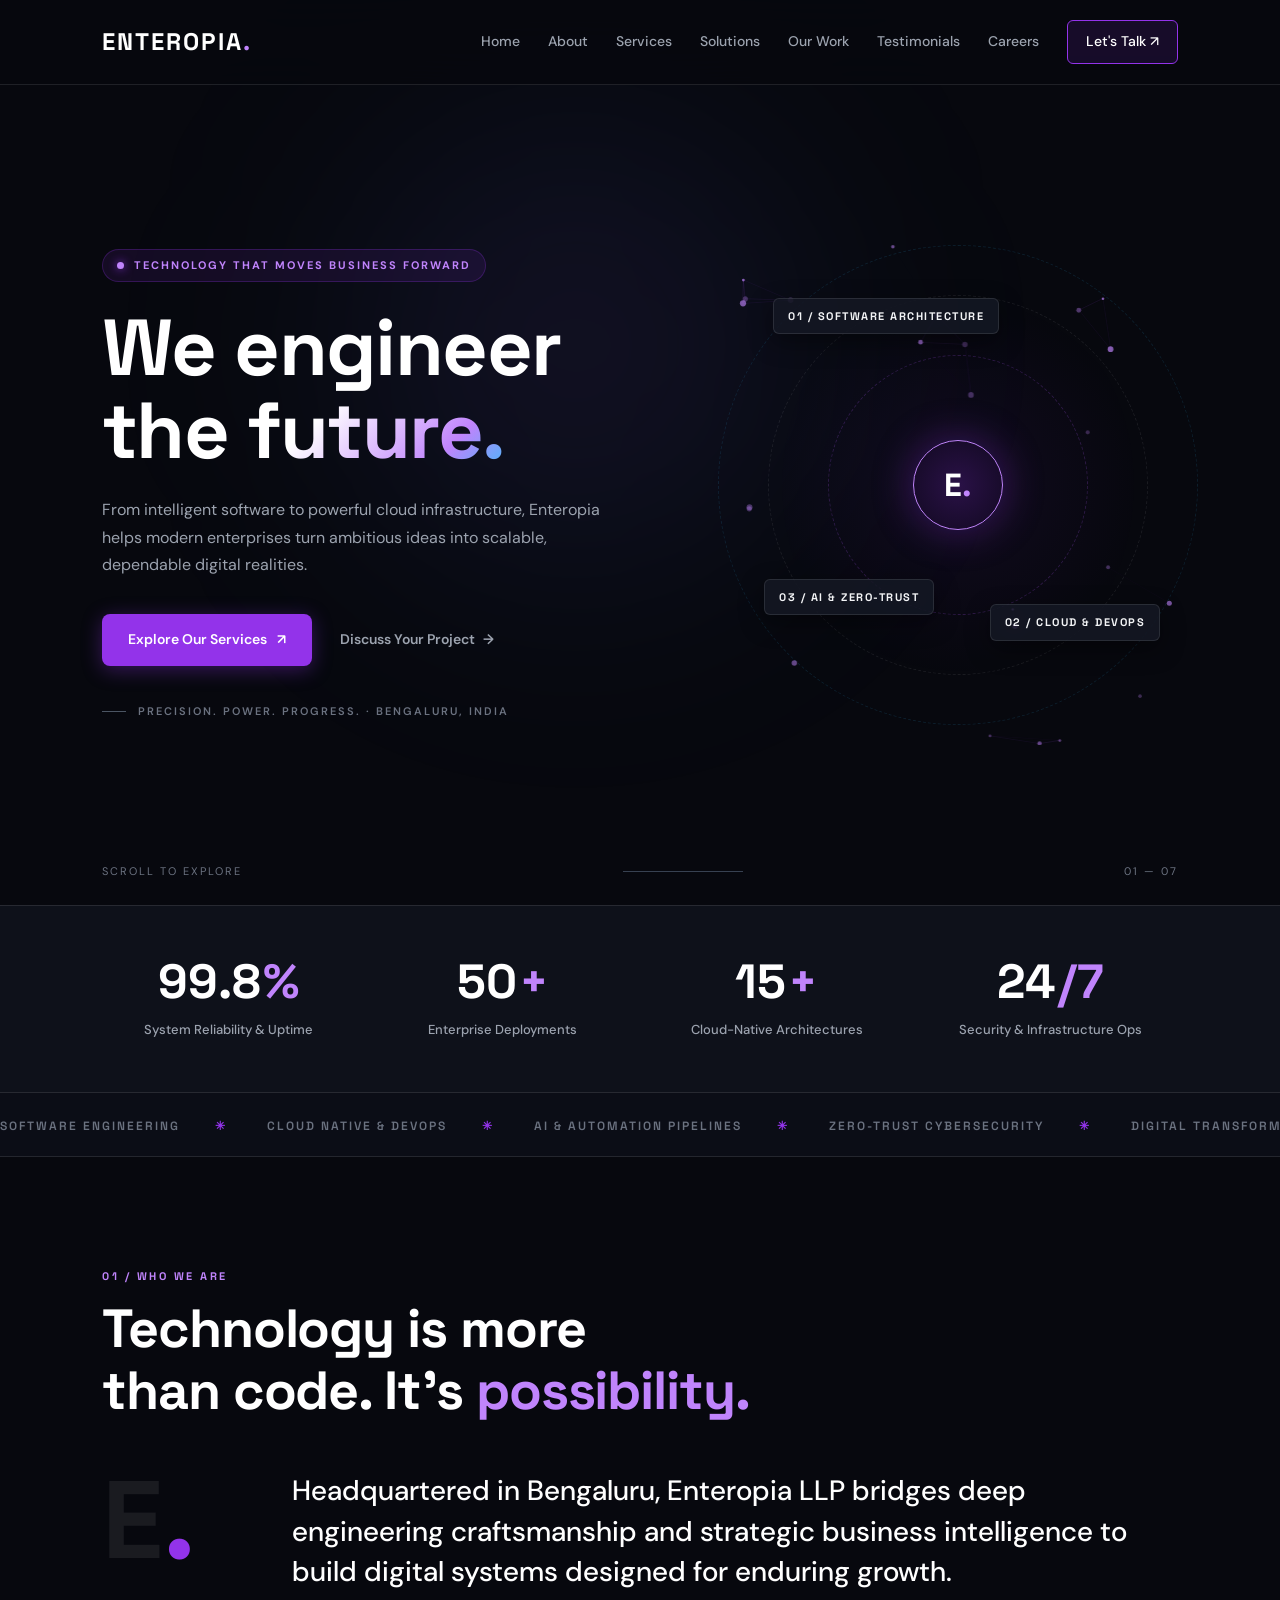
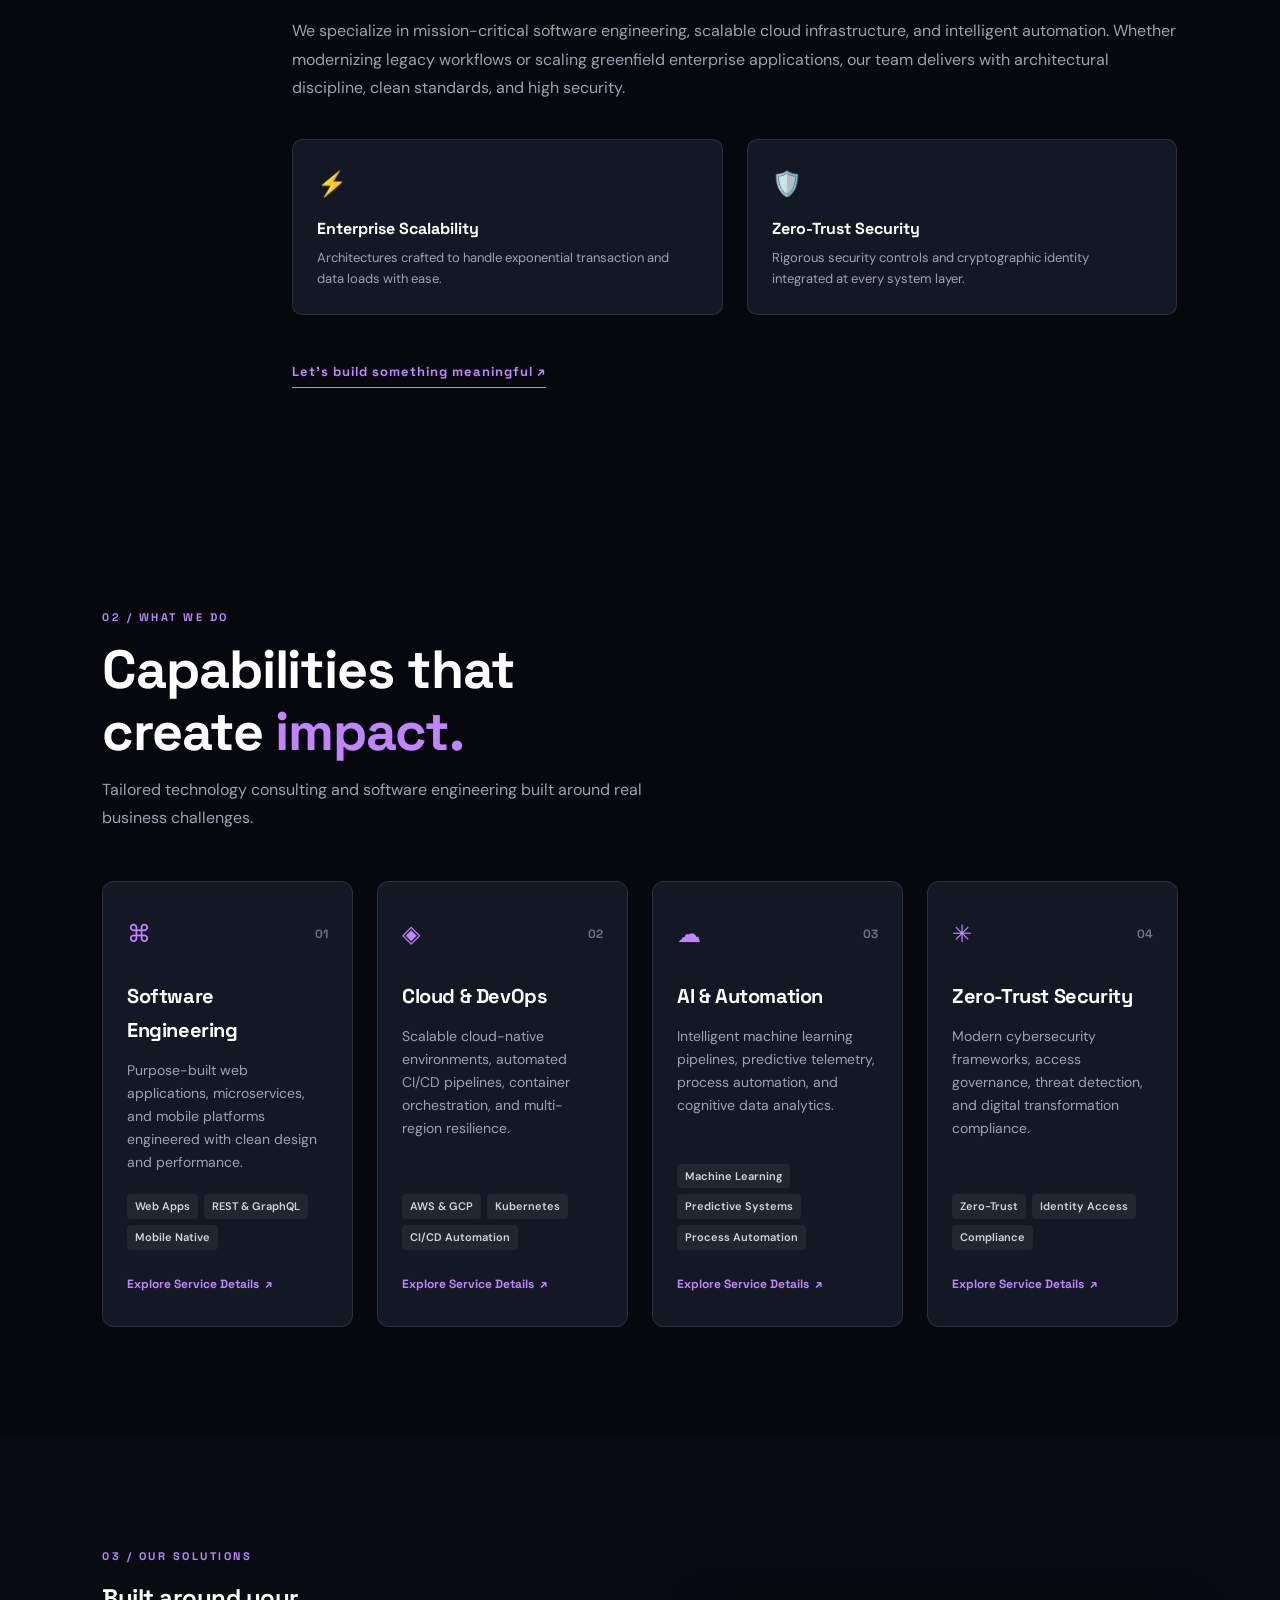
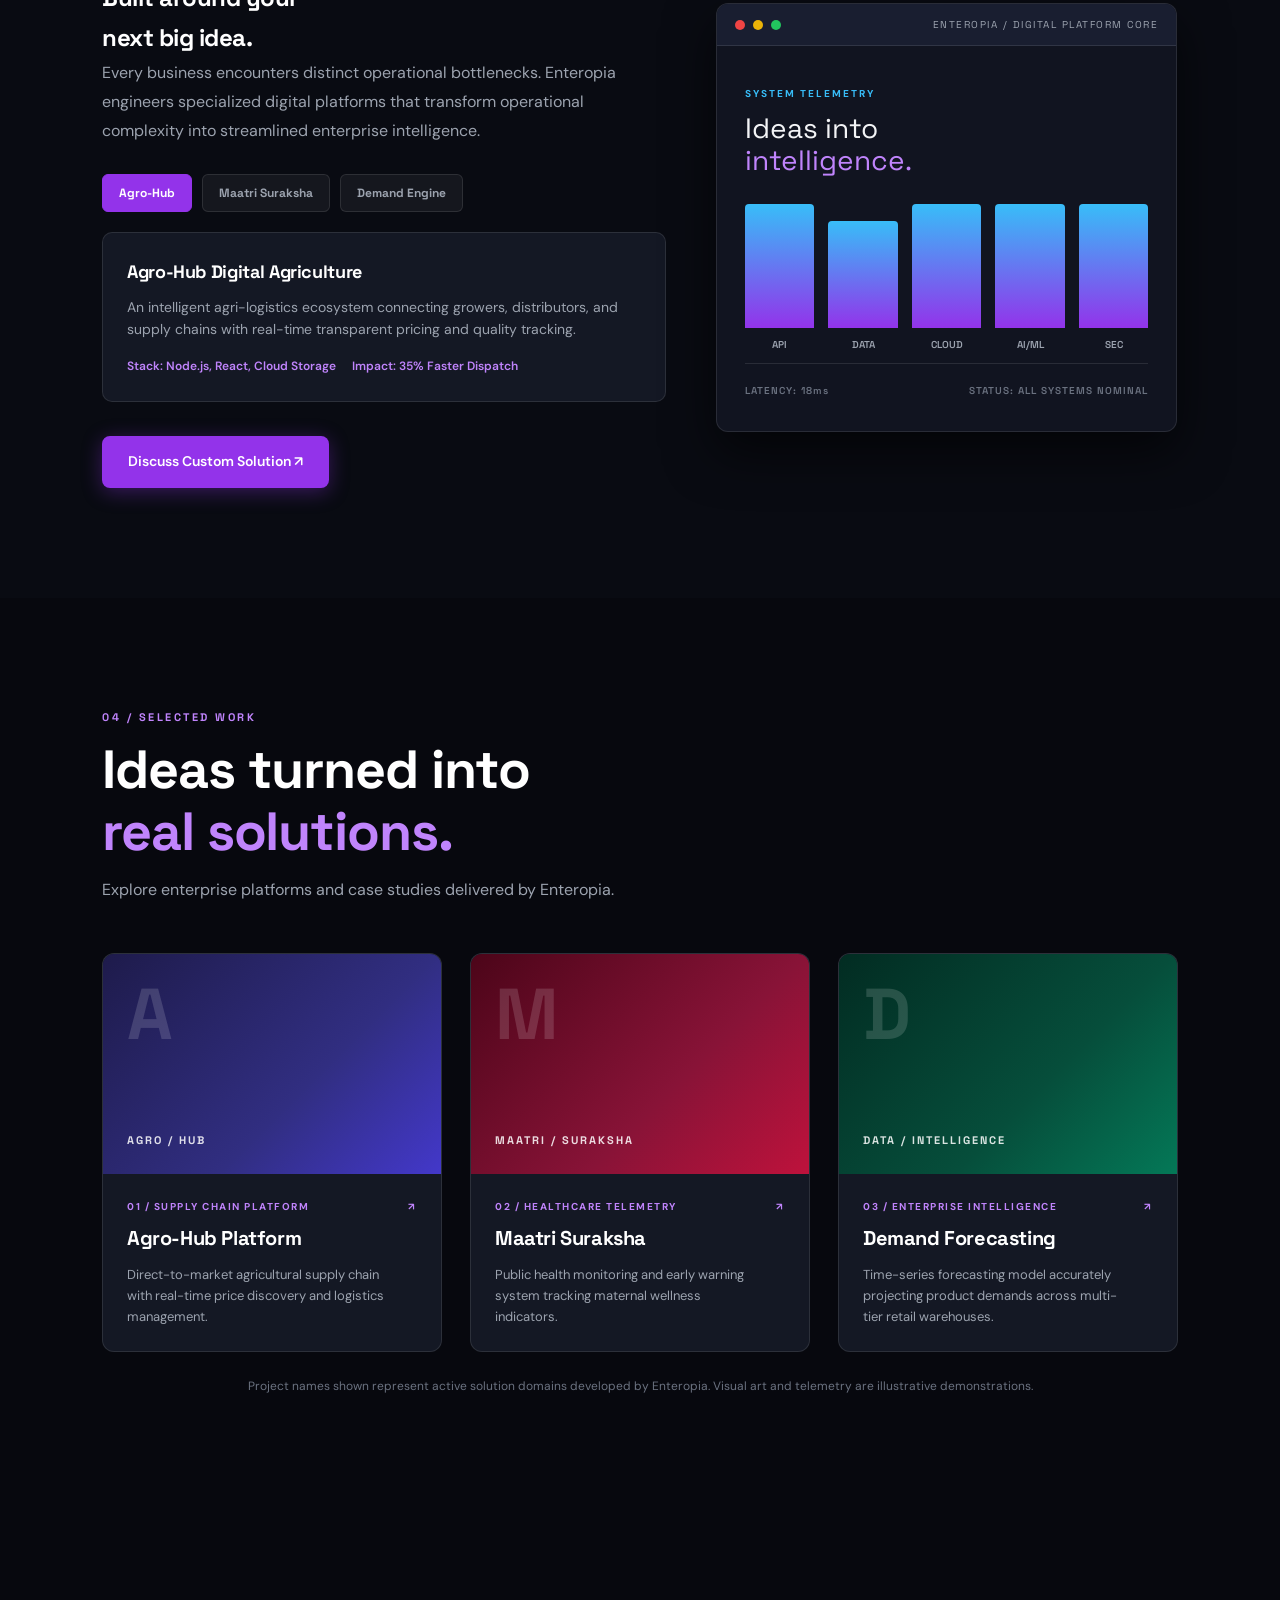
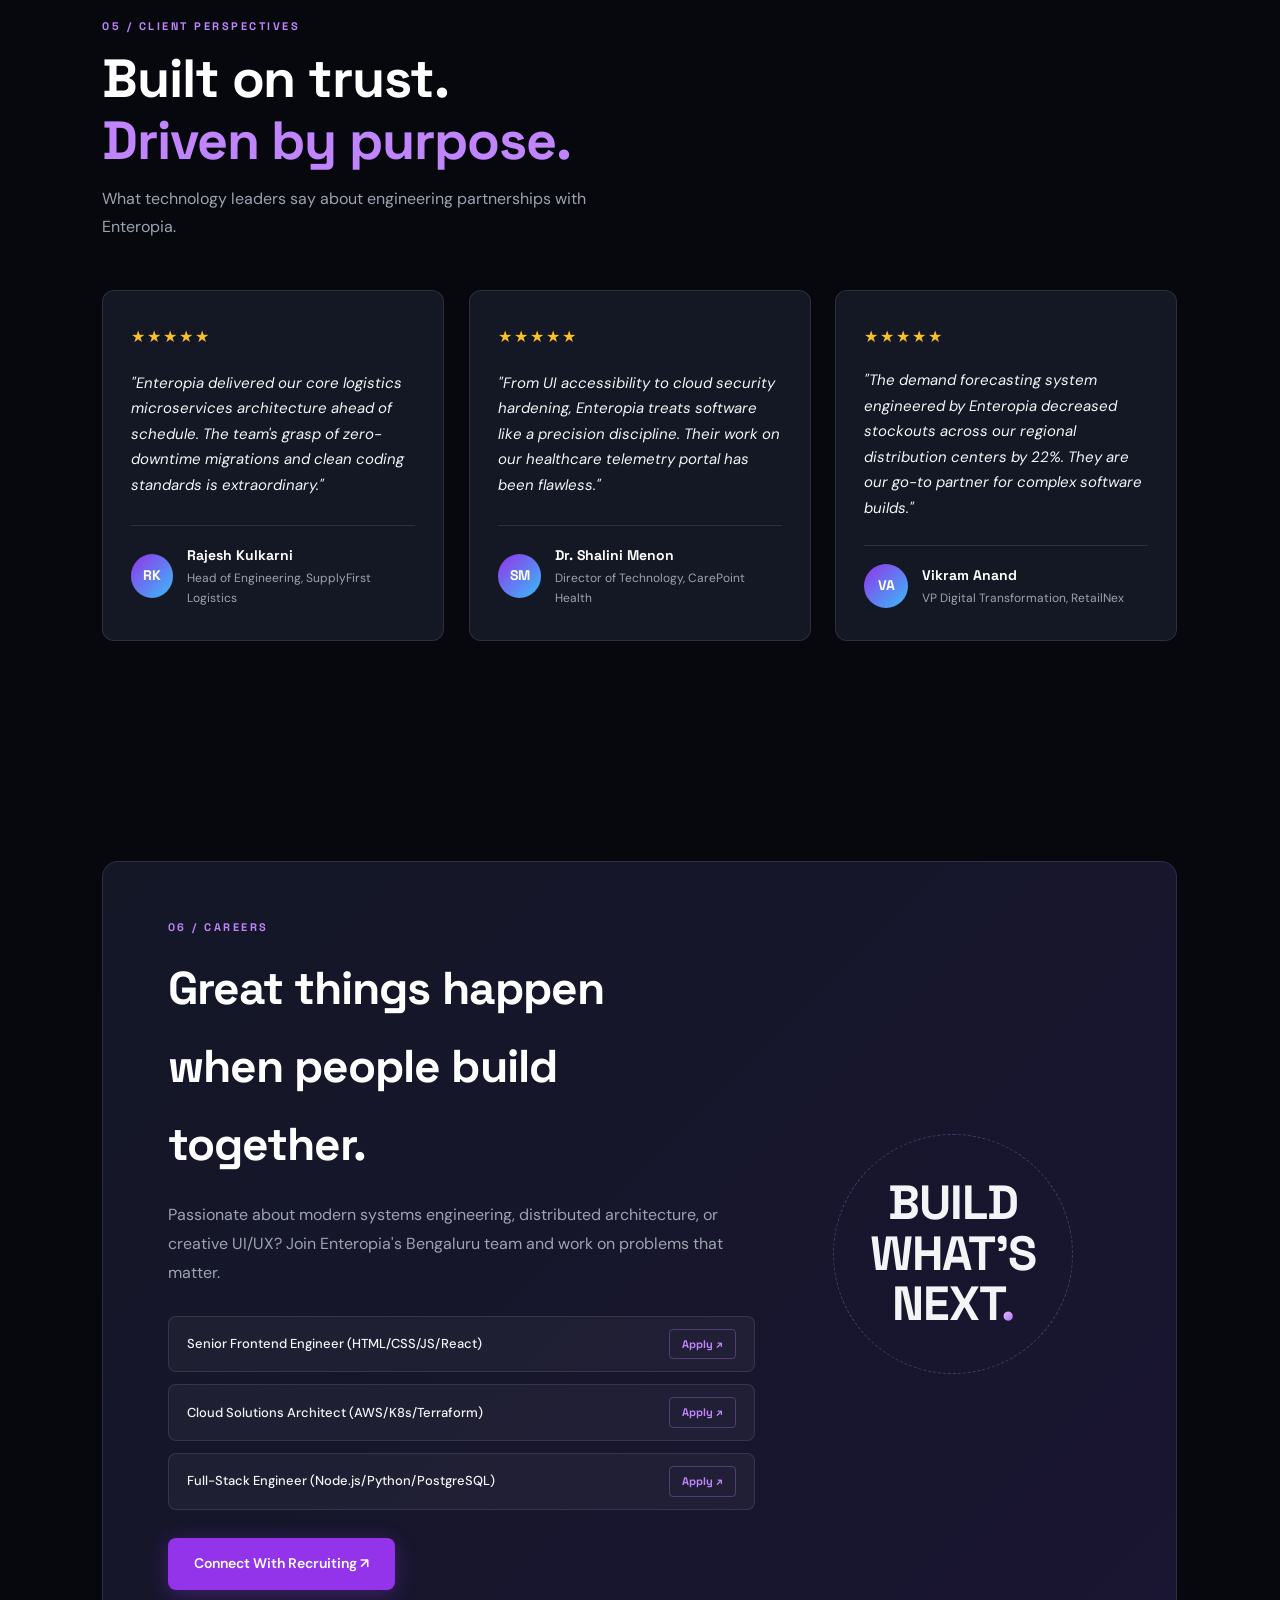
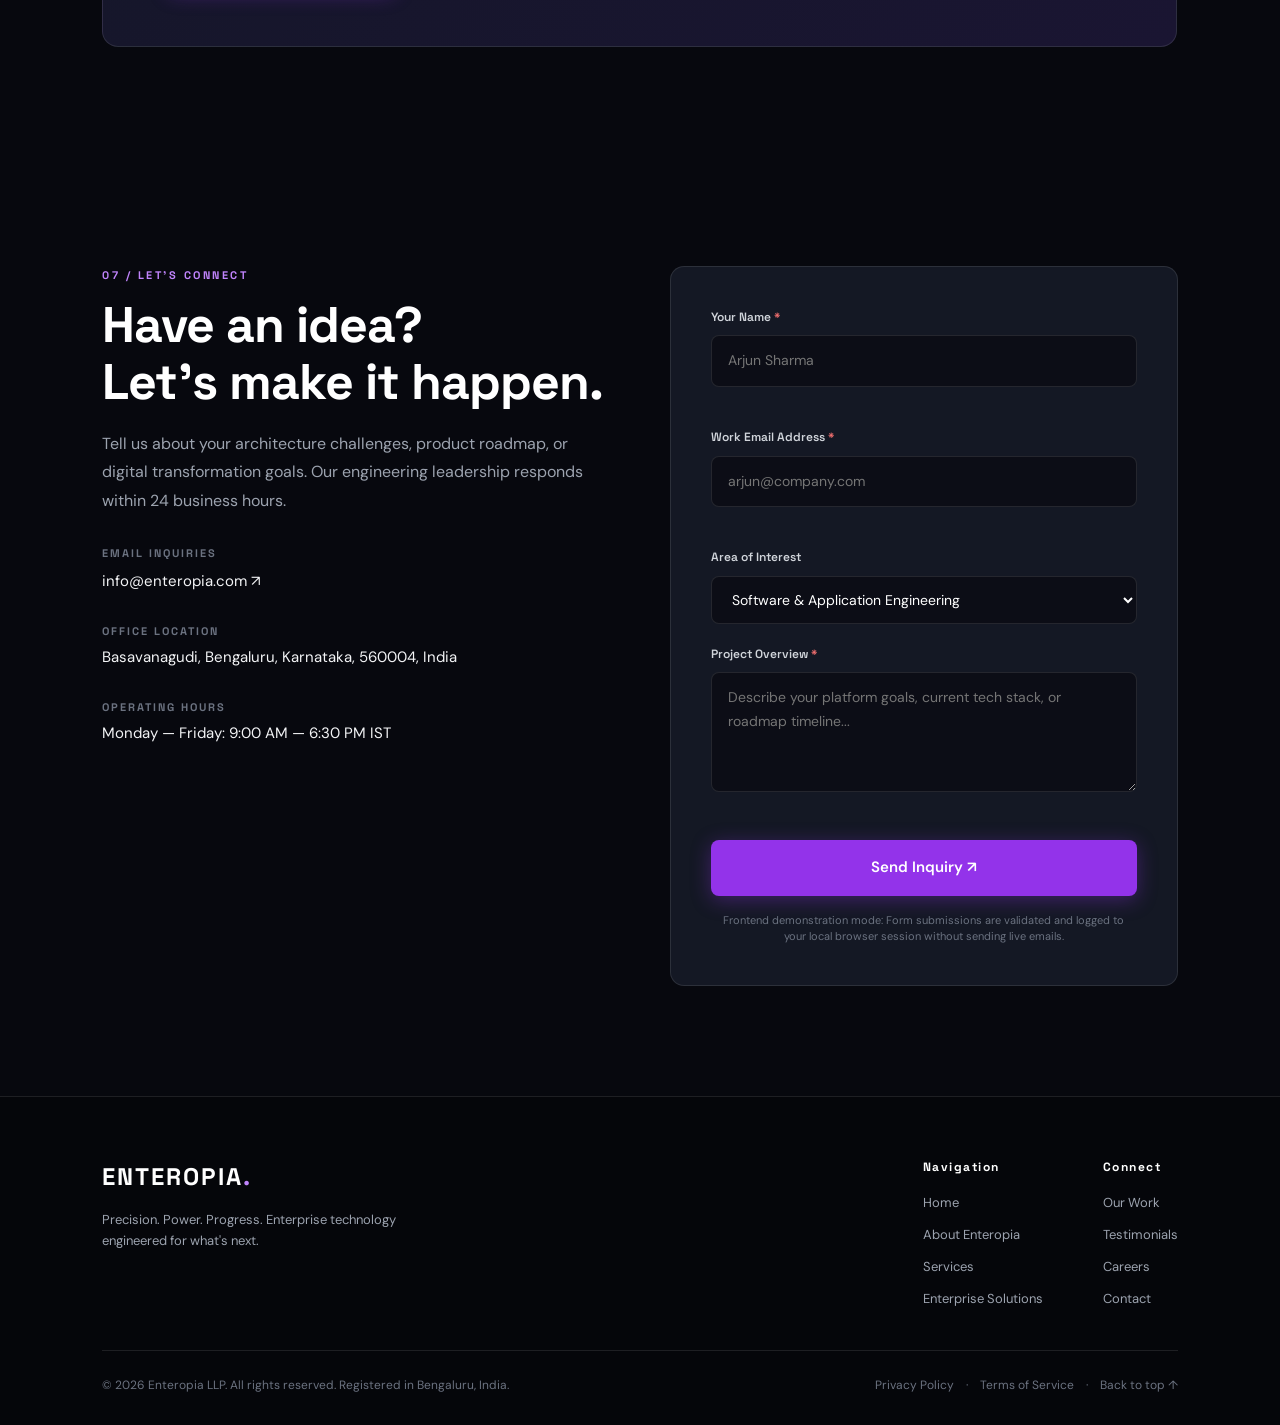
<file: ENTEROPIA_INTERNSHIP/01-enteropia-corporate/index.html>
<!DOCTYPE html>
<html lang="en">
<head>
    <meta charset="UTF-8">
    <meta name="viewport" content="width=device-width, initial-scale=1.0">
    <meta name="description" content="Enteropia LLP — Enterprise software engineering, cloud infrastructure, AI solutions and digital transformation.">
    <title>Enteropia LLP | Technology. Transformed.</title>

    <link rel="preconnect" href="https://fonts.googleapis.com">
    <link rel="preconnect" href="https://fonts.gstatic.com" crossorigin>
    <link href="https://fonts.googleapis.com/css2?family=DM+Sans:ital,wght@0,400;0,500;0,600;0,700;1,400&family=Space+Grotesk:wght@400;500;600;700&display=swap" rel="stylesheet">

    <link rel="stylesheet" href="style.css">
</head>
<body>

<div class="page-glow"></div>

<!-- HEADER / NAVBAR -->
<header class="navbar" id="header">
    <a href="#home" class="logo">ENTEROPIA<span>.</span></a>

    <button class="menu-toggle" id="menuToggle" aria-label="Toggle navigation" aria-expanded="false" aria-controls="navMenu">
        <span></span><span></span>
    </button>

    <nav id="navMenu">
        <a href="#home">Home</a>
        <a href="#about">About</a>
        <a href="#services">Services</a>
        <a href="#products">Solutions</a>
        <a href="#portfolio">Our Work</a>
        <a href="#testimonials">Testimonials</a>
        <a href="#careers">Careers</a>
        <a href="#contact" class="nav-contact">Let's Talk ↗</a>
    </nav>
</header>

<main>

    <!-- HERO SECTION -->
    <section class="hero" id="home">
        <div class="hero-content reveal">
            <div class="availability">
                <span class="status-dot"></span>
                TECHNOLOGY THAT MOVES BUSINESS FORWARD
            </div>

            <h1>
                We engineer<br>
                the <span class="gradient-text">future.</span>
            </h1>

            <p class="hero-description">
                From intelligent software to powerful cloud infrastructure,
                Enteropia helps modern enterprises turn ambitious ideas into
                scalable, dependable digital realities.
            </p>

            <div class="hero-actions">
                <a href="#services" class="primary-btn">Explore Our Services <span>↗</span></a>
                <a href="#contact" class="text-btn">Discuss Your Project <span>→</span></a>
            </div>

            <div class="hero-note">
                <span class="note-line"></span>
                PRECISION. POWER. PROGRESS. · BENGALURU, INDIA
            </div>
        </div>

        <div class="hero-visual reveal" id="heroVisual">
            <canvas id="heroCanvas" class="hero-canvas" aria-label="Interactive geometric network graphic"></canvas>
            <div class="visual-grid"></div>
            <div class="orbit orbit-one"></div>
            <div class="orbit orbit-two"></div>
            <div class="orbit orbit-three"></div>

            <div class="core">
                <div class="core-inner">E<span>.</span></div>
            </div>

            <div class="floating-tag tag-one">01 / SOFTWARE ARCHITECTURE</div>
            <div class="floating-tag tag-two">02 / CLOUD & DEVOPS</div>
            <div class="floating-tag tag-three">03 / AI & ZERO-TRUST</div>
        </div>

        <div class="hero-bottom">
            <span>SCROLL TO EXPLORE</span>
            <div class="scroll-line"></div>
            <span>01 — 07</span>
        </div>
    </section>

    <!-- METRICS STRIP (ANIMATED STATS) -->
    <section class="metrics-strip">
        <div class="metric-item reveal">
            <div class="metric-number"><span class="counter" data-target="99.9" data-decimals="1">0</span><span class="metric-unit">%</span></div>
            <span class="metric-label">System Reliability & Uptime</span>
        </div>
        <div class="metric-item reveal">
            <div class="metric-number"><span class="counter" data-target="50" data-decimals="0">0</span><span class="metric-unit">+</span></div>
            <span class="metric-label">Enterprise Deployments</span>
        </div>
        <div class="metric-item reveal">
            <div class="metric-number"><span class="counter" data-target="15" data-decimals="0">0</span><span class="metric-unit">+</span></div>
            <span class="metric-label">Cloud-Native Architectures</span>
        </div>
        <div class="metric-item reveal">
            <div class="metric-number"><span class="counter" data-target="24" data-decimals="0">0</span><span class="metric-unit">/7</span></div>
            <span class="metric-label">Security & Infrastructure Ops</span>
        </div>
    </section>

    <!-- INTRO TICKER STRIP -->
    <section class="intro-strip" aria-hidden="true">
        <div class="ticker-track">
            <div>SOFTWARE ENGINEERING <span>✳</span></div>
            <div>CLOUD NATIVE & DEVOPS <span>✳</span></div>
            <div>AI & AUTOMATION PIPELINES <span>✳</span></div>
            <div>ZERO-TRUST CYBERSECURITY <span>✳</span></div>
            <div>DIGITAL TRANSFORMATION <span>✳</span></div>
            <div>SOFTWARE ENGINEERING <span>✳</span></div>
            <div>CLOUD NATIVE & DEVOPS <span>✳</span></div>
            <div>AI & AUTOMATION PIPELINES <span>✳</span></div>
        </div>
    </section>

    <!-- ABOUT SECTION -->
    <section class="section about" id="about">
        <div class="section-heading reveal">
            <p class="eyebrow">01 / WHO WE ARE</p>
            <h2>Technology is more<br>than code. It's <span>possibility.</span></h2>
        </div>

        <div class="about-content reveal">
            <div class="about-number">E<span>.</span></div>
            <div>
                <p class="about-main">
                    Headquartered in Bengaluru, Enteropia LLP bridges deep engineering
                    craftsmanship and strategic business intelligence to build digital
                    systems designed for enduring growth.
                </p>
                <p class="muted">
                    We specialize in mission-critical software engineering, scalable cloud infrastructure,
                    and intelligent automation. Whether modernizing legacy workflows or scaling greenfield
                    enterprise applications, our team delivers with architectural discipline, clean standards,
                    and high security.
                </p>
                <div class="about-features">
                    <div class="about-feat">
                        <span class="feat-icon">⚡</span>
                        <strong>Enterprise Scalability</strong>
                        <p>Architectures crafted to handle exponential transaction and data loads with ease.</p>
                    </div>
                    <div class="about-feat">
                        <span class="feat-icon">🛡️</span>
                        <strong>Zero-Trust Security</strong>
                        <p>Rigorous security controls and cryptographic identity integrated at every system layer.</p>
                    </div>
                </div>
                <a href="#contact" class="underlined-link">Let's build something meaningful ↗</a>
            </div>
        </div>
    </section>

    <!-- SERVICES SECTION -->
    <section class="section services" id="services">
        <div class="section-heading reveal">
            <p class="eyebrow">02 / WHAT WE DO</p>
            <h2>Capabilities that<br>create <span>impact.</span></h2>
            <p class="section-description">
                Tailored technology consulting and software engineering built around real business challenges.
            </p>
        </div>

        <div class="service-grid">

            <article class="service-card reveal" data-service="software">
                <div class="service-top">
                    <span class="service-icon">⌘</span>
                    <span class="service-index">01</span>
                </div>
                <h3>Software Engineering</h3>
                <p>Purpose-built web applications, microservices, and mobile platforms engineered with clean design and performance.</p>
                <div class="service-tags">
                    <span>Web Apps</span>
                    <span>REST & GraphQL</span>
                    <span>Mobile Native</span>
                </div>
                <button class="service-modal-btn" data-open-service="software">Explore Service Details <span>↗</span></button>
            </article>

            <article class="service-card reveal" data-service="cloud">
                <div class="service-top">
                    <span class="service-icon">◈</span>
                    <span class="service-index">02</span>
                </div>
                <h3>Cloud & DevOps</h3>
                <p>Scalable cloud-native environments, automated CI/CD pipelines, container orchestration, and multi-region resilience.</p>
                <div class="service-tags">
                    <span>AWS & GCP</span>
                    <span>Kubernetes</span>
                    <span>CI/CD Automation</span>
                </div>
                <button class="service-modal-btn" data-open-service="cloud">Explore Service Details <span>↗</span></button>
            </article>

            <article class="service-card reveal" data-service="ai">
                <div class="service-top">
                    <span class="service-icon">☁</span>
                    <span class="service-index">03</span>
                </div>
                <h3>AI & Automation</h3>
                <p>Intelligent machine learning pipelines, predictive telemetry, process automation, and cognitive data analytics.</p>
                <div class="service-tags">
                    <span>Machine Learning</span>
                    <span>Predictive Systems</span>
                    <span>Process Automation</span>
                </div>
                <button class="service-modal-btn" data-open-service="ai">Explore Service Details <span>↗</span></button>
            </article>

            <article class="service-card reveal" data-service="security">
                <div class="service-top">
                    <span class="service-icon">✳</span>
                    <span class="service-index">04</span>
                </div>
                <h3>Zero-Trust Security</h3>
                <p>Modern cybersecurity frameworks, access governance, threat detection, and digital transformation compliance.</p>
                <div class="service-tags">
                    <span>Zero-Trust</span>
                    <span>Identity Access</span>
                    <span>Compliance</span>
                </div>
                <button class="service-modal-btn" data-open-service="security">Explore Service Details <span>↗</span></button>
            </article>

        </div>
    </section>

    <!-- SOLUTIONS / PRODUCTS SECTION -->
    <section class="section solutions" id="products">
        <div class="solution-copy reveal">
            <p class="eyebrow">03 / OUR SOLUTIONS</p>
            <h2>Built around your<br><span>next big idea.</span></h2>
            <p class="muted">
                Every business encounters distinct operational bottlenecks. Enteropia engineers
                specialized digital platforms that transform operational complexity into streamlined
                enterprise intelligence.
            </p>

            <div class="solution-tabs">
                <button class="sol-tab active" data-sol="agro">Agro-Hub</button>
                <button class="sol-tab" data-sol="maatri">Maatri Suraksha</button>
                <button class="sol-tab" data-sol="demand">Demand Engine</button>
            </div>

            <div class="solution-tab-content active" id="sol-agro">
                <h4>Agro-Hub Digital Agriculture</h4>
                <p>An intelligent agri-logistics ecosystem connecting growers, distributors, and supply chains with real-time transparent pricing and quality tracking.</p>
                <div class="sol-meta">
                    <span>Stack: Node.js, React, Cloud Storage</span>
                    <span>Impact: 35% Faster Dispatch</span>
                </div>
            </div>

            <div class="solution-tab-content" id="sol-maatri">
                <h4>Maatri Suraksha Maternal Telemetry</h4>
                <p>A preventative healthcare monitoring portal enabling community health workers to track maternal health vitals and schedule timely clinical interventions.</p>
                <div class="sol-meta">
                    <span>Stack: Flutter, Python API, PostgreSQL</span>
                    <span>Impact: 98% On-Time Intervention</span>
                </div>
            </div>

            <div class="solution-tab-content" id="sol-demand">
                <h4>Demand Forecasting Intelligence</h4>
                <p>AI-driven predictive platform analyzing regional demand fluctuations, market trends, and supply chain timelines to optimize inventory holding costs.</p>
                <div class="sol-meta">
                    <span>Stack: Python ML, Time-Series Models, AWS</span>
                    <span>Impact: 22% Reduced Stockouts</span>
                </div>
            </div>

            <a href="#contact" class="primary-btn sol-cta">Discuss Custom Solution ↗</a>
        </div>

        <div class="solution-visual reveal">
            <div class="solution-window">
                <div class="window-header">
                    <span></span><span></span><span></span>
                    <small>ENTEROPIA / DIGITAL PLATFORM CORE</small>
                </div>
                <div class="window-content">
                    <div class="window-badge">SYSTEM TELEMETRY</div>
                    <div class="window-title">Ideas into<br><span>intelligence.</span></div>
                    <div class="window-bars">
                        <div class="bar-col"><i style="--bar:88%"></i><span>API</span></div>
                        <div class="bar-col"><i style="--bar:72%"></i><span>DATA</span></div>
                        <div class="bar-col"><i style="--bar:96%"></i><span>CLOUD</span></div>
                        <div class="bar-col"><i style="--bar:84%"></i><span>AI/ML</span></div>
                        <div class="bar-col"><i style="--bar:92%"></i><span>SEC</span></div>
                    </div>
                    <div class="window-footer">
                        <span>LATENCY: 18ms</span>
                        <span>STATUS: ALL SYSTEMS NOMINAL</span>
                    </div>
                </div>
            </div>
        </div>
    </section>

    <!-- PORTFOLIO / CASE STUDIES -->
    <section class="section portfolio" id="portfolio">
        <div class="section-heading reveal">
            <p class="eyebrow">04 / SELECTED WORK</p>
            <h2>Ideas turned into<br><span>real solutions.</span></h2>
            <p class="section-description">
                Explore enterprise platforms and case studies delivered by Enteropia.
            </p>
        </div>

        <div class="portfolio-grid">
            <article class="portfolio-card reveal" data-project="agro">
                <div class="project-art art-one">
                    <span class="art-symbol">A</span>
                    <span class="art-label">AGRO / HUB</span>
                    <span class="art-overlay-pill">Explore Case Study</span>
                </div>
                <div class="project-info">
                    <div>
                        <span>01 / SUPPLY CHAIN PLATFORM</span>
                        <h3>Agro-Hub Platform</h3>
                        <p class="project-summary">Direct-to-market agricultural supply chain with real-time price discovery and logistics management.</p>
                    </div>
                    <span class="project-arrow" aria-hidden="true">↗</span>
                </div>
            </article>

            <article class="portfolio-card reveal" data-project="maatri">
                <div class="project-art art-two">
                    <span class="art-symbol">M</span>
                    <span class="art-label">MAATRI / SURAKSHA</span>
                    <span class="art-overlay-pill">Explore Case Study</span>
                </div>
                <div class="project-info">
                    <div>
                        <span>02 / HEALTHCARE TELEMETRY</span>
                        <h3>Maatri Suraksha</h3>
                        <p class="project-summary">Public health monitoring and early warning system tracking maternal wellness indicators.</p>
                    </div>
                    <span class="project-arrow" aria-hidden="true">↗</span>
                </div>
            </article>

            <article class="portfolio-card reveal" data-project="demand">
                <div class="project-art art-three">
                    <span class="art-symbol">D</span>
                    <span class="art-label">DATA / INTELLIGENCE</span>
                    <span class="art-overlay-pill">Explore Case Study</span>
                </div>
                <div class="project-info">
                    <div>
                        <span>03 / ENTERPRISE INTELLIGENCE</span>
                        <h3>Demand Forecasting</h3>
                        <p class="project-summary">Time-series forecasting model accurately projecting product demands across multi-tier retail warehouses.</p>
                    </div>
                    <span class="project-arrow" aria-hidden="true">↗</span>
                </div>
            </article>
        </div>
        <p class="sample-note">Project names shown represent active solution domains developed by Enteropia. Visual art and telemetry are illustrative demonstrations.</p>
    </section>

    <!-- TESTIMONIALS SECTION -->
    <section class="section testimonials" id="testimonials">
        <div class="section-heading reveal">
            <p class="eyebrow">05 / CLIENT PERSPECTIVES</p>
            <h2>Built on trust.<br><span>Driven by purpose.</span></h2>
            <p class="section-description">
                What technology leaders say about engineering partnerships with Enteropia.
            </p>
        </div>

        <div class="testimonials-grid">
            <div class="testimonial-card reveal">
                <div class="rating-stars" aria-label="5 out of 5 stars">★★★★★</div>
                <p class="testimonial-quote">
                    "Enteropia delivered our core logistics microservices architecture ahead of schedule.
                    The team's grasp of zero-downtime migrations and clean coding standards is extraordinary."
                </p>
                <div class="testimonial-author">
                    <div class="author-avatar">RK</div>
                    <div class="author-info">
                        <strong>Rajesh Kulkarni</strong>
                        <span>Head of Engineering, SupplyFirst Logistics</span>
                    </div>
                </div>
            </div>

            <div class="testimonial-card reveal">
                <div class="rating-stars" aria-label="5 out of 5 stars">★★★★★</div>
                <p class="testimonial-quote">
                    "From UI accessibility to cloud security hardening, Enteropia treats software like
                    a precision discipline. Their work on our healthcare telemetry portal has been flawless."
                </p>
                <div class="testimonial-author">
                    <div class="author-avatar">SM</div>
                    <div class="author-info">
                        <strong>Dr. Shalini Menon</strong>
                        <span>Director of Technology, CarePoint Health</span>
                    </div>
                </div>
            </div>

            <div class="testimonial-card reveal">
                <div class="rating-stars" aria-label="5 out of 5 stars">★★★★★</div>
                <p class="testimonial-quote">
                    "The demand forecasting system engineered by Enteropia decreased stockouts across our regional
                    distribution centers by 22%. They are our go-to partner for complex software builds."
                </p>
                <div class="testimonial-author">
                    <div class="author-avatar">VA</div>
                    <div class="author-info">
                        <strong>Vikram Anand</strong>
                        <span>VP Digital Transformation, RetailNex</span>
                    </div>
                </div>
            </div>
        </div>
    </section>

    <!-- CAREERS SECTION -->
    <section class="section careers" id="careers">
        <div class="careers-panel reveal">
            <div class="careers-info">
                <p class="eyebrow">06 / CAREERS</p>
                <h2>Great things happen<br>when <span>people build together.</span></h2>
                <p class="muted">
                    Passionate about modern systems engineering, distributed architecture, or creative UI/UX?
                    Join Enteropia's Bengaluru team and work on problems that matter.
                </p>
                <div class="open-roles">
                    <div class="role-badge" data-role="Senior Frontend Engineer">
                        <span>Senior Frontend Engineer (HTML/CSS/JS/React)</span>
                        <button class="apply-btn" data-apply="Senior Frontend Engineer">Apply ↗</button>
                    </div>
                    <div class="role-badge" data-role="Cloud Solutions Architect">
                        <span>Cloud Solutions Architect (AWS/K8s/Terraform)</span>
                        <button class="apply-btn" data-apply="Cloud Solutions Architect">Apply ↗</button>
                    </div>
                    <div class="role-badge" data-role="Full-Stack Engineer">
                        <span>Full-Stack Engineer (Node.js/Python/PostgreSQL)</span>
                        <button class="apply-btn" data-apply="Full-Stack Engineer">Apply ↗</button>
                    </div>
                </div>
                <a href="#contact" class="primary-btn">Connect With Recruiting ↗</a>
            </div>
            <div class="career-art">
                <div class="career-orbit"></div>
                <span>BUILD<br>WHAT'S<br>NEXT<span class="gradient-text">.</span></span>
            </div>
        </div>
    </section>

    <!-- CONTACT SECTION -->
    <section class="section contact" id="contact">
        <div class="contact-layout">
            <div class="contact-copy reveal">
                <p class="eyebrow">07 / LET'S CONNECT</p>
                <h2>Have an idea?<br>Let's make it <span>happen.</span></h2>
                <p class="muted">
                    Tell us about your architecture challenges, product roadmap, or digital transformation goals.
                    Our engineering leadership responds within 24 business hours.
                </p>

                <div class="contact-detail">
                    <span>EMAIL INQUIRIES</span>
                    <a href="mailto:info@enteropia.com">info@enteropia.com ↗</a>
                </div>

                <div class="contact-detail">
                    <span>OFFICE LOCATION</span>
                    <p>Basavanagudi, Bengaluru, Karnataka, 560004, India</p>
                </div>

                <div class="contact-detail">
                    <span>OPERATING HOURS</span>
                    <p>Monday — Friday: 9:00 AM — 6:30 PM IST</p>
                </div>
            </div>

            <form id="contactForm" class="contact-form reveal" novalidate>
                <div class="form-group">
                    <label for="name">Your Name <span class="required">*</span></label>
                    <input type="text" id="name" name="name" placeholder="Arjun Sharma" required minlength="2">
                    <span class="field-error" id="nameError"></span>
                </div>

                <div class="form-group">
                    <label for="email">Work Email Address <span class="required">*</span></label>
                    <input type="email" id="email" name="email" placeholder="arjun@company.com" required>
                    <span class="field-error" id="emailError"></span>
                </div>

                <div class="form-group">
                    <label for="serviceInterest">Area of Interest</label>
                    <select id="serviceInterest" name="serviceInterest">
                        <option value="Software Development">Software & Application Engineering</option>
                        <option value="Cloud Architecture">Cloud Native & DevOps Infrastructure</option>
                        <option value="AI & Automation">AI & Machine Learning Pipelines</option>
                        <option value="Zero-Trust Security">Zero-Trust Cybersecurity & Audit</option>
                        <option value="Other">General Enterprise Inquiry</option>
                    </select>
                </div>

                <div class="form-group">
                    <label for="message">Project Overview <span class="required">*</span></label>
                    <textarea id="message" name="message" placeholder="Describe your platform goals, current tech stack, or roadmap timeline..." required minlength="10"></textarea>
                    <span class="field-error" id="messageError"></span>
                </div>

                <button type="submit" class="primary-btn submit-btn" id="contactSubmitBtn">
                    <span>Send Inquiry ↗</span>
                </button>

                <div id="formStatus" class="form-status" role="status" aria-live="polite"></div>
                <small class="demo-disclaimer">Frontend demonstration mode: Form submissions are validated and logged to your local browser session without sending live emails.</small>
            </form>
        </div>
    </section>

</main>

<!-- FOOTER -->
<footer class="footer">
    <div class="footer-top">
        <div>
            <a href="#home" class="logo">ENTEROPIA<span>.</span></a>
            <p class="footer-tagline">Precision. Power. Progress. Enterprise technology engineered for what's next.</p>
        </div>
        <div class="footer-nav">
            <div class="footer-col">
                <strong>Navigation</strong>
                <a href="#home">Home</a>
                <a href="#about">About Enteropia</a>
                <a href="#services">Services</a>
                <a href="#products">Enterprise Solutions</a>
            </div>
            <div class="footer-col">
                <strong>Connect</strong>
                <a href="#portfolio">Our Work</a>
                <a href="#testimonials">Testimonials</a>
                <a href="#careers">Careers</a>
                <a href="#contact">Contact</a>
            </div>
        </div>
    </div>
    <div class="footer-bottom">
        <span>© <span id="currentYear">2026</span> Enteropia LLP. All rights reserved. Registered in Bengaluru, India.</span>
        <div class="footer-legal">
            <a href="#about">Privacy Policy</a>
            <span>·</span>
            <a href="#about">Terms of Service</a>
            <span>·</span>
            <a href="#home">Back to top ↑</a>
        </div>
    </div>
</footer>

<!-- CASE STUDY MODAL -->
<div class="modal-backdrop" id="caseStudyModal" role="dialog" aria-modal="true" aria-labelledby="modalTitle" hidden>
    <div class="modal-box">
        <button class="modal-close" id="modalCloseBtn" aria-label="Close modal">✕</button>
        <span class="modal-badge" id="modalBadge">ENTERPRISE CASE STUDY</span>
        <h2 id="modalTitle">Agro-Hub Digital Supply Chain</h2>
        <div class="modal-meta" id="modalMeta">
            <div><small>CLIENT</small><strong>AgriVentures Consortium</strong></div>
            <div><small>TIMELINE</small><strong>6 Months Delivery</strong></div>
            <div><small>IMPACT</small><strong>35% Dispatch Gain</strong></div>
        </div>
        <div class="modal-body" id="modalBody">
            <p>Full case study details loading...</p>
        </div>
        <div class="modal-actions">
            <a href="#contact" class="primary-btn modal-cta">Discuss Similar Architecture ↗</a>
            <button class="modal-secondary-btn" id="modalSecondaryClose">Close Overview</button>
        </div>
    </div>
</div>

<!-- TOAST NOTIFICATION -->
<div class="toast" id="toast" role="status" aria-live="polite"></div>

<script src="script.js"></script>
</body>
</html>
</file>
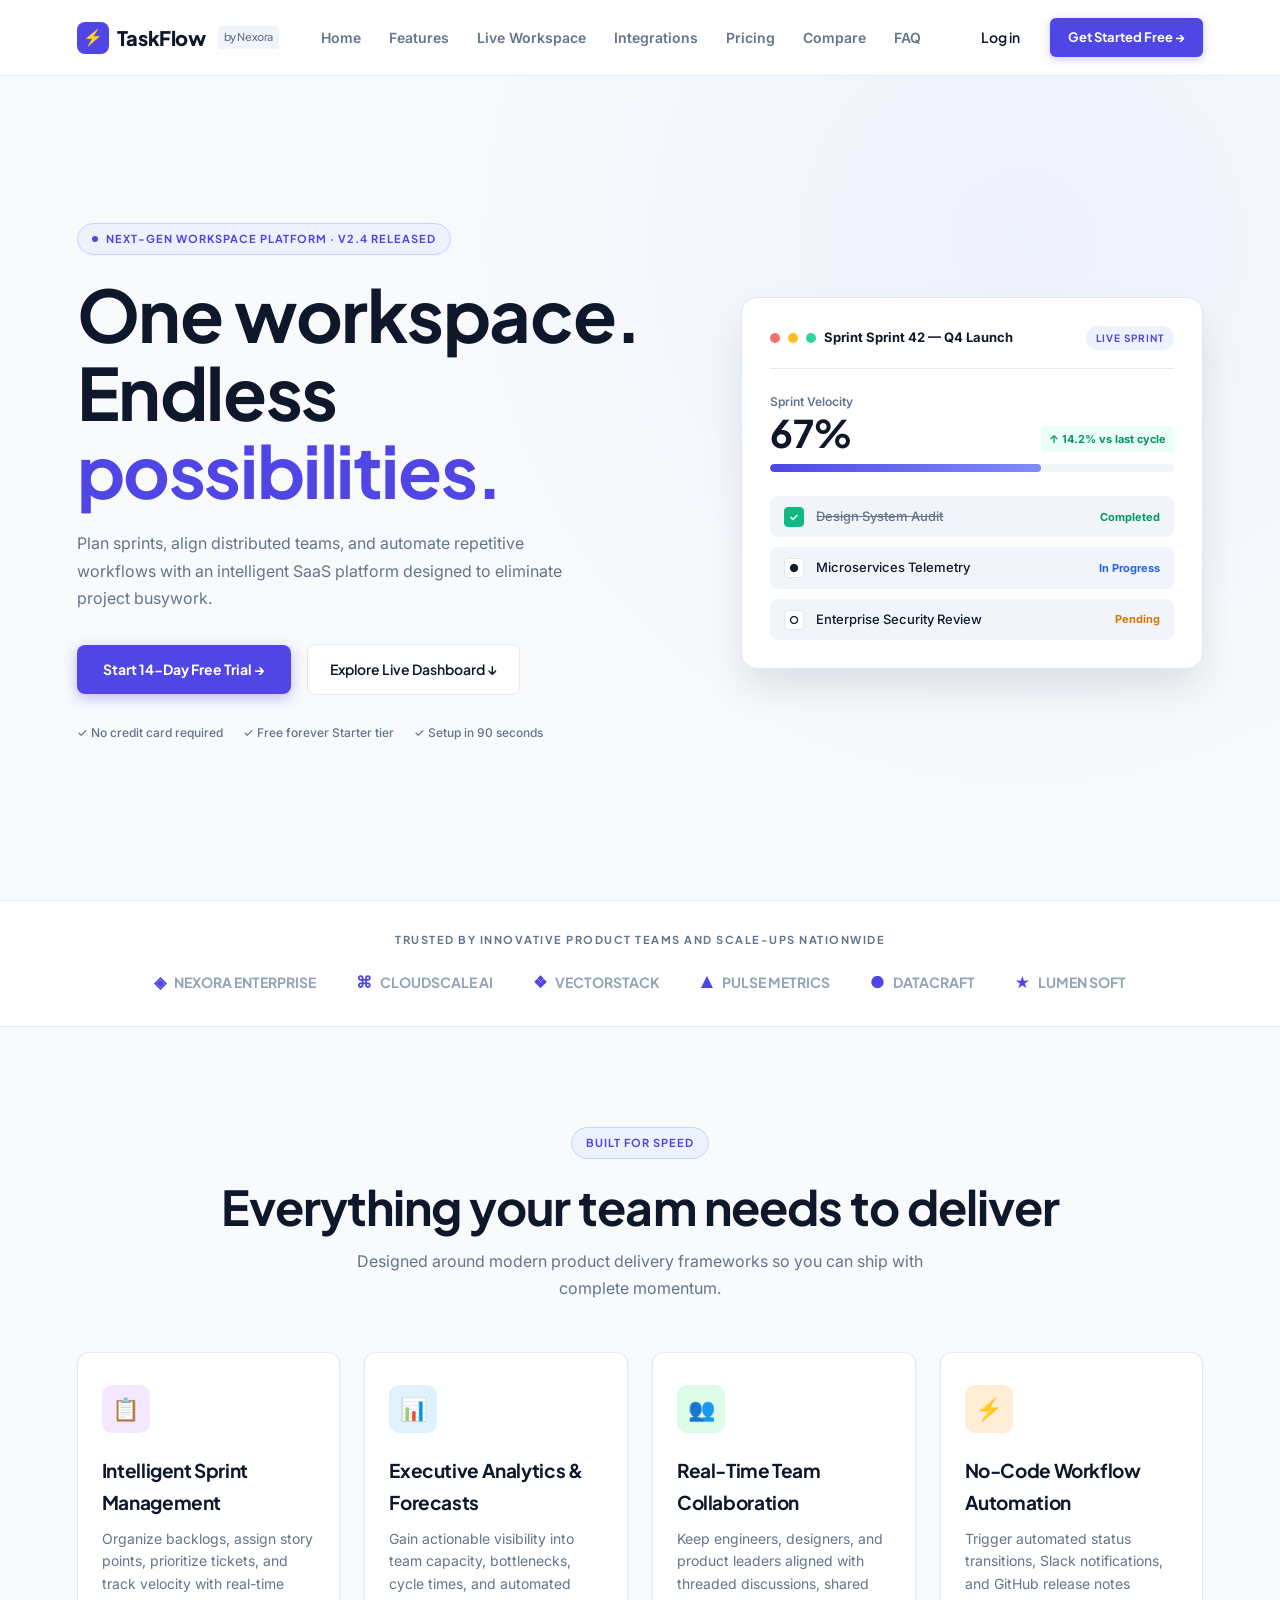
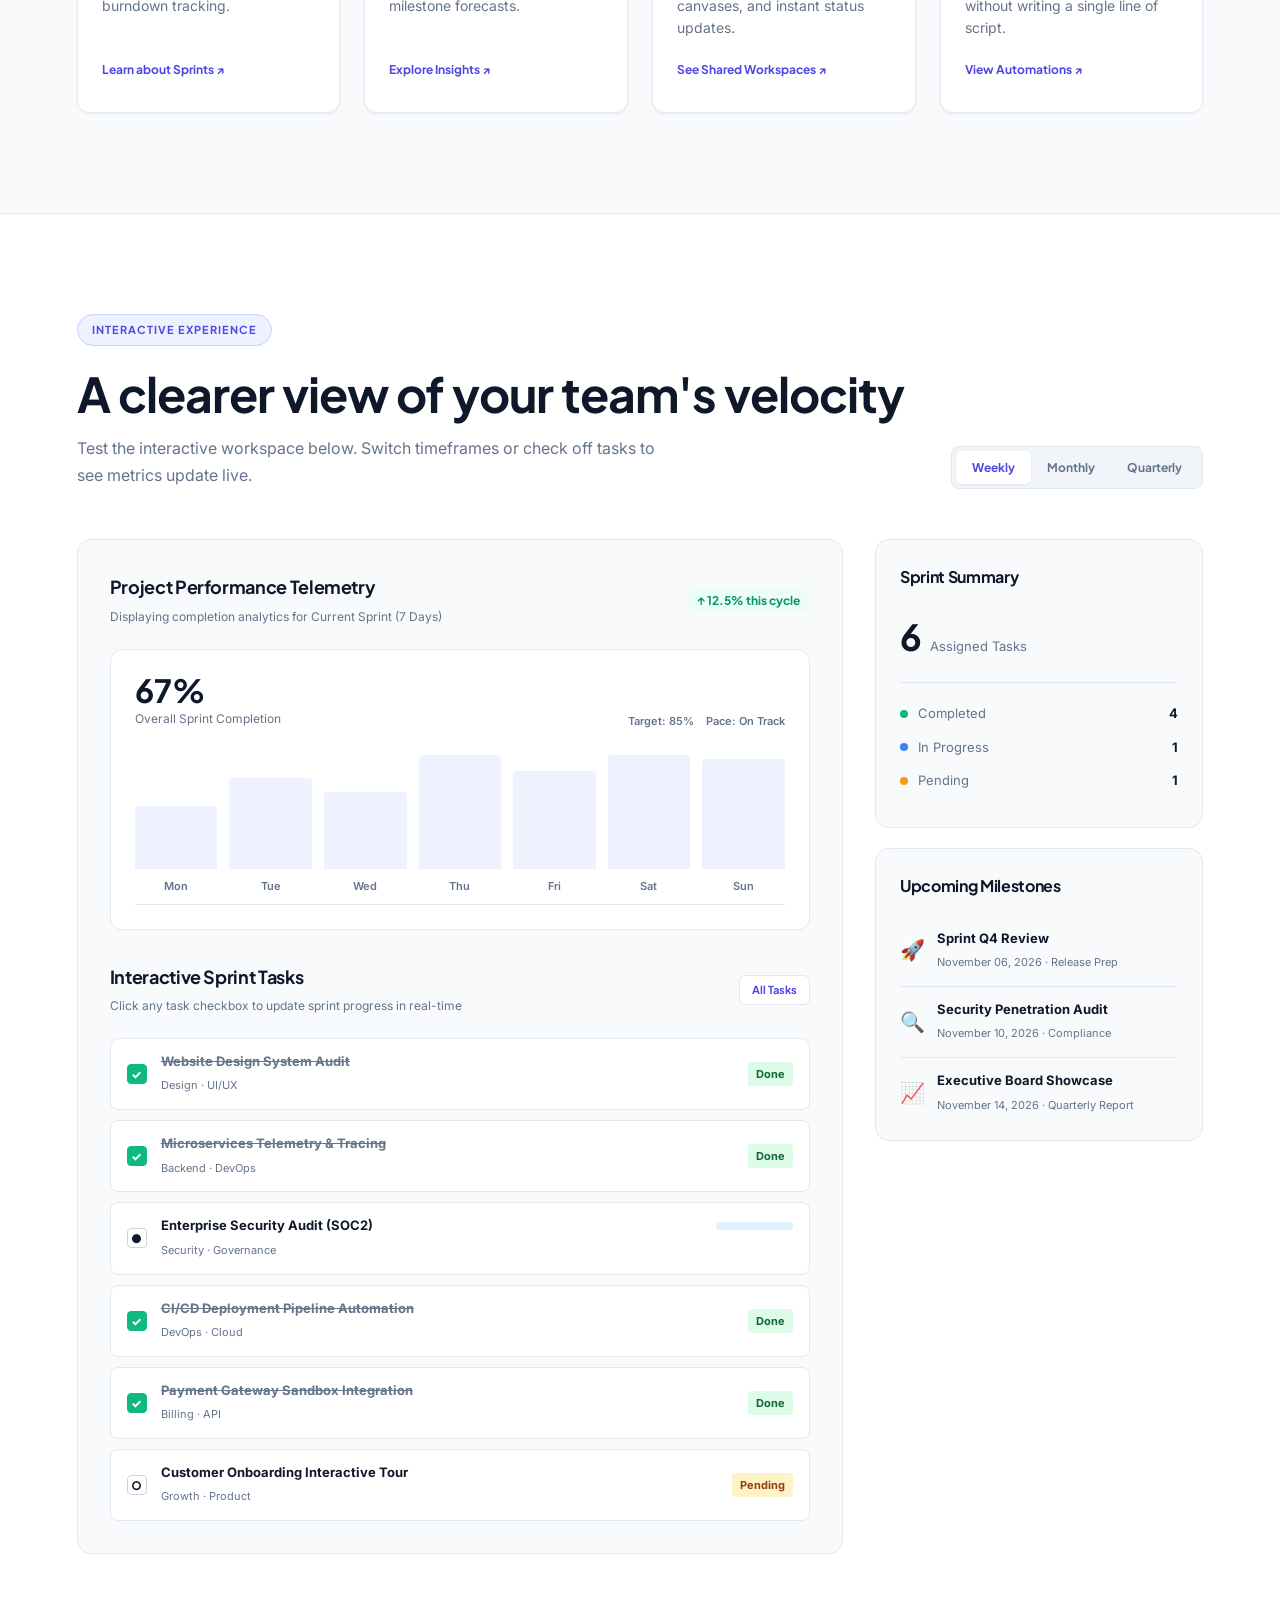
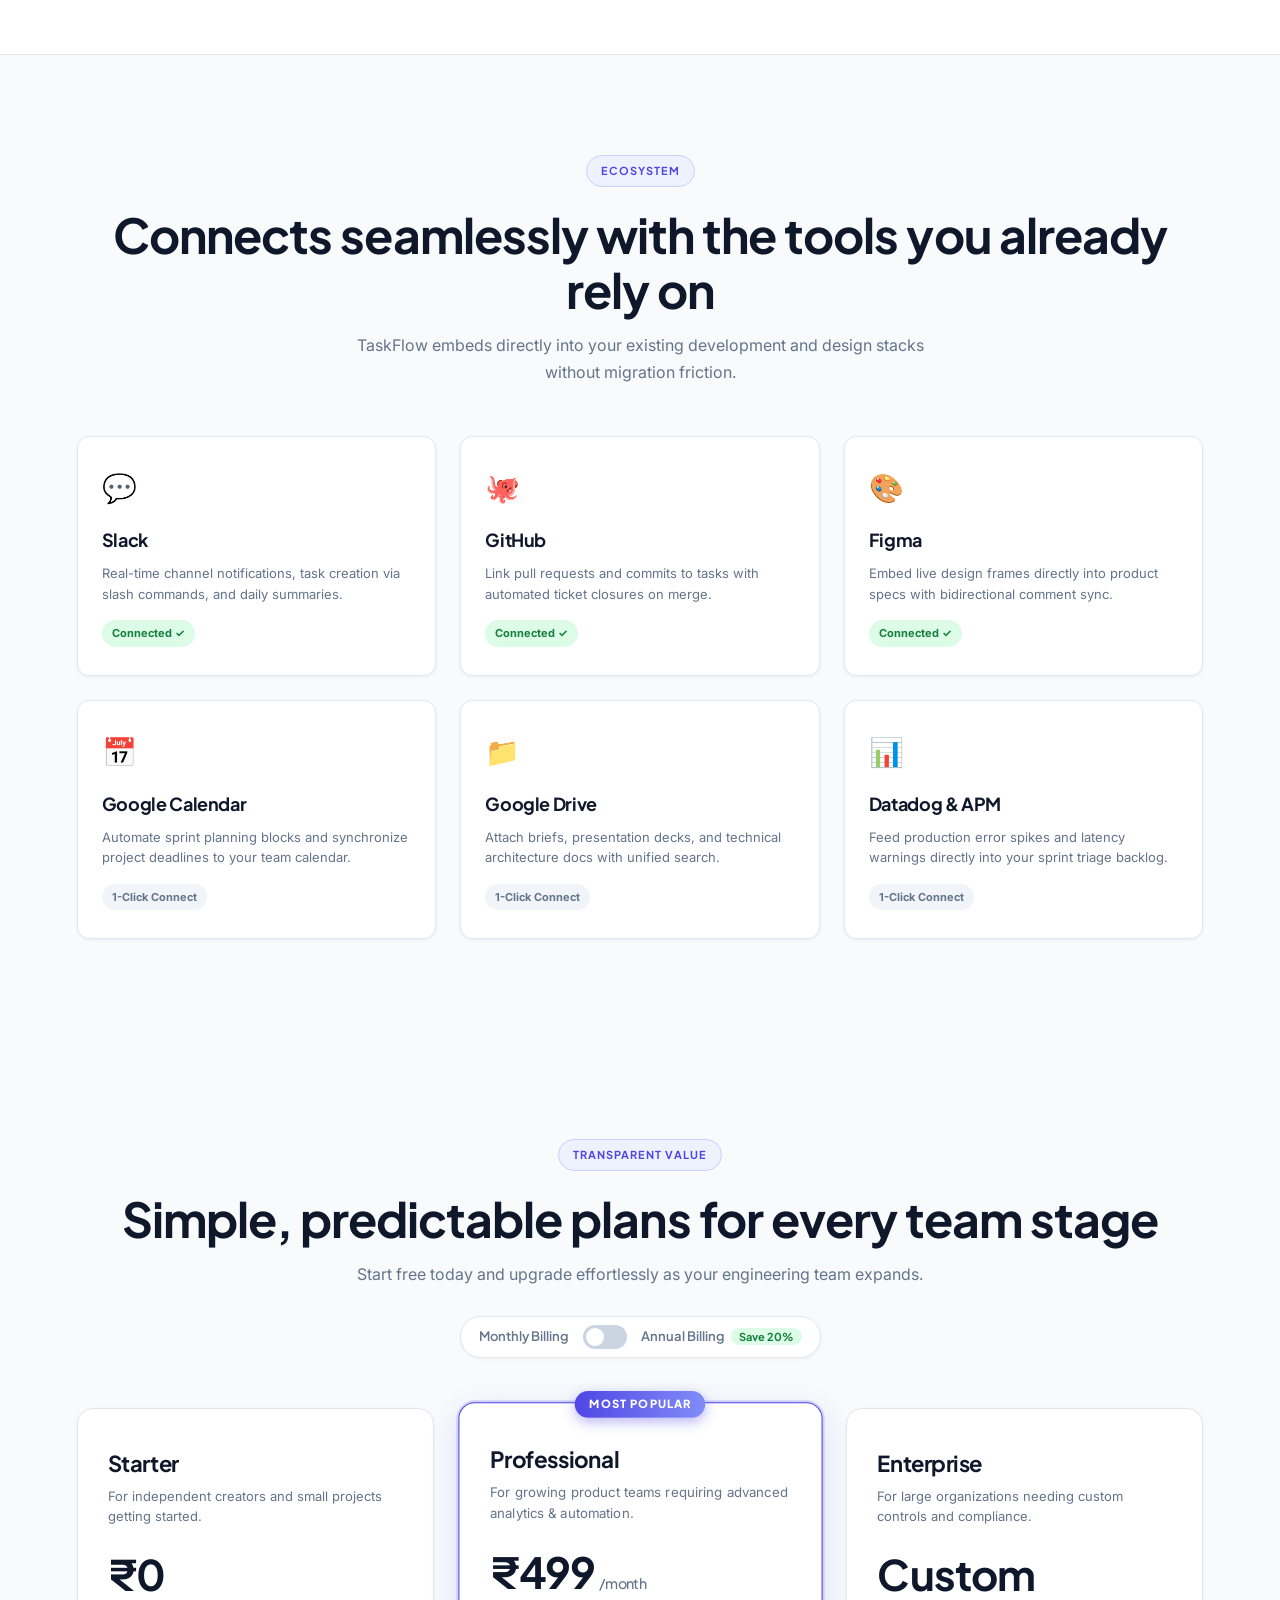
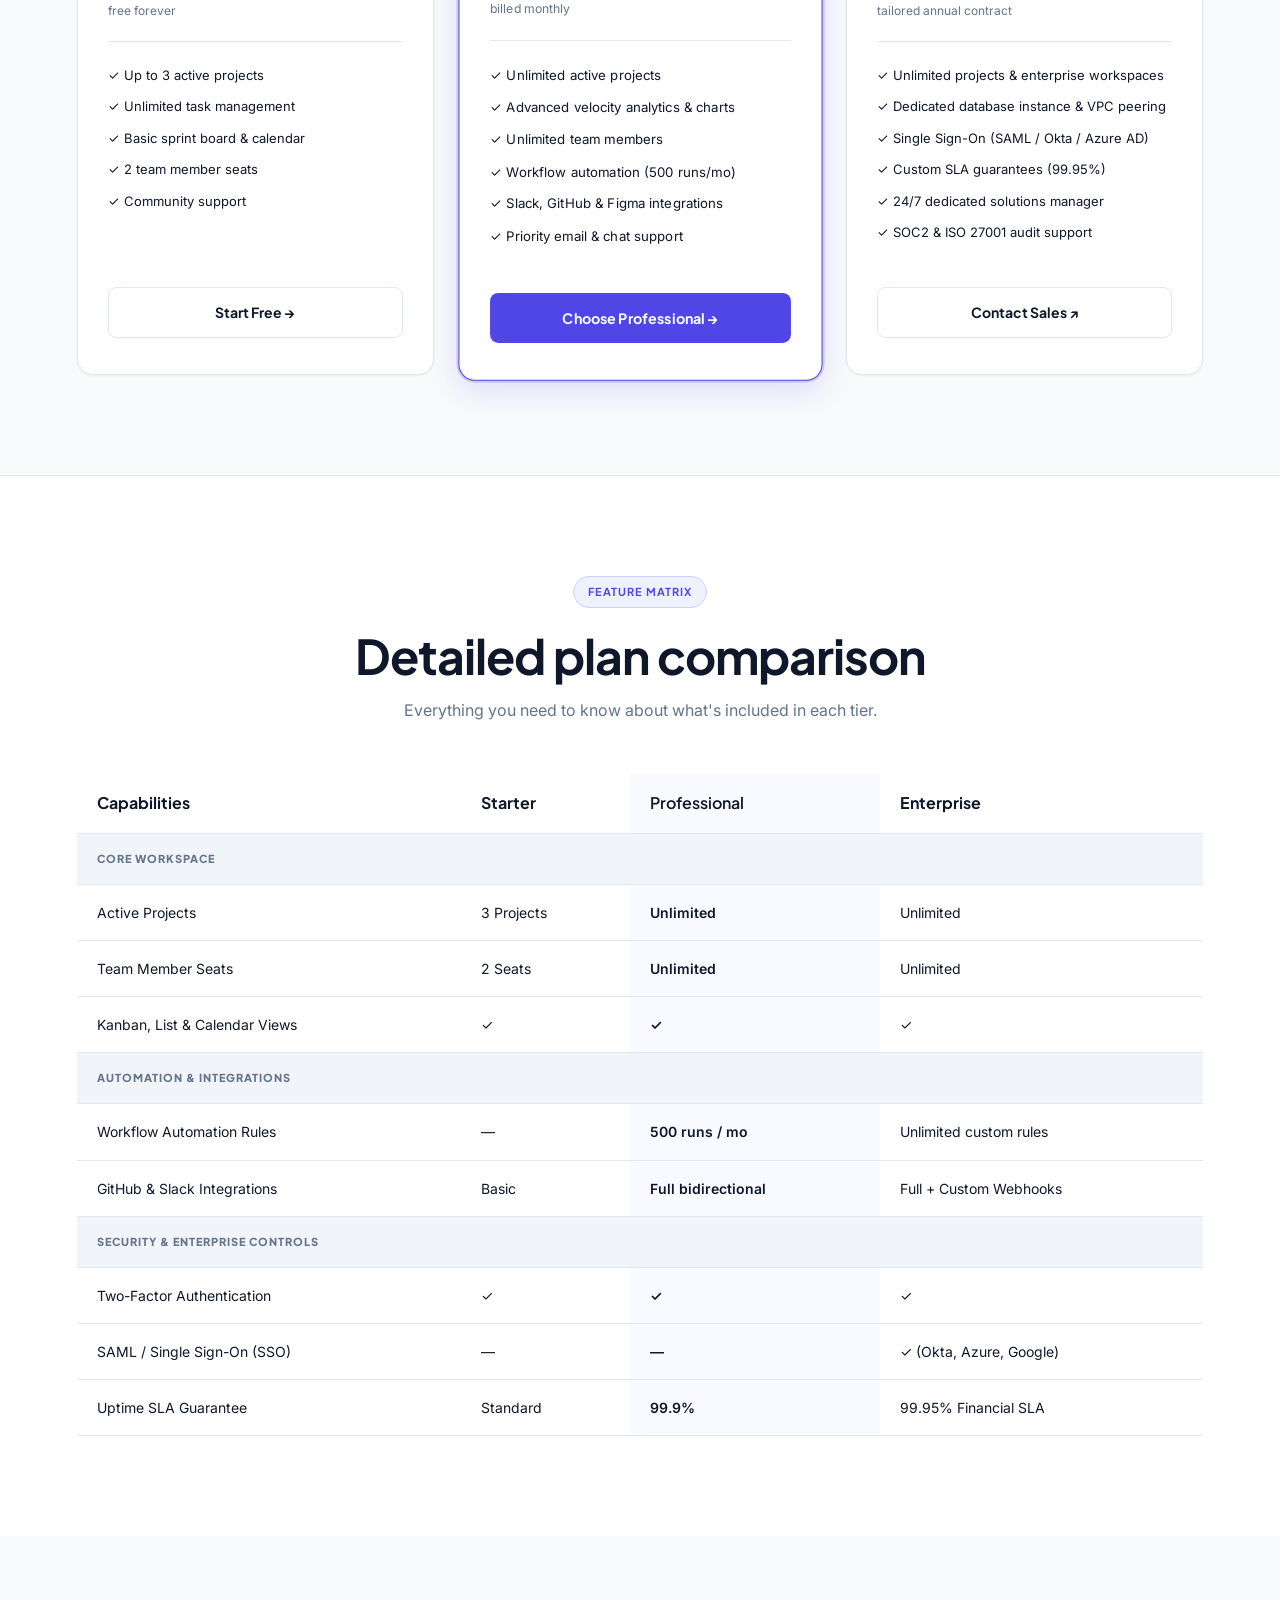
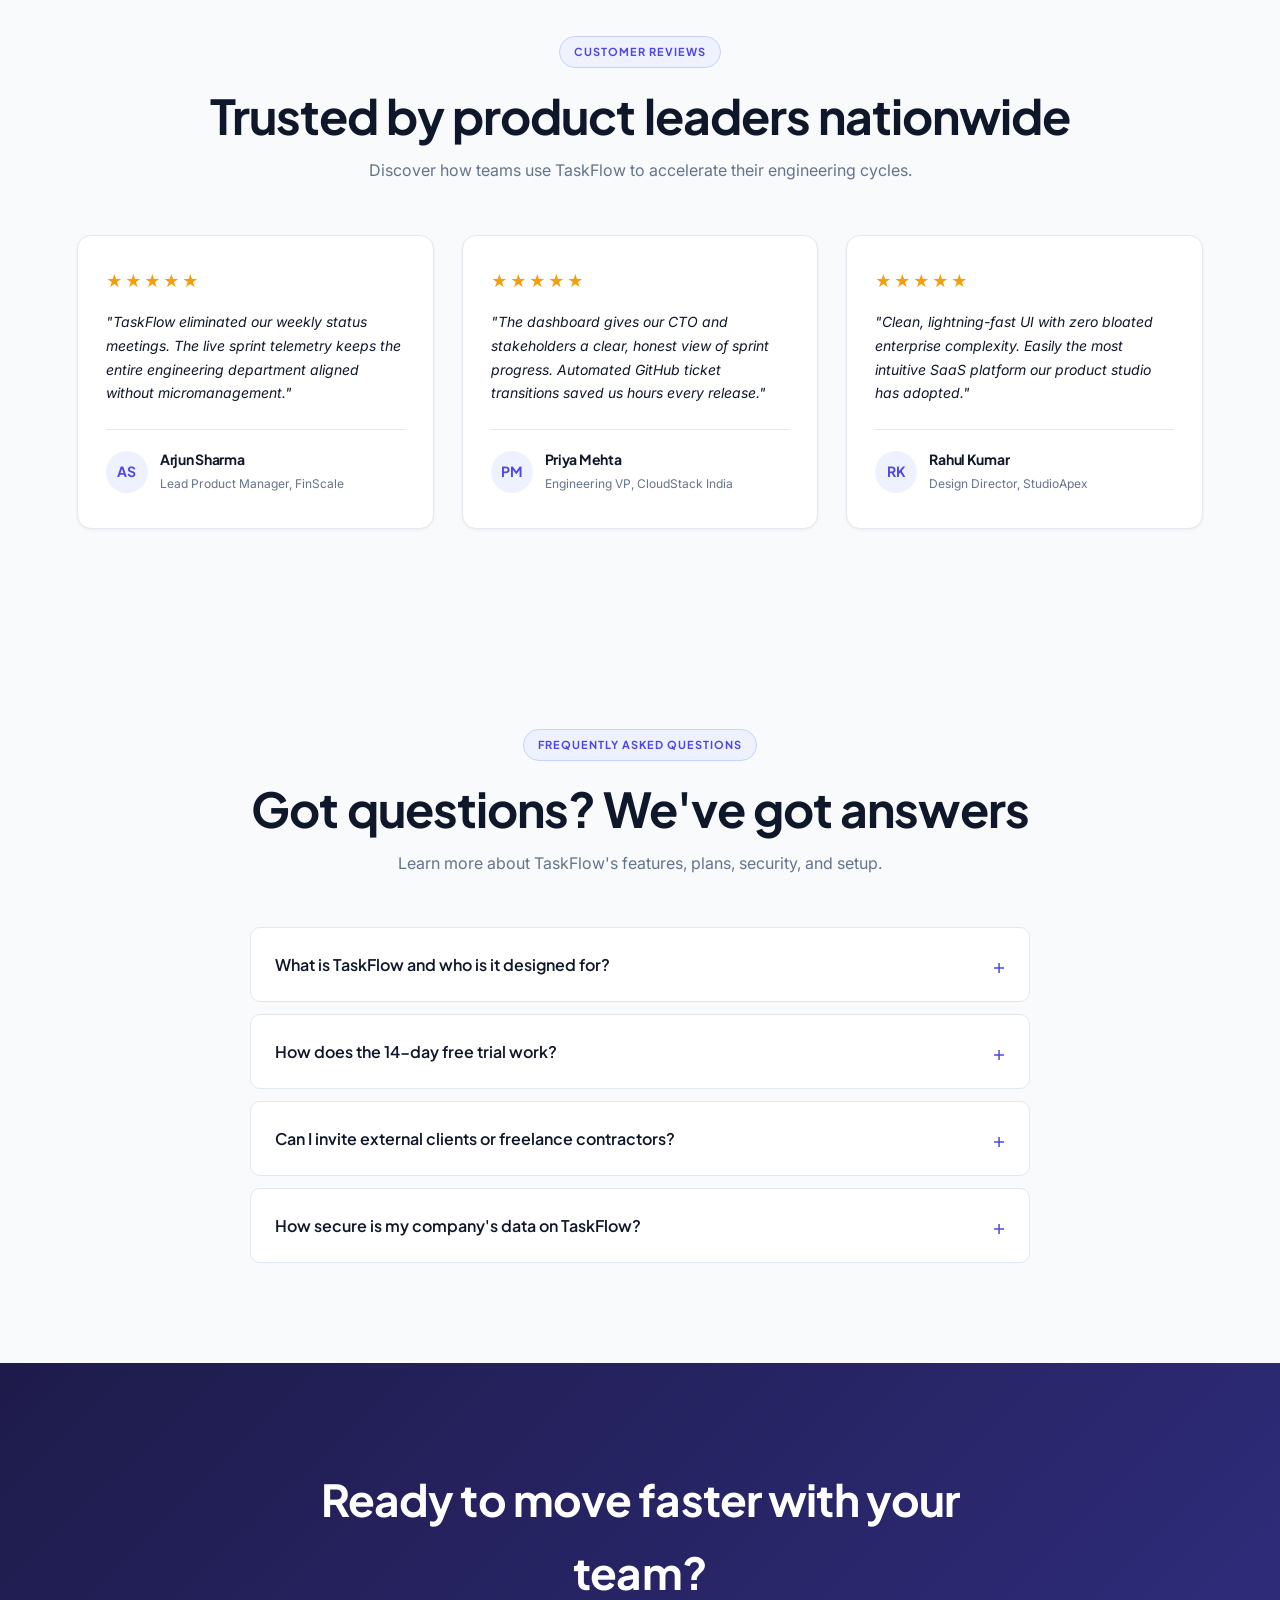
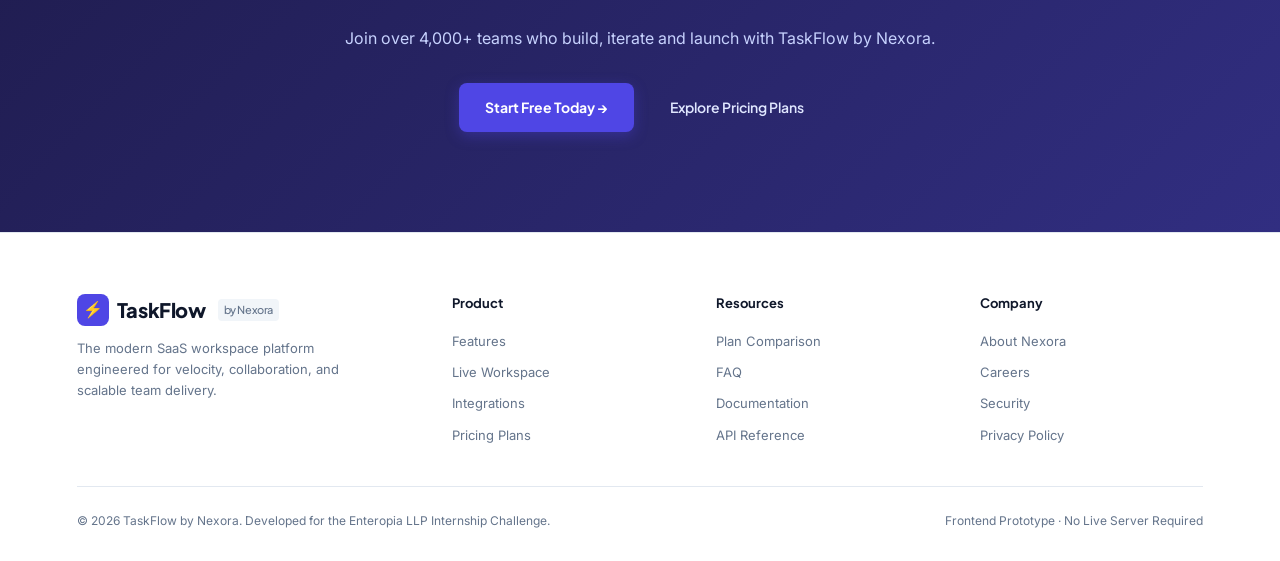
<file: ENTEROPIA_INTERNSHIP/02-saas-platform/index.html>
<!DOCTYPE html>
<html lang="en">
<head>
    <meta charset="UTF-8">
    <meta name="viewport" content="width=device-width, initial-scale=1.0">
    <meta name="description" content="TaskFlow by Nexora — The intuitive work management and collaboration SaaS platform for modern teams.">
    <title>TaskFlow by Nexora — Work Smarter, Build Faster</title>

    <link rel="preconnect" href="https://fonts.googleapis.com">
    <link rel="preconnect" href="https://fonts.gstatic.com" crossorigin>
    <link href="https://fonts.googleapis.com/css2?family=Plus+Jakarta+Sans:wght@400;500;600;700;800&family=Inter:wght@400;500;600;700&display=swap" rel="stylesheet">

    <link rel="stylesheet" href="style.css">
</head>
<body>

    <!-- NAVBAR -->
    <header class="navbar" id="navbar">
        <a href="#home" class="logo">
            <span class="logo-mark">⚡</span>
            TaskFlow<span class="brand-sub">by Nexora</span>
        </a>

        <nav id="navLinks" class="nav-links">
            <a href="#home">Home</a>
            <a href="#features">Features</a>
            <a href="#dashboard">Live Workspace</a>
            <a href="#integrations">Integrations</a>
            <a href="#pricing">Pricing</a>
            <a href="#comparison">Compare</a>
            <a href="#faq">FAQ</a>
        </nav>

        <div class="nav-buttons">
            <button class="login-btn" id="navLoginBtn">Log in</button>
            <button class="signup-btn" id="navSignupBtn">Get Started Free →</button>
        </div>

        <button class="menu-btn" id="menuBtn" aria-label="Toggle navigation" aria-expanded="false" aria-controls="navLinks">☰</button>
    </header>

    <main>
        <!-- HERO SECTION -->
        <section class="hero" id="home">
            <div class="hero-content reveal">
                <span class="tag">
                    <span class="pulse-dot"></span>
                    NEXT-GEN WORKSPACE PLATFORM · V2.4 RELEASED
                </span>
                <h1>One workspace.<br> Endless <span>possibilities.</span></h1>
                <p>
                    Plan sprints, align distributed teams, and automate repetitive workflows
                    with an intelligent SaaS platform designed to eliminate project busywork.
                </p>
                <div class="hero-buttons">
                    <button class="primary-btn hero-cta" id="heroStartBtn">Start 14-Day Free Trial →</button>
                    <a href="#dashboard" class="secondary-btn">Explore Live Dashboard ↓</a>
                </div>
                <div class="hero-proof">
                    <span>✓ No credit card required</span>
                    <span>✓ Free forever Starter tier</span>
                    <span>✓ Setup in 90 seconds</span>
                </div>
            </div>

            <div class="hero-visual reveal">
                <div class="dashboard-card preview-card-hero">
                    <div class="card-top">
                        <div class="card-title-group">
                            <span class="window-dot red"></span>
                            <span class="window-dot yellow"></span>
                            <span class="window-dot green"></span>
                            <strong>Sprint Sprint 42 — Q4 Launch</strong>
                        </div>
                        <span class="card-badge">LIVE SPRINT</span>
                    </div>
                    <div class="card-metric-row">
                        <div>
                            <span class="metric-caption">Sprint Velocity</span>
                            <h2 id="heroProgressNum">78%</h2>
                        </div>
                        <span class="growth-pill">↑ 14.2% vs last cycle</span>
                    </div>
                    <div class="progress" role="progressbar" aria-valuenow="78" aria-valuemin="0" aria-valuemax="100">
                        <div class="progress-bar-fill" id="heroProgressBar" style="width: 78%"></div>
                    </div>
                    <div class="hero-task-list">
                        <div class="task-row done">
                            <span class="check-box">✓</span>
                            <span>Design System Audit</span>
                            <b class="status-done">Completed</b>
                        </div>
                        <div class="task-row active">
                            <span class="check-box">●</span>
                            <span>Microservices Telemetry</span>
                            <b class="status-active">In Progress</b>
                        </div>
                        <div class="task-row pending">
                            <span class="check-box">○</span>
                            <span>Enterprise Security Review</span>
                            <b class="status-pending">Pending</b>
                        </div>
                    </div>
                </div>
            </div>
        </section>

        <!-- CUSTOMER LOGOS -->
        <section class="customer-strip">
            <p>TRUSTED BY INNOVATIVE PRODUCT TEAMS AND SCALE-UPS NATIONWIDE</p>
            <div class="logo-marquee">
                <div class="company-logo"><span>◈</span> NEXORA ENTERPRISE</div>
                <div class="company-logo"><span>⌘</span> CLOUDSCALE AI</div>
                <div class="company-logo"><span>❖</span> VECTORSTACK</div>
                <div class="company-logo"><span>▲</span> PULSE METRICS</div>
                <div class="company-logo"><span>●</span> DATACRAFT</div>
                <div class="company-logo"><span>★</span> LUMEN SOFT</div>
            </div>
        </section>

        <!-- FEATURES SECTION -->
        <section class="features section-pad" id="features">
            <div class="section-heading text-center reveal">
                <span class="tag">BUILT FOR SPEED</span>
                <h2>Everything your team needs to deliver</h2>
                <p>Designed around modern product delivery frameworks so you can ship with complete momentum.</p>
            </div>

            <div class="feature-grid">
                <article class="feature-card reveal">
                    <div class="feature-icon icon-purple">📋</div>
                    <h3>Intelligent Sprint Management</h3>
                    <p>Organize backlogs, assign story points, prioritize tickets, and track velocity with real-time burndown tracking.</p>
                    <span class="feat-learn">Learn about Sprints ↗</span>
                </article>

                <article class="feature-card reveal">
                    <div class="feature-icon icon-blue">📊</div>
                    <h3>Executive Analytics & Forecasts</h3>
                    <p>Gain actionable visibility into team capacity, bottlenecks, cycle times, and automated milestone forecasts.</p>
                    <span class="feat-learn">Explore Insights ↗</span>
                </article>

                <article class="feature-card reveal">
                    <div class="feature-icon icon-green">👥</div>
                    <h3>Real-Time Team Collaboration</h3>
                    <p>Keep engineers, designers, and product leaders aligned with threaded discussions, shared canvases, and instant status updates.</p>
                    <span class="feat-learn">See Shared Workspaces ↗</span>
                </article>

                <article class="feature-card reveal">
                    <div class="feature-icon icon-orange">⚡</div>
                    <h3>No-Code Workflow Automation</h3>
                    <p>Trigger automated status transitions, Slack notifications, and GitHub release notes without writing a single line of script.</p>
                    <span class="feat-learn">View Automations ↗</span>
                </article>
            </div>
        </section>

        <!-- INTERACTIVE DASHBOARD SECTION -->
        <section class="dashboard-section section-pad" id="dashboard">
            <div class="section-heading reveal">
                <div class="heading-left">
                    <span class="tag">INTERACTIVE EXPERIENCE</span>
                    <h2>A clearer view of your team's velocity</h2>
                    <p>Test the interactive workspace below. Switch timeframes or check off tasks to see metrics update live.</p>
                </div>
                <div class="timeframe-selector">
                    <button class="time-tab active" data-range="week">Weekly</button>
                    <button class="time-tab" data-range="month">Monthly</button>
                    <button class="time-tab" data-range="quarter">Quarterly</button>
                </div>
            </div>

            <div class="dashboard-layout reveal">
                <!-- MAIN DASHBOARD CONTENT -->
                <div class="dashboard-main">
                    <div class="dashboard-heading">
                        <div>
                            <h3>Project Performance Telemetry</h3>
                            <small id="chartSubtitle">Displaying completion analytics for Current Sprint</small>
                        </div>
                        <span class="growth" id="growthMetric">↑ 12.5% this cycle</span>
                    </div>

                    <div class="performance-chart">
                        <div class="chart-info">
                            <div>
                                <strong id="completionPercentage">78%</strong>
                                <small>Overall Sprint Completion</small>
                            </div>
                            <div class="chart-stats-pill">
                                <span>Target: 85%</span>
                                <span>Pace: On Track</span>
                            </div>
                        </div>

                        <div class="chart-bars" id="chartBars">
                            <!-- Populated dynamically via JS -->
                        </div>
                    </div>

                    <!-- INTERACTIVE TASK MANAGER -->
                    <div class="dashboard-heading activity-heading">
                        <div>
                            <h3>Interactive Sprint Tasks</h3>
                            <small>Click any task checkbox to update sprint progress in real-time</small>
                        </div>
                        <button class="filter-tasks-btn" id="filterActiveTasks">All Tasks</button>
                    </div>

                    <div class="interactive-task-list" id="interactiveTaskList">
                        <!-- Populated and toggled via JS -->
                    </div>
                </div>

                <!-- DASHBOARD SIDEBAR METRICS -->
                <aside class="dashboard-side">
                    <div class="summary-box">
                        <h3>Sprint Summary</h3>
                        <div class="summary-number">
                            <strong id="totalTaskCount">6</strong>
                            <small>Assigned Tasks</small>
                        </div>

                        <div class="task-status-row">
                            <span class="status-indicator green"></span>
                            <span>Completed</span>
                            <strong id="completedTaskCount">4</strong>
                        </div>

                        <div class="task-status-row">
                            <span class="status-indicator blue"></span>
                            <span>In Progress</span>
                            <strong id="inProgressTaskCount">1</strong>
                        </div>

                        <div class="task-status-row">
                            <span class="status-indicator yellow"></span>
                            <span>Pending</span>
                            <strong id="pendingTaskCount">1</strong>
                        </div>
                    </div>

                    <div class="summary-box deadline-box">
                        <h3>Upcoming Milestones</h3>

                        <div class="deadline-item">
                            <div class="deadline-icon">🚀</div>
                            <div>
                                <strong>Sprint Q4 Review</strong>
                                <small>November 06, 2026 · Release Prep</small>
                            </div>
                        </div>

                        <div class="deadline-item">
                            <div class="deadline-icon">🔍</div>
                            <div>
                                <strong>Security Penetration Audit</strong>
                                <small>November 10, 2026 · Compliance</small>
                            </div>
                        </div>

                        <div class="deadline-item">
                            <div class="deadline-icon">📈</div>
                            <div>
                                <strong>Executive Board Showcase</strong>
                                <small>November 14, 2026 · Quarterly Report</small>
                            </div>
                        </div>
                    </div>
                </aside>
            </div>
        </section>

        <!-- CONNECTED WORKSPACE / INTEGRATIONS -->
        <section class="integrations section-pad" id="integrations">
            <div class="section-heading text-center reveal">
                <span class="tag">ECOSYSTEM</span>
                <h2>Connects seamlessly with the tools you already rely on</h2>
                <p>TaskFlow embeds directly into your existing development and design stacks without migration friction.</p>
            </div>

            <div class="integration-grid reveal">
                <div class="integration-card">
                    <span class="integ-icon">💬</span>
                    <h3>Slack</h3>
                    <p>Real-time channel notifications, task creation via slash commands, and daily summaries.</p>
                    <span class="integ-status active">Connected ✓</span>
                </div>

                <div class="integration-card">
                    <span class="integ-icon">🐙</span>
                    <h3>GitHub</h3>
                    <p>Link pull requests and commits to tasks with automated ticket closures on merge.</p>
                    <span class="integ-status active">Connected ✓</span>
                </div>

                <div class="integration-card">
                    <span class="integ-icon">🎨</span>
                    <h3>Figma</h3>
                    <p>Embed live design frames directly into product specs with bidirectional comment sync.</p>
                    <span class="integ-status active">Connected ✓</span>
                </div>

                <div class="integration-card">
                    <span class="integ-icon">📅</span>
                    <h3>Google Calendar</h3>
                    <p>Automate sprint planning blocks and synchronize project deadlines to your team calendar.</p>
                    <span class="integ-status">1-Click Connect</span>
                </div>

                <div class="integration-card">
                    <span class="integ-icon">📁</span>
                    <h3>Google Drive</h3>
                    <p>Attach briefs, presentation decks, and technical architecture docs with unified search.</p>
                    <span class="integ-status">1-Click Connect</span>
                </div>

                <div class="integration-card">
                    <span class="integ-icon">📊</span>
                    <h3>Datadog & APM</h3>
                    <p>Feed production error spikes and latency warnings directly into your sprint triage backlog.</p>
                    <span class="integ-status">1-Click Connect</span>
                </div>
            </div>
        </section>

        <!-- PRICING SECTION -->
        <section class="pricing section-pad" id="pricing">
            <div class="section-heading text-center reveal">
                <span class="tag">TRANSPARENT VALUE</span>
                <h2>Simple, predictable plans for every team stage</h2>
                <p>Start free today and upgrade effortlessly as your engineering team expands.</p>

                <div class="billing-toggle">
                    <span class="billing-label" id="monthlyLabel">Monthly Billing</span>
                    <label class="switch" for="billingToggle">
                        <input type="checkbox" id="billingToggle" aria-label="Toggle annual pricing">
                        <span class="switch-slider"></span>
                    </label>
                    <span class="billing-label" id="yearlyLabel">
                        Annual Billing <span class="discount-pill">Save 20%</span>
                    </span>
                </div>
            </div>

            <div class="pricing-grid reveal">
                <!-- STARTER -->
                <article class="price-card">
                    <div class="price-head">
                        <h3>Starter</h3>
                        <p>For independent creators and small projects getting started.</p>
                    </div>
                    <div class="price-amount">
                        <h2 id="starterPrice">₹0</h2>
                        <span class="price-cycle" id="starterCycle">free forever</span>
                    </div>
                    <ul class="price-features">
                        <li>✓ Up to 3 active projects</li>
                        <li>✓ Unlimited task management</li>
                        <li>✓ Basic sprint board & calendar</li>
                        <li>✓ 2 team member seats</li>
                        <li>✓ Community support</li>
                    </ul>
                    <button class="plan-btn outline-plan" data-plan="Starter">Start Free →</button>
                </article>

                <!-- PROFESSIONAL (POPULAR) -->
                <article class="price-card popular">
                    <span class="popular-label">MOST POPULAR</span>
                    <div class="price-head">
                        <h3>Professional</h3>
                        <p>For growing product teams requiring advanced analytics & automation.</p>
                    </div>
                    <div class="price-amount">
                        <h2 id="professionalPrice">₹499 <small>/ month</small></h2>
                        <span class="price-cycle" id="professionalCycle">billed monthly</span>
                    </div>
                    <ul class="price-features">
                        <li>✓ Unlimited active projects</li>
                        <li>✓ Advanced velocity analytics & charts</li>
                        <li>✓ Unlimited team members</li>
                        <li>✓ Workflow automation (500 runs/mo)</li>
                        <li>✓ Slack, GitHub & Figma integrations</li>
                        <li>✓ Priority email & chat support</li>
                    </ul>
                    <button class="plan-btn primary-plan" data-plan="Professional">Choose Professional →</button>
                </article>

                <!-- ENTERPRISE -->
                <article class="price-card">
                    <div class="price-head">
                        <h3>Enterprise</h3>
                        <p>For large organizations needing custom controls and compliance.</p>
                    </div>
                    <div class="price-amount">
                        <h2 id="enterprisePrice">Custom</h2>
                        <span class="price-cycle" id="enterpriseCycle">tailored annual contract</span>
                    </div>
                    <ul class="price-features">
                        <li>✓ Unlimited projects & enterprise workspaces</li>
                        <li>✓ Dedicated database instance & VPC peering</li>
                        <li>✓ Single Sign-On (SAML / Okta / Azure AD)</li>
                        <li>✓ Custom SLA guarantees (99.95%)</li>
                        <li>✓ 24/7 dedicated solutions manager</li>
                        <li>✓ SOC2 & ISO 27001 audit support</li>
                    </ul>
                    <button class="plan-btn outline-plan" data-plan="Enterprise">Contact Sales ↗</button>
                </article>
            </div>
        </section>

        <!-- PRICING COMPARISON TABLE -->
        <section class="comparison-section section-pad" id="comparison">
            <div class="section-heading text-center reveal">
                <span class="tag">FEATURE MATRIX</span>
                <h2>Detailed plan comparison</h2>
                <p>Everything you need to know about what's included in each tier.</p>
            </div>

            <div class="table-container reveal">
                <table class="comparison-table">
                    <thead>
                        <tr>
                            <th scope="col">Capabilities</th>
                            <th scope="col">Starter</th>
                            <th scope="col" class="highlight-col">Professional</th>
                            <th scope="col">Enterprise</th>
                        </tr>
                    </thead>
                    <tbody>
                        <tr class="table-cat-row">
                            <td colspan="4">CORE WORKSPACE</td>
                        </tr>
                        <tr>
                            <td>Active Projects</td>
                            <td>3 Projects</td>
                            <td class="highlight-col">Unlimited</td>
                            <td>Unlimited</td>
                        </tr>
                        <tr>
                            <td>Team Member Seats</td>
                            <td>2 Seats</td>
                            <td class="highlight-col">Unlimited</td>
                            <td>Unlimited</td>
                        </tr>
                        <tr>
                            <td>Kanban, List & Calendar Views</td>
                            <td>✓</td>
                            <td class="highlight-col">✓</td>
                            <td>✓</td>
                        </tr>
                        <tr class="table-cat-row">
                            <td colspan="4">AUTOMATION & INTEGRATIONS</td>
                        </tr>
                        <tr>
                            <td>Workflow Automation Rules</td>
                            <td>—</td>
                            <td class="highlight-col">500 runs / mo</td>
                            <td>Unlimited custom rules</td>
                        </tr>
                        <tr>
                            <td>GitHub & Slack Integrations</td>
                            <td>Basic</td>
                            <td class="highlight-col">Full bidirectional</td>
                            <td>Full + Custom Webhooks</td>
                        </tr>
                        <tr class="table-cat-row">
                            <td colspan="4">SECURITY & ENTERPRISE CONTROLS</td>
                        </tr>
                        <tr>
                            <td>Two-Factor Authentication</td>
                            <td>✓</td>
                            <td class="highlight-col">✓</td>
                            <td>✓</td>
                        </tr>
                        <tr>
                            <td>SAML / Single Sign-On (SSO)</td>
                            <td>—</td>
                            <td class="highlight-col">—</td>
                            <td>✓ (Okta, Azure, Google)</td>
                        </tr>
                        <tr>
                            <td>Uptime SLA Guarantee</td>
                            <td>Standard</td>
                            <td class="highlight-col">99.9%</td>
                            <td>99.95% Financial SLA</td>
                        </tr>
                    </tbody>
                </table>
            </div>
        </section>

        <!-- TESTIMONIALS SECTION -->
        <section class="testimonials section-pad">
            <div class="section-heading text-center reveal">
                <span class="tag">CUSTOMER REVIEWS</span>
                <h2>Trusted by product leaders nationwide</h2>
                <p>Discover how teams use TaskFlow to accelerate their engineering cycles.</p>
            </div>

            <div class="testimonial-grid reveal">
                <div class="testimonial-card">
                    <div class="stars" aria-label="5 out of 5 stars">★★★★★</div>
                    <p class="testimonial-text">"TaskFlow eliminated our weekly status meetings. The live sprint telemetry keeps the entire engineering department aligned without micromanagement."</p>
                    <div class="customer">
                        <div class="avatar">AS</div>
                        <div>
                            <h4>Arjun Sharma</h4>
                            <small>Lead Product Manager, FinScale</small>
                        </div>
                    </div>
                </div>

                <div class="testimonial-card">
                    <div class="stars" aria-label="5 out of 5 stars">★★★★★</div>
                    <p class="testimonial-text">"The dashboard gives our CTO and stakeholders a clear, honest view of sprint progress. Automated GitHub ticket transitions saved us hours every release."</p>
                    <div class="customer">
                        <div class="avatar">PM</div>
                        <div>
                            <h4>Priya Mehta</h4>
                            <small>Engineering VP, CloudStack India</small>
                        </div>
                    </div>
                </div>

                <div class="testimonial-card">
                    <div class="stars" aria-label="5 out of 5 stars">★★★★★</div>
                    <p class="testimonial-text">"Clean, lightning-fast UI with zero bloated enterprise complexity. Easily the most intuitive SaaS platform our product studio has adopted."</p>
                    <div class="customer">
                        <div class="avatar">RK</div>
                        <div>
                            <h4>Rahul Kumar</h4>
                            <small>Design Director, StudioApex</small>
                        </div>
                    </div>
                </div>
            </div>
        </section>

        <!-- FAQ SECTION (ACCORDION) -->
        <section class="faq section-pad" id="faq">
            <div class="section-heading text-center reveal">
                <span class="tag">FREQUENTLY ASKED QUESTIONS</span>
                <h2>Got questions? We've got answers</h2>
                <p>Learn more about TaskFlow's features, plans, security, and setup.</p>
            </div>

            <div class="faq-accordion reveal">
                <div class="faq-item">
                    <button class="faq-question" aria-expanded="false">
                        <span>What is TaskFlow and who is it designed for?</span>
                        <span class="faq-icon">+</span>
                    </button>
                    <div class="faq-answer">
                        <p>TaskFlow is a modern SaaS project management platform developed as part of the Enteropia LLP internship challenge. It is built for engineering teams, product managers, and digital studios looking for lightweight, high-velocity collaboration without enterprise clutter.</p>
                    </div>
                </div>

                <div class="faq-item">
                    <button class="faq-question" aria-expanded="false">
                        <span>How does the 14-day free trial work?</span>
                        <span class="faq-icon">+</span>
                    </button>
                    <div class="faq-answer">
                        <p>You can test all Professional tier features completely free for 14 days without entering credit card details. When your trial concludes, you can either upgrade or continue on our free Starter plan indefinitely.</p>
                    </div>
                </div>

                <div class="faq-item">
                    <button class="faq-question" aria-expanded="false">
                        <span>Can I invite external clients or freelance contractors?</span>
                        <span class="faq-icon">+</span>
                    </button>
                    <div class="faq-answer">
                        <p>Yes. The Professional and Enterprise plans allow you to designate specific projects as guest-accessible, providing read-only or scoped editing permissions to contractors without exposing internal backlogs.</p>
                    </div>
                </div>

                <div class="faq-item">
                    <button class="faq-question" aria-expanded="false">
                        <span>How secure is my company's data on TaskFlow?</span>
                        <span class="faq-icon">+</span>
                    </button>
                    <div class="faq-answer">
                        <p>TaskFlow enforces TLS 1.3 encryption in transit and AES-256 at rest, alongside two-factor authentication (2FA). Enterprise deployments also support dedicated VPC instances and SAML Single Sign-On.</p>
                    </div>
                </div>
            </div>
        </section>

        <!-- BOTTOM CALL TO ACTION -->
        <section class="cta-banner section-pad reveal">
            <div class="cta-content">
                <h2>Ready to move faster with your team?</h2>
                <p>Join over 4,000+ teams who build, iterate and launch with TaskFlow by Nexora.</p>
                <div class="cta-buttons">
                    <button class="primary-btn" id="ctaSignupBtn">Start Free Today →</button>
                    <a href="#pricing" class="cta-link">Explore Pricing Plans</a>
                </div>
            </div>
        </section>
    </main>

    <!-- AUTHENTICATION OVERLAY / MODAL -->
    <div class="auth-overlay" id="authOverlay" role="dialog" aria-modal="true" aria-labelledby="authTitle" hidden>
        <div class="auth-modal">
            <button class="close-modal" id="closeModal" aria-label="Close dialog">&times;</button>

            <div class="auth-tabs">
                <button class="auth-tab-btn active" id="tabSignIn">Sign In</button>
                <button class="auth-tab-btn" id="tabSignUp">Create Account</button>
            </div>

            <h2 id="authTitle">Welcome Back 👋</h2>
            <p id="authDescription">Sign in to access your TaskFlow workspace.</p>

            <form id="authForm" novalidate>
                <div class="auth-field" id="nameFieldGroup" hidden>
                    <label for="authName">Full Name</label>
                    <input type="text" id="authName" placeholder="Arjun Sharma">
                    <span class="auth-error" id="nameError"></span>
                </div>

                <div class="auth-field">
                    <label for="authEmail">Work Email Address</label>
                    <input type="email" id="authEmail" placeholder="name@company.com" required>
                    <span class="auth-error" id="emailError"></span>
                </div>

                <div class="auth-field">
                    <div class="field-label-row">
                        <label for="authPassword">Password</label>
                        <a href="#" class="forgot-link" id="forgotPassLink">Forgot?</a>
                    </div>
                    <input type="password" id="authPassword" placeholder="••••••••" required minlength="6">
                    <span class="auth-error" id="passwordError"></span>
                </div>

                <button type="submit" class="auth-submit-btn" id="authSubmit">Sign In →</button>
                <div class="auth-status" id="authStatus" role="status" aria-live="polite"></div>
            </form>

            <p class="auth-switch">
                <span id="authSwitchText">Don't have an account?</span>
                <a href="#" id="authSwitch">Create Account</a>
            </p>
            <small class="demo-auth-note">Frontend demonstration mode: Authentications are saved to your browser session.</small>
        </div>
    </div>

    <!-- TOAST NOTIFICATION -->
    <div class="toast" id="toast" role="status" aria-live="polite"></div>

    <!-- FOOTER -->
    <footer class="site-footer">
        <div class="footer-grid">
            <div>
                <a href="#home" class="logo">
                    <span class="logo-mark">⚡</span>
                    TaskFlow<span class="brand-sub">by Nexora</span>
                </a>
                <p class="footer-desc">The modern SaaS workspace platform engineered for velocity, collaboration, and scalable team delivery.</p>
            </div>
            <div class="footer-col">
                <strong>Product</strong>
                <a href="#features">Features</a>
                <a href="#dashboard">Live Workspace</a>
                <a href="#integrations">Integrations</a>
                <a href="#pricing">Pricing Plans</a>
            </div>
            <div class="footer-col">
                <strong>Resources</strong>
                <a href="#comparison">Plan Comparison</a>
                <a href="#faq">FAQ</a>
                <a href="#home">Documentation</a>
                <a href="#home">API Reference</a>
            </div>
            <div class="footer-col">
                <strong>Company</strong>
                <a href="#home">About Nexora</a>
                <a href="#home">Careers</a>
                <a href="#home">Security</a>
                <a href="#home">Privacy Policy</a>
            </div>
        </div>
        <div class="footer-bottom">
            <span>© <span id="currentYear">2026</span> TaskFlow by Nexora. Developed for the Enteropia LLP Internship Challenge.</span>
            <span>Frontend Prototype · No Live Server Required</span>
        </div>
    </footer>

    <script src="script.js"></script>
</body>
</html>
</file>
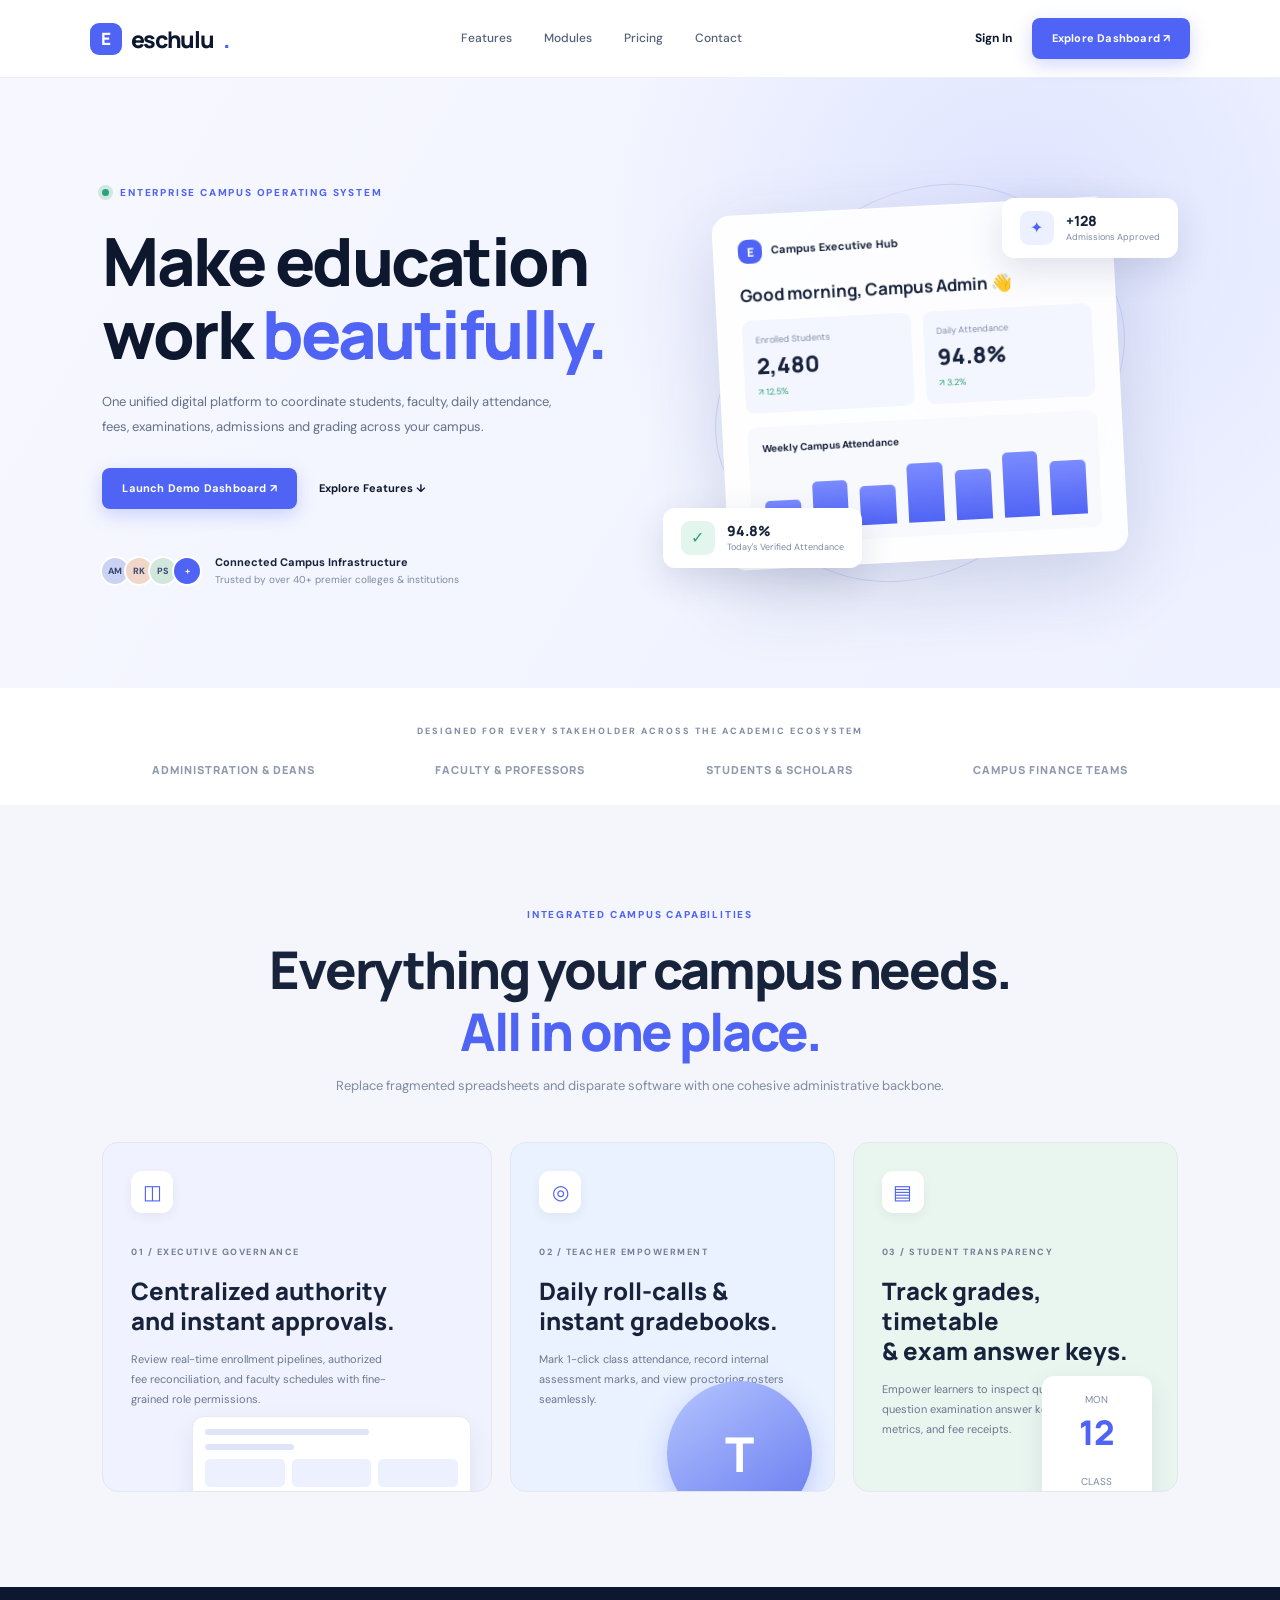
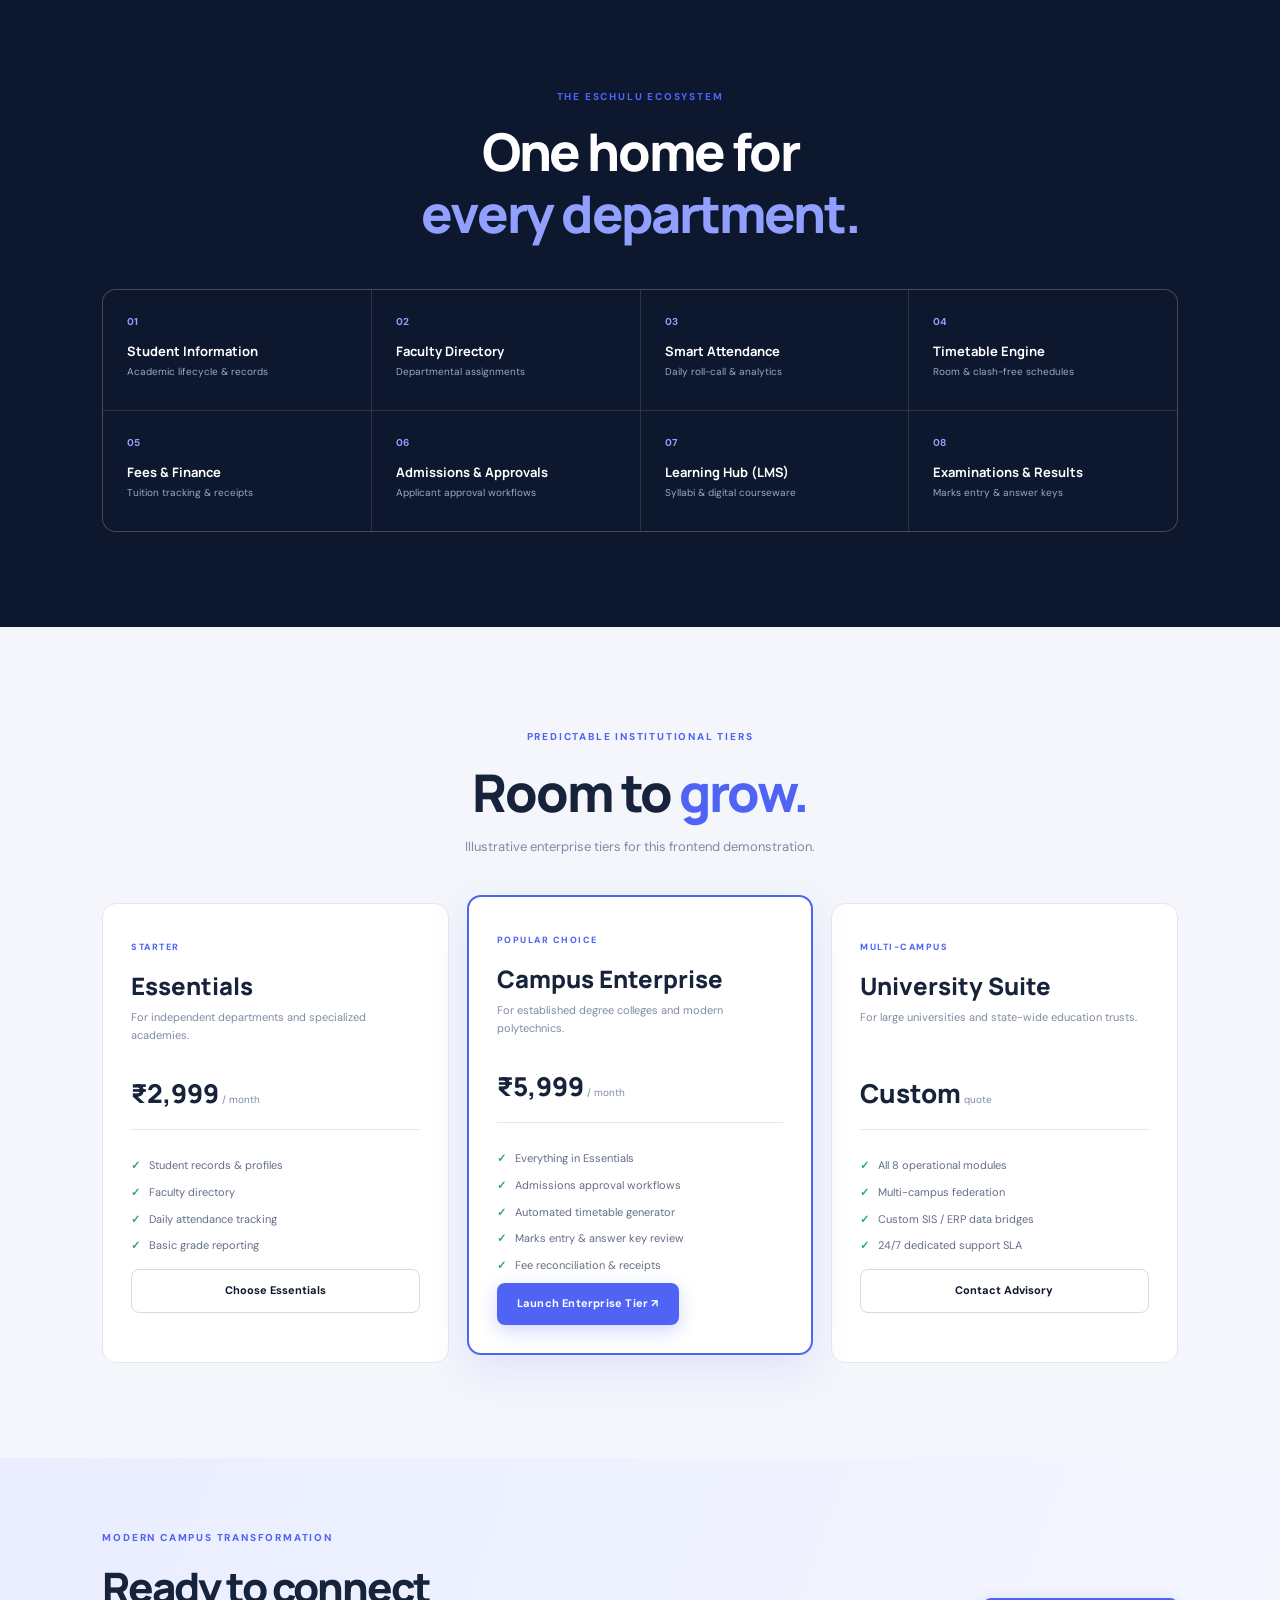
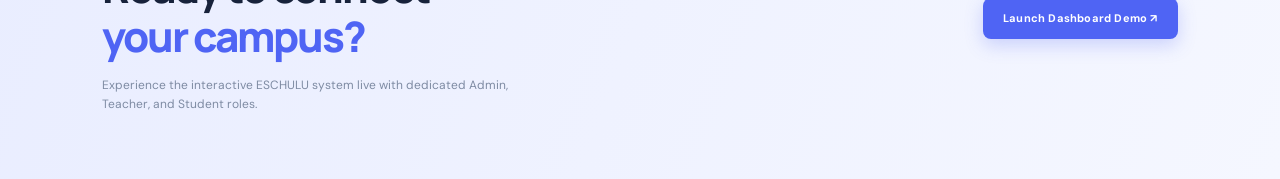
<file: ENTEROPIA_INTERNSHIP/04-eschulu-design/index.html>
<!DOCTYPE html>
<html lang="en">
<head>
  <meta charset="UTF-8">
  <meta name="viewport" content="width=device-width, initial-scale=1.0">
  <title>ESCHULU — Enterprise Education Management SaaS</title>
  <link rel="preconnect" href="https://fonts.googleapis.com">
  <link rel="preconnect" href="https://fonts.gstatic.com" crossorigin>
  <link href="https://fonts.googleapis.com/css2?family=DM+Sans:wght@400;500;600;700&family=Manrope:wght@400;500;600;700;800&display=swap" rel="stylesheet">
  <link rel="stylesheet" href="style.css">
</head>
<body>
  <!-- PUBLIC MARKETING HEADER -->
  <header class="public-header" id="publicHeader">
    <a href="#home" class="brand"><span class="brand-mark">E</span> eschulu<span class="brand-dot">.</span></a>
    <nav id="publicNav">
      <a href="#features">Features</a>
      <a href="#modules">Modules</a>
      <a href="#pricing">Pricing</a>
      <a href="#contact">Contact</a>
    </nav>
    <div class="public-actions">
      <button class="login-link" id="showLogin">Sign In</button>
      <button class="primary-btn" id="demoButton">Explore Dashboard ↗</button>
    </div>
    <button class="mobile-menu" id="publicMenu" aria-label="Open menu">☰</button>
  </header>

  <!-- MARKETING LANDING PAGE -->
  <main id="marketingPage">
    <section class="marketing-hero" id="home">
      <div class="hero-content">
        <span class="eyebrow"><span class="live-dot"></span> ENTERPRISE CAMPUS OPERATING SYSTEM</span>
        <h1>Make education<br>work <em>beautifully.</em></h1>
        <p>One unified digital platform to coordinate students, faculty, daily attendance, fees, examinations, admissions and grading across your campus.</p>
        <div class="hero-buttons">
          <button class="primary-btn" id="heroDemo">Launch Demo Dashboard ↗</button>
          <a href="#features" class="secondary-btn">Explore Features ↓</a>
        </div>
        <div class="hero-proof">
          <div class="avatar-stack"><span>AM</span><span>RK</span><span>PS</span><span>+</span></div>
          <div>
            <strong>Connected Campus Infrastructure</strong>
            <small>Trusted by over 40+ premier colleges & institutions</small>
          </div>
        </div>
      </div>

      <div class="hero-art">
        <div class="hero-orbit orbit-one"></div>
        <div class="hero-orbit orbit-two"></div>
        <div class="hero-glass">
          <div class="glass-top">
            <span class="brand-mark">E</span>
            <span>Campus Executive Hub</span>
            <span class="online-dot">● Live Session</span>
          </div>
          <div class="glass-welcome">Good morning, Campus Admin 👋</div>
          <div class="glass-stats">
            <div><small>Enrolled Students</small><strong>2,480</strong><span>↗ 12.5%</span></div>
            <div><small>Daily Attendance</small><strong>94.8%</strong><span>↗ 3.2%</span></div>
          </div>
          <div class="glass-chart">
            <div class="chart-heading">Weekly Campus Attendance</div>
            <div class="mini-bars">
              <i style="height:45%"></i><i style="height:70%"></i><i style="height:60%"></i>
              <i style="height:90%"></i><i style="height:76%"></i><i style="height:100%"></i><i style="height:82%"></i>
            </div>
          </div>
        </div>
        <div class="float-card float-students">
          <span>✦</span>
          <div><strong>+128</strong><small>Admissions Approved</small></div>
        </div>
        <div class="float-card float-attendance">
          <span class="check-icon">✓</span>
          <div><strong>94.8%</strong><small>Today's Verified Attendance</small></div>
        </div>
      </div>
    </section>

    <section class="trust-strip">
      <span>DESIGNED FOR EVERY STAKEHOLDER ACROSS THE ACADEMIC ECOSYSTEM</span>
      <div>
        <b>ADMINISTRATION & DEANS</b>
        <b>FACULTY & PROFESSORS</b>
        <b>STUDENTS & SCHOLARS</b>
        <b>CAMPUS FINANCE TEAMS</b>
      </div>
    </section>

    <section class="marketing-section" id="features">
      <div class="section-heading">
        <span class="eyebrow">INTEGRATED CAMPUS CAPABILITIES</span>
        <h2>Everything your campus needs.<br><em>All in one place.</em></h2>
        <p>Replace fragmented spreadsheets and disparate software with one cohesive administrative backbone.</p>
      </div>
      <div class="feature-grid">
        <article class="feature-card feature-large">
          <div class="feature-icon">◫</div>
          <span>01 / EXECUTIVE GOVERNANCE</span>
          <h3>Centralized authority<br>and instant approvals.</h3>
          <p>Review real-time enrollment pipelines, authorized fee reconciliation, and faculty schedules with fine-grained role permissions.</p>
          <div class="feature-visual visual-dashboard">
            <div class="visual-line"></div>
            <div class="visual-line short"></div>
            <div class="visual-boxes"><i></i><i></i><i></i></div>
          </div>
        </article>
        <article class="feature-card feature-blue">
          <div class="feature-icon">◎</div>
          <span>02 / TEACHER EMPOWERMENT</span>
          <h3>Daily roll-calls &<br>instant gradebooks.</h3>
          <p>Mark 1-click class attendance, record internal assessment marks, and view proctoring rosters seamlessly.</p>
          <div class="circle-graphic">T</div>
        </article>
        <article class="feature-card feature-green">
          <div class="feature-icon">▤</div>
          <span>03 / STUDENT TRANSPARENCY</span>
          <h3>Track grades, timetable<br>& exam answer keys.</h3>
          <p>Empower learners to inspect question-by-question examination answer keys, attendance metrics, and fee receipts.</p>
          <div class="calendar-graphic">MON<br><strong>12</strong><br>CLASS</div>
        </article>
      </div>
    </section>

    <section class="modules-section" id="modules">
      <div class="section-heading">
        <span class="eyebrow">THE ESCHULU ECOSYSTEM</span>
        <h2>One home for<br><em>every department.</em></h2>
      </div>
      <div class="module-grid">
        <div><span>01</span><b>Student Information</b><small>Academic lifecycle & records</small></div>
        <div><span>02</span><b>Faculty Directory</b><small>Departmental assignments</small></div>
        <div><span>03</span><b>Smart Attendance</b><small>Daily roll-call & analytics</small></div>
        <div><span>04</span><b>Timetable Engine</b><small>Room & clash-free schedules</small></div>
        <div><span>05</span><b>Fees & Finance</b><small>Tuition tracking & receipts</small></div>
        <div><span>06</span><b>Admissions & Approvals</b><small>Applicant approval workflows</small></div>
        <div><span>07</span><b>Learning Hub (LMS)</b><small>Syllabi & digital courseware</small></div>
        <div><span>08</span><b>Examinations & Results</b><small>Marks entry & answer keys</small></div>
      </div>
    </section>

    <section class="pricing-section" id="pricing">
      <div class="section-heading">
        <span class="eyebrow">PREDICTABLE INSTITUTIONAL TIERS</span>
        <h2>Room to <em>grow.</em></h2>
        <p>Illustrative enterprise tiers for this frontend demonstration.</p>
      </div>
      <div class="pricing-grid">
        <article class="price-card">
          <span>STARTER</span>
          <h3>Essentials</h3>
          <p>For independent departments and specialized academies.</p>
          <strong>₹2,999<small> / month</small></strong>
          <ul>
            <li>Student records & profiles</li>
            <li>Faculty directory</li>
            <li>Daily attendance tracking</li>
            <li>Basic grade reporting</li>
          </ul>
          <button class="outline-btn" data-plan="Essentials">Choose Essentials</button>
        </article>
        <article class="price-card featured-price">
          <span>POPULAR CHOICE</span>
          <h3>Campus Enterprise</h3>
          <p>For established degree colleges and modern polytechnics.</p>
          <strong>₹5,999<small> / month</small></strong>
          <ul>
            <li>Everything in Essentials</li>
            <li>Admissions approval workflows</li>
            <li>Automated timetable generator</li>
            <li>Marks entry & answer key review</li>
            <li>Fee reconciliation & receipts</li>
          </ul>
          <button class="primary-btn" data-plan="Enterprise">Launch Enterprise Tier ↗</button>
        </article>
        <article class="price-card">
          <span>MULTI-CAMPUS</span>
          <h3>University Suite</h3>
          <p>For large universities and state-wide education trusts.</p>
          <strong>Custom<small> quote</small></strong>
          <ul>
            <li>All 8 operational modules</li>
            <li>Multi-campus federation</li>
            <li>Custom SIS / ERP data bridges</li>
            <li>24/7 dedicated support SLA</li>
          </ul>
          <button class="outline-btn" data-plan="University Suite">Contact Advisory</button>
        </article>
      </div>
    </section>

    <section class="contact-section" id="contact">
      <div>
        <span class="eyebrow">MODERN CAMPUS TRANSFORMATION</span>
        <h2>Ready to connect<br><em>your campus?</em></h2>
        <p>Experience the interactive ESCHULU system live with dedicated Admin, Teacher, and Student roles.</p>
      </div>
      <button class="primary-btn" id="contactDemo">Launch Dashboard Demo ↗</button>
    </section>
  </main>

  <!-- APPLICATION DASHBOARD (AUTHENTIC MULTI-ROLE SYSTEM) -->
  <section class="app-shell" id="appShell" hidden>
    <!-- SIDEBAR -->
    <aside class="sidebar" id="sidebar">
      <a href="#" class="brand side-brand"><span class="brand-mark">E</span> eschulu<span class="brand-dot">.</span></a>
      <div class="workspace">
        <span class="workspace-icon">C</span>
        <div>
          <strong>Campus One</strong>
          <small id="workspaceRoleBadge">Admin Console</small>
        </div>
        <span>⌄</span>
      </div>

      <span class="side-label">WORKSPACE MODULES</span>
      <div id="sideNavItems">
        <!-- Rendered based on active role -->
      </div>

      <div class="sidebar-bottom">
        <button class="side-link" data-page="settings"><span>⚙</span> Settings & Roles</button>
        <button class="back-public" id="backPublic">← Return to Website</button>
        <div class="side-user">
          <div class="user-avatar" id="sideUserAvatar">AD</div>
          <div>
            <strong id="sideUserName">Campus Admin</strong>
            <small id="sideUserRole">Administrator</small>
          </div>
          <span>•••</span>
        </div>
      </div>
    </aside>

    <!-- DASHBOARD MAIN -->
    <div class="dashboard-main">
      <header class="dash-header">
        <button class="mobile-menu" id="dashMenu" aria-label="Toggle sidebar">☰</button>
        <div class="breadcrumb">Campus One <span>/</span> <strong id="breadcrumb">Overview</strong></div>
        <div class="dash-actions">
          <label class="role-label" for="roleSelect">SWITCH ROLE:</label>
          <select id="roleSelect" aria-label="Choose active dashboard role">
            <option value="Admin">Admin (Dean / Registrar)</option>
            <option value="Teacher">Teacher (Professor)</option>
            <option value="Student">Student (Learner)</option>
          </select>
          <button class="notification-btn" id="notificationBtn" aria-label="View notifications">♧<i></i></button>
          <div class="user-avatar" id="headerAvatar">AD</div>
        </div>
      </header>

      <div class="dashboard-content">
        <div class="page-top">
          <div>
            <span class="eyebrow" id="pageDateBanner">MONDAY, CAMPUS OVERVIEW</span>
            <h1 id="pageTitle">Good morning, Admin 👋</h1>
            <p id="pageSubtitle">Here's what's happening across your institution today.</p>
          </div>
          <button class="primary-btn" id="addRecord">＋ Add Record</button>
        </div>

        <!-- MAIN DYNAMIC CONTENT CONTAINER -->
        <div id="dashboardPage"></div>
      </div>
    </div>
  </section>

  <!-- ADD RECORD MODAL (ADMIN) -->
  <div class="overlay" id="formOverlay" role="dialog" aria-modal="true" aria-labelledby="formTitle" hidden>
    <div class="dialog">
      <button class="close" data-close="formOverlay" aria-label="Close form">×</button>
      <span class="eyebrow">CAMPUS MANAGEMENT</span>
      <h2 id="formTitle">Add Record</h2>
      <form id="recordForm">
        <div id="formFields"></div>
        <button type="submit" class="primary-btn full">Save Record ↗</button>
      </form>
    </div>
  </div>

  <!-- TEACHER MARKS ENTRY MODAL -->
  <div class="overlay" id="marksModal" role="dialog" aria-modal="true" aria-labelledby="marksModalTitle" hidden>
    <div class="dialog marks-dialog">
      <button class="close" data-close="marksModal" aria-label="Close marks modal">×</button>
      <span class="eyebrow">FACULTY ASSESSMENT PORTAL</span>
      <h2 id="marksModalTitle">Enter Marks & Grades</h2>
      <p class="modal-desc" id="marksModalSubtitle">Record internal marks for assigned students.</p>
      <div id="marksTableContainer"></div>
      <button class="primary-btn full" id="saveMarksBtn" style="margin-top:16px;">Save & Publish Grades ↗</button>
    </div>
  </div>

  <!-- STUDENT EXAM & ANSWER KEY MODAL -->
  <div class="overlay" id="answerKeyModal" role="dialog" aria-modal="true" aria-labelledby="answerKeyTitle" hidden>
    <div class="dialog answer-key-dialog">
      <button class="close" data-close="answerKeyModal" aria-label="Close examination key">×</button>
      <span class="eyebrow">EXAMINATION REVIEW & KEY</span>
      <h2 id="answerKeyTitle">Assessment Performance Details</h2>
      <div id="answerKeyContent"></div>
    </div>
  </div>

  <!-- STUDENT FEE RECEIPT MODAL -->
  <div class="overlay" id="receiptModal" role="dialog" aria-modal="true" aria-labelledby="receiptTitle" hidden>
    <div class="dialog receipt-dialog">
      <button class="close" data-close="receiptModal" aria-label="Close receipt">×</button>
      <span class="eyebrow">OFFICIAL INSTITUTION RECEIPT</span>
      <h2 id="receiptTitle">Tuition Fee Receipt</h2>
      <div id="receiptContent"></div>
      <button class="primary-btn full" id="printReceiptBtn">Print / Download Receipt (Simulation) ↗</button>
    </div>
  </div>

  <!-- LOGIN MODAL -->
  <div class="overlay" id="loginOverlay" role="dialog" aria-modal="true" aria-labelledby="loginHeading" hidden>
    <div class="dialog login-dialog">
      <button class="close" data-close="loginOverlay" aria-label="Close login">×</button>
      <span class="brand"><span class="brand-mark">E</span> eschulu<span class="brand-dot">.</span></span>
      <span class="eyebrow">CAMPUS AUTHENTICATION</span>
      <h2 id="loginHeading">Sign in to your campus.</h2>
      <form id="loginForm">
        <label>Institutional Email
          <input type="email" id="loginEmail" required placeholder="admin@campus.edu">
        </label>
        <label>Account Password
          <input type="password" id="loginPassword" required minlength="4" placeholder="Enter any demo password">
        </label>
        <label>Portal View Role
          <select id="loginRole">
            <option value="Admin">Admin (Dean / Registrar)</option>
            <option value="Teacher">Teacher (Professor)</option>
            <option value="Student">Student (Learner)</option>
          </select>
        </label>
        <button class="primary-btn full" type="submit">Enter Dashboard ↗</button>
      </form>
      <p class="demo-note">Demonstration Mode: Enter any valid email format and a password of 4+ characters.</p>
    </div>
  </div>

  <!-- TOAST NOTIFICATION -->
  <div class="toast" id="toast" role="status" aria-live="polite"></div>

  <script src="script.js"></script>
</body>
</html>
</file>
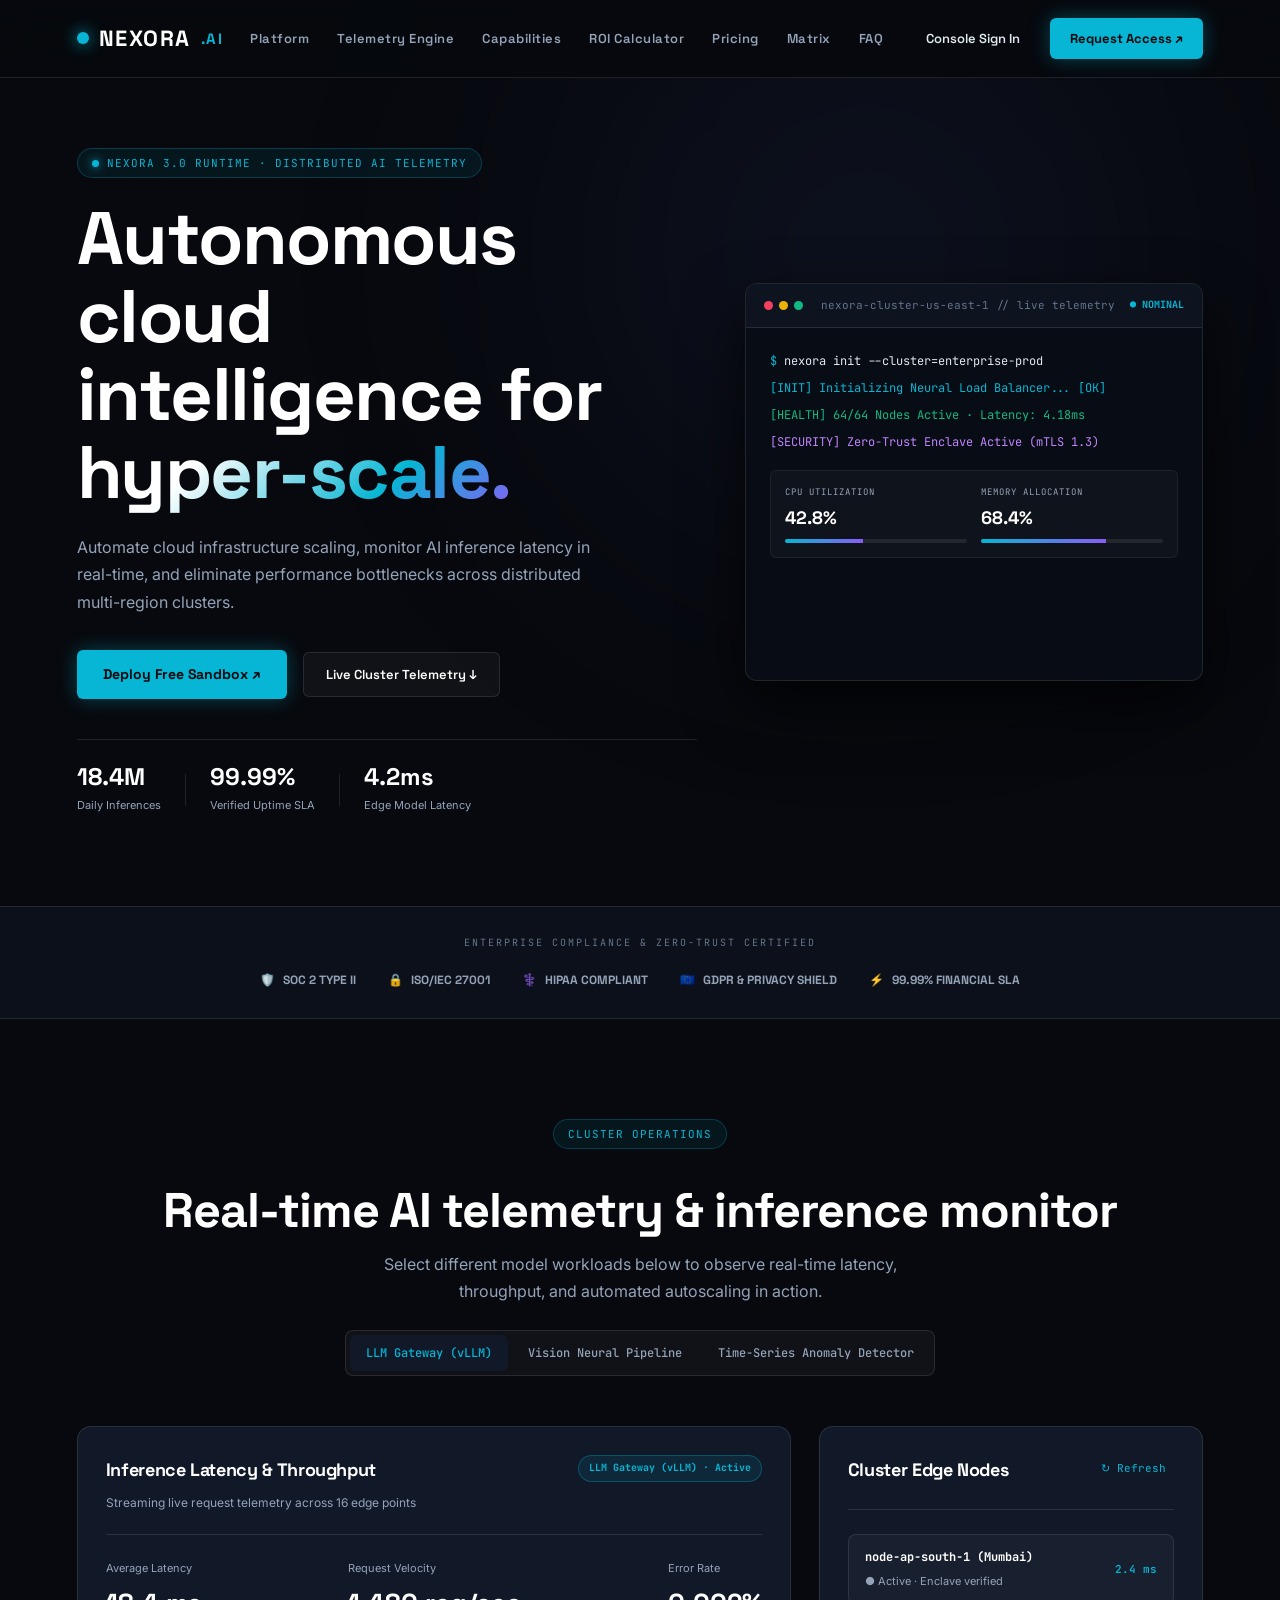
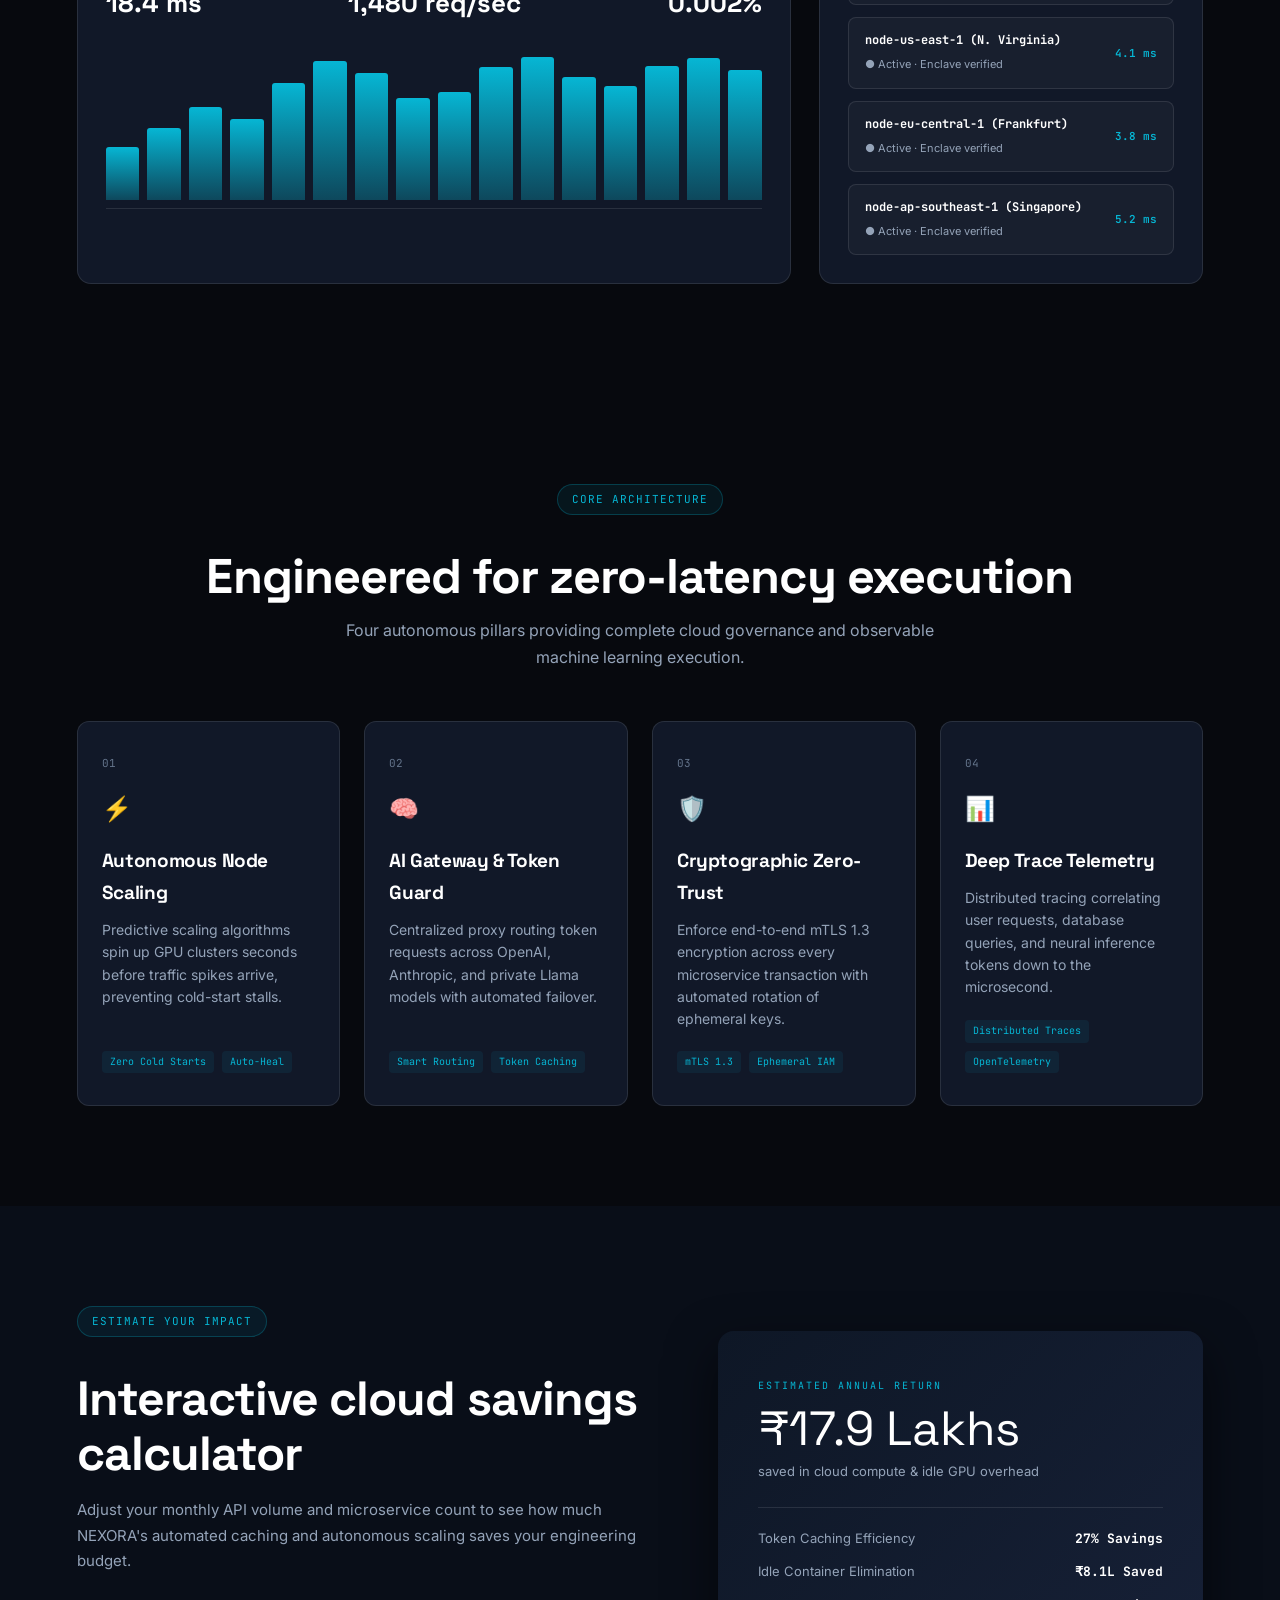
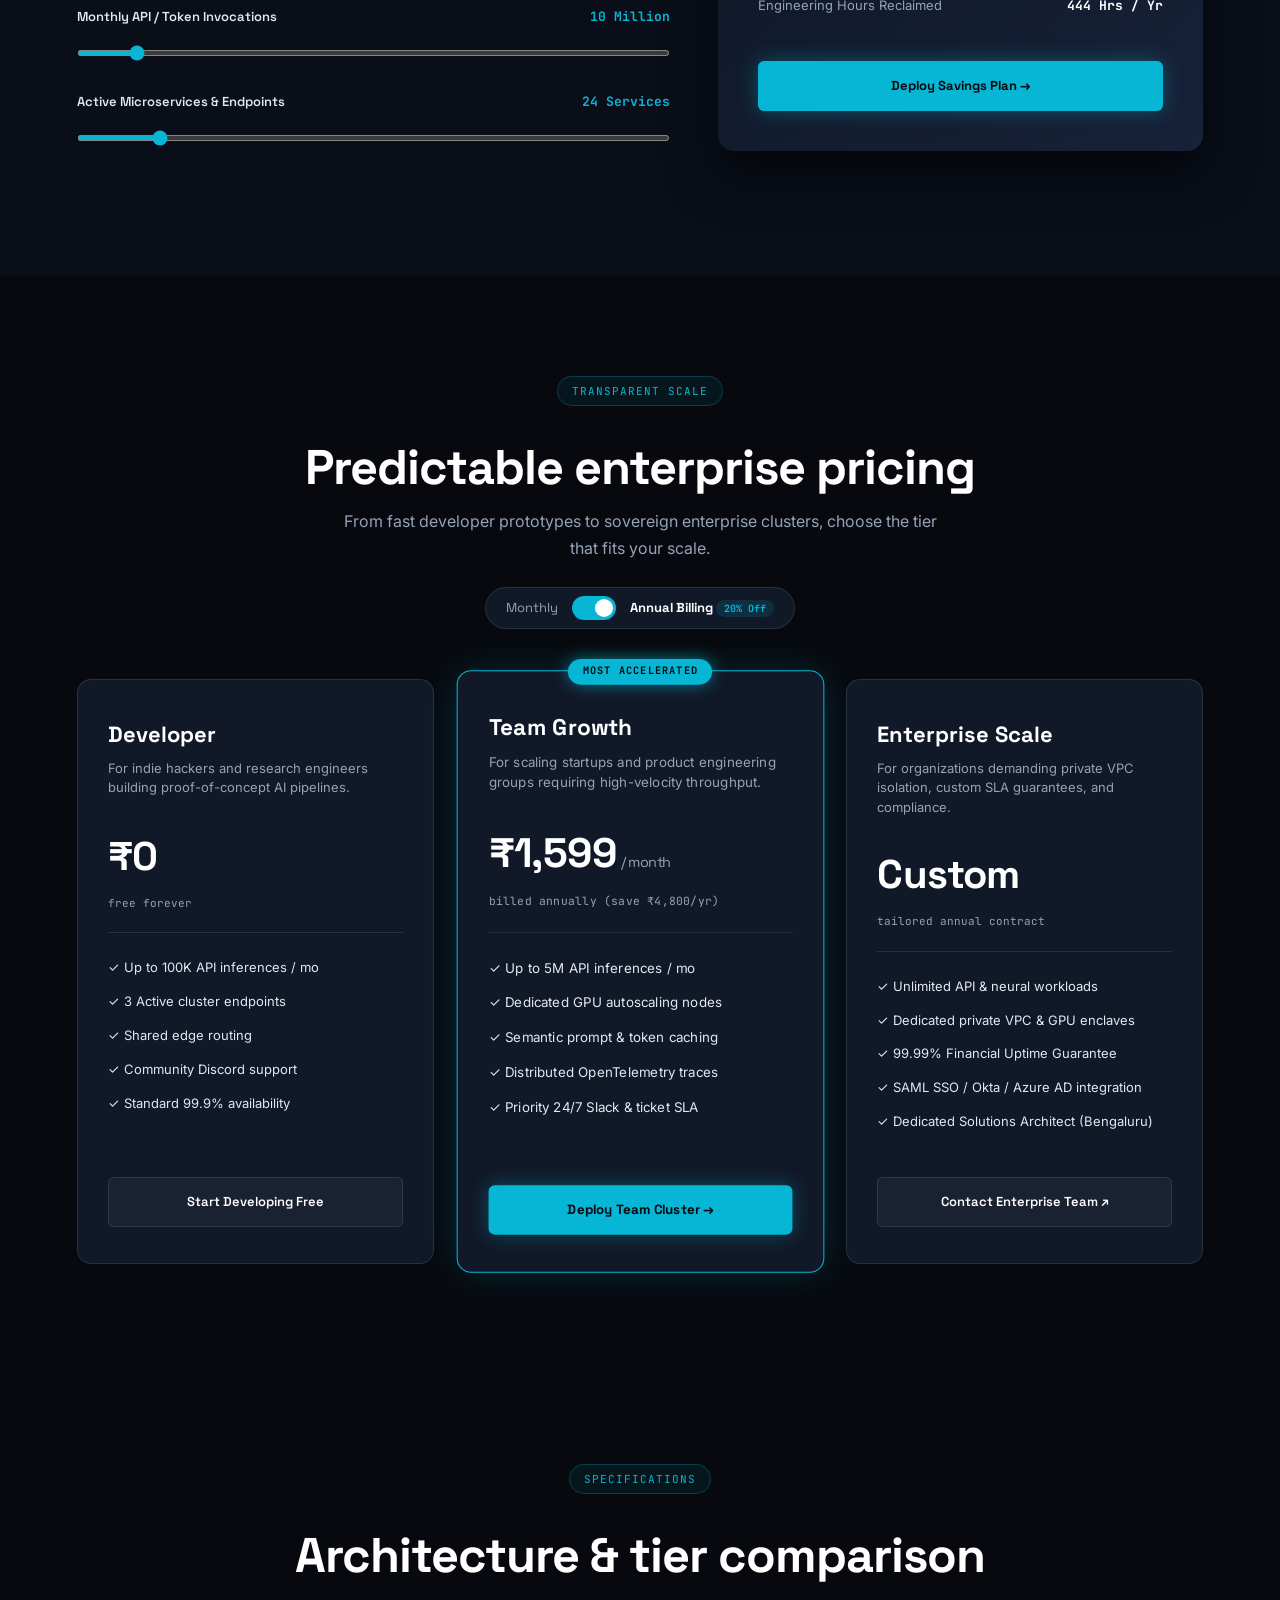
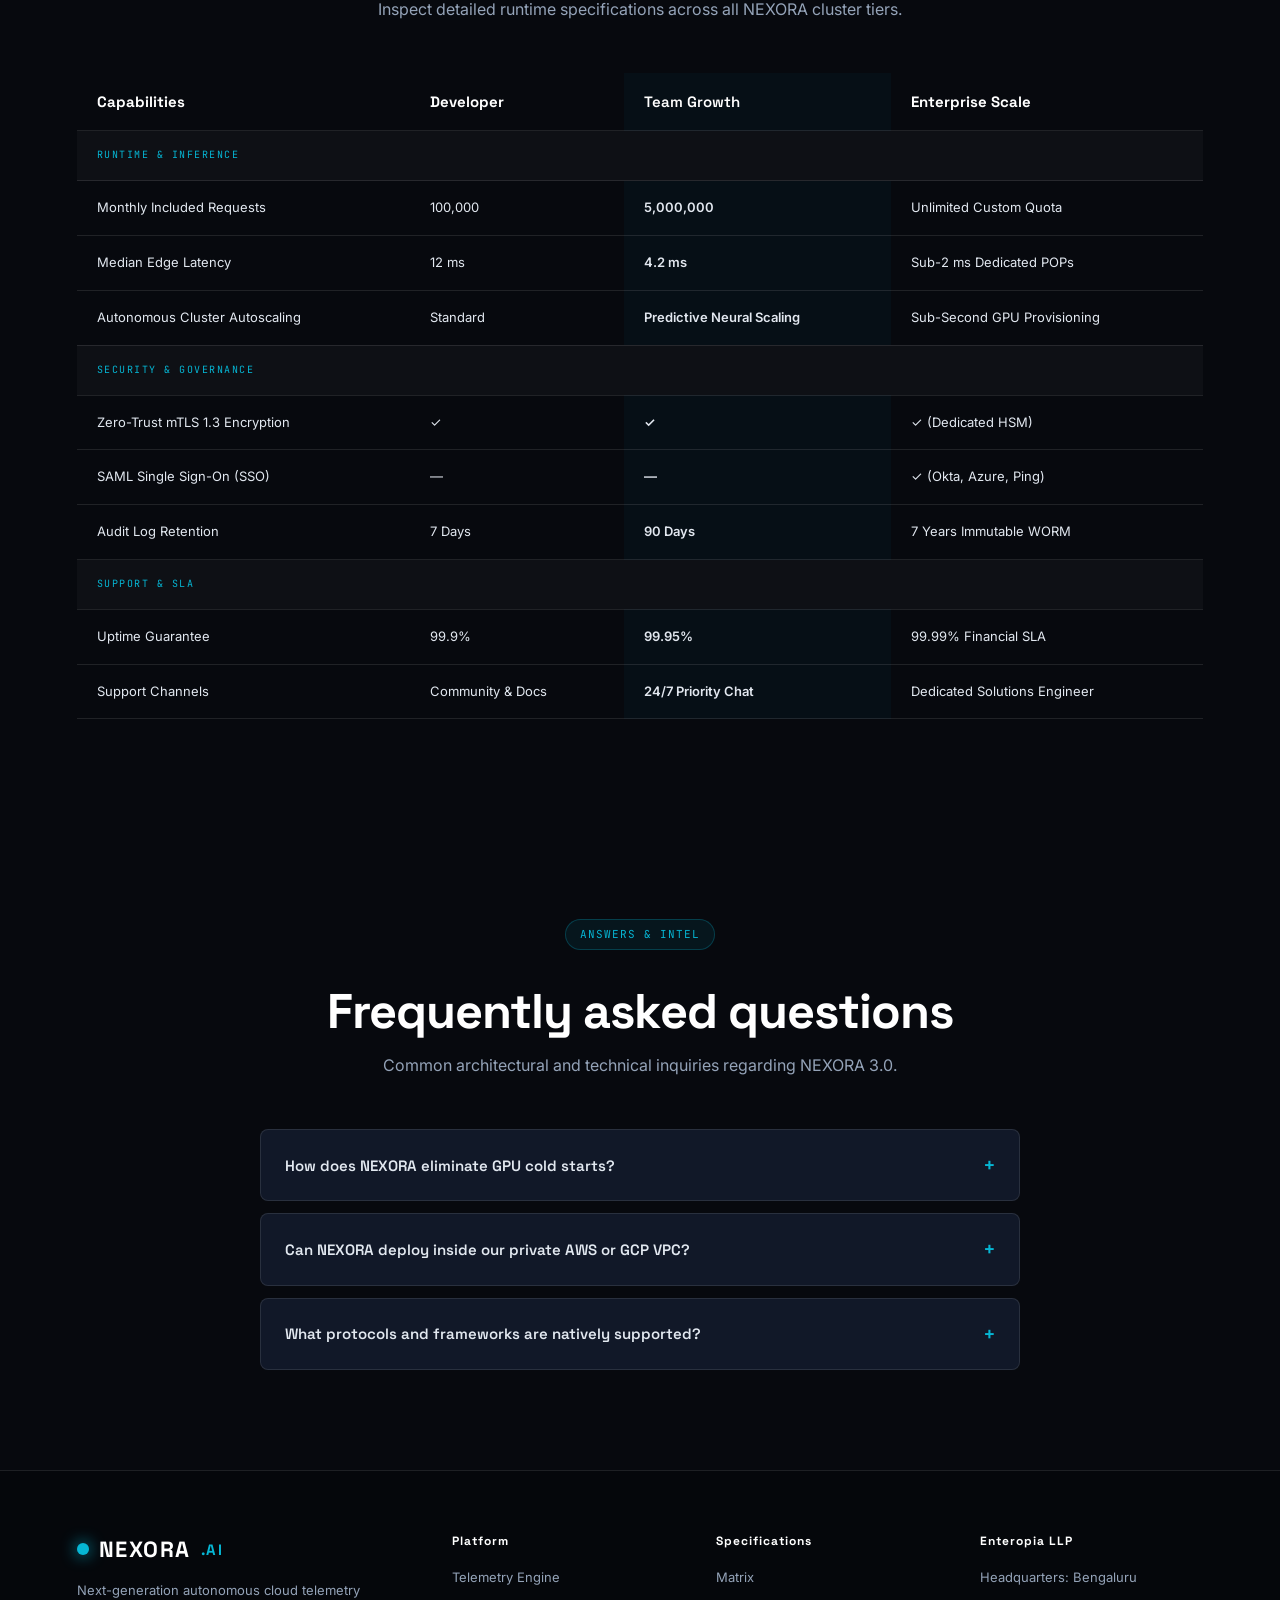
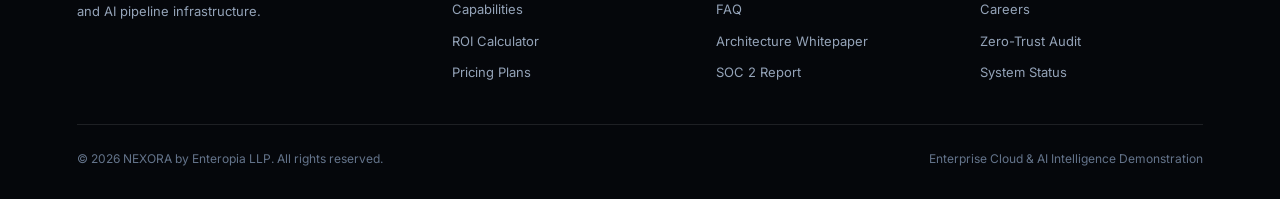
<file: ENTEROPIA_INTERNSHIP/02-saas-platform/02-saas-design-2/index.html>
<!DOCTYPE html>
<html lang="en">
<head>
    <meta charset="UTF-8">
    <meta name="viewport" content="width=device-width, initial-scale=1.0">
    <meta name="description" content="NEXORA — Autonomous Cloud & AI Intelligence Platform for Enterprise Scale.">
    <title>NEXORA — Autonomous Cloud & AI Intelligence Platform</title>

    <link rel="preconnect" href="https://fonts.googleapis.com">
    <link rel="preconnect" href="https://fonts.gstatic.com" crossorigin>
    <link href="https://fonts.googleapis.com/css2?family=Space+Grotesk:wght@400;500;600;700&family=JetBrains+Mono:wght@400;500;600&family=Inter:wght@400;500;600;700&display=swap" rel="stylesheet">

    <link rel="stylesheet" href="style.css">
</head>
<body>

    <div class="cyber-glow"></div>

    <!-- NAVBAR -->
    <header class="navbar" id="navbar">
        <a href="#home" class="logo">
            <span class="logo-orb"></span>
            NEXORA<span>.AI</span>
        </a>

        <nav id="navLinks" class="nav-links">
            <a href="#home">Platform</a>
            <a href="#telemetry">Telemetry Engine</a>
            <a href="#features">Capabilities</a>
            <a href="#calculator">ROI Calculator</a>
            <a href="#pricing">Pricing</a>
            <a href="#comparison">Matrix</a>
            <a href="#faq">FAQ</a>
        </nav>

        <div class="nav-actions">
            <button class="ghost-btn" id="loginBtn">Console Sign In</button>
            <button class="cyan-btn" id="demoBtn">Request Access ↗</button>
        </div>

        <button class="menu-toggle" id="menuToggle" aria-label="Toggle navigation" aria-expanded="false" aria-controls="navLinks">
            <span></span><span></span>
        </button>
    </header>

    <main>
        <!-- HERO SECTION -->
        <section class="hero" id="home">
            <div class="hero-left reveal">
                <div class="cyber-pill">
                    <span class="beacon"></span>
                    NEXORA 3.0 RUNTIME · DISTRIBUTED AI TELEMETRY
                </div>

                <h1>
                    Autonomous cloud<br>
                    intelligence for<br>
                    <span class="neon-text">hyper-scale.</span>
                </h1>

                <p class="hero-lead">
                    Automate cloud infrastructure scaling, monitor AI inference latency in real-time,
                    and eliminate performance bottlenecks across distributed multi-region clusters.
                </p>

                <div class="hero-cta-group">
                    <button class="cyan-btn hero-primary-btn" id="heroStartBtn">Deploy Free Sandbox ↗</button>
                    <a href="#telemetry" class="outline-btn">Live Cluster Telemetry ↓</a>
                </div>

                <div class="hero-stats-row">
                    <div class="mini-stat">
                        <strong>18.4M</strong>
                        <span>Daily Inferences</span>
                    </div>
                    <div class="stat-divider"></div>
                    <div class="mini-stat">
                        <strong>99.99%</strong>
                        <span>Verified Uptime SLA</span>
                    </div>
                    <div class="stat-divider"></div>
                    <div class="mini-stat">
                        <strong>4.2ms</strong>
                        <span>Edge Model Latency</span>
                    </div>
                </div>
            </div>

            <div class="hero-right reveal">
                <div class="telemetry-mock-terminal">
                    <div class="terminal-bar">
                        <div class="term-dots">
                            <span></span><span></span><span></span>
                        </div>
                        <span class="term-title">nexora-cluster-us-east-1 // live telemetry</span>
                        <span class="term-live">● NOMINAL</span>
                    </div>
                    <div class="terminal-body">
                        <div class="terminal-line"><span class="term-prompt">$</span> nexora init --cluster=enterprise-prod</div>
                        <div class="terminal-line text-cyan">[INIT] Initializing Neural Load Balancer... [OK]</div>
                        <div class="terminal-line text-green">[HEALTH] 64/64 Nodes Active · Latency: 4.18ms</div>
                        <div class="terminal-line text-purple">[SECURITY] Zero-Trust Enclave Active (mTLS 1.3)</div>
                        <div class="terminal-metrics-box">
                            <div class="metric-gauge">
                                <small>CPU UTILIZATION</small>
                                <strong>42.8%</strong>
                                <div class="gauge-bar"><i style="width: 42.8%"></i></div>
                            </div>
                            <div class="metric-gauge">
                                <small>MEMORY ALLOCATION</small>
                                <strong>68.4%</strong>
                                <div class="gauge-bar"><i style="width: 68.4%"></i></div>
                            </div>
                        </div>
                        <div class="terminal-stream" id="terminalStream">
                            <!-- Stream lines generated via JS -->
                        </div>
                    </div>
                </div>
            </div>
        </section>

        <!-- SECURITY & COMPLIANCE BADGES -->
        <section class="compliance-strip">
            <span class="strip-label">ENTERPRISE COMPLIANCE & ZERO-TRUST CERTIFIED</span>
            <div class="badge-grid">
                <div class="comp-badge"><span>🛡️</span> SOC 2 TYPE II</div>
                <div class="comp-badge"><span>🔒</span> ISO/IEC 27001</div>
                <div class="comp-badge"><span>⚕️</span> HIPAA COMPLIANT</div>
                <div class="comp-badge"><span>🇪🇺</span> GDPR & PRIVACY SHIELD</div>
                <div class="comp-badge"><span>⚡</span> 99.99% FINANCIAL SLA</div>
            </div>
        </section>

        <!-- INTERACTIVE TELEMETRY & CLUSTER PREVIEW -->
        <section class="telemetry-section section-pad" id="telemetry">
            <div class="section-top text-center reveal">
                <span class="cyber-pill">CLUSTER OPERATIONS</span>
                <h2>Real-time AI telemetry & inference monitor</h2>
                <p>Select different model workloads below to observe real-time latency, throughput, and automated autoscaling in action.</p>

                <div class="model-switcher">
                    <button class="model-tab active" data-model="llm">LLM Gateway (vLLM)</button>
                    <button class="model-tab" data-model="vision">Vision Neural Pipeline</button>
                    <button class="model-tab" data-model="timeseries">Time-Series Anomaly Detector</button>
                </div>
            </div>

            <div class="telemetry-dashboard reveal">
                <div class="dash-grid">
                    <div class="dash-card live-chart-card">
                        <div class="dash-card-head">
                            <div>
                                <h3>Inference Latency & Throughput</h3>
                                <small id="telemetrySubtitle">Streaming live request telemetry across 16 edge points</small>
                            </div>
                            <span class="status-pill-green" id="activeModelPill">LLM Gateway · Active</span>
                        </div>

                        <div class="telemetry-chart-wrap">
                            <div class="chart-stats-header">
                                <div>
                                    <span class="stat-caption">Average Latency</span>
                                    <strong id="avgLatencyText">18.4 ms</strong>
                                </div>
                                <div>
                                    <span class="stat-caption">Request Velocity</span>
                                    <strong id="reqVelocityText">1,480 req/sec</strong>
                                </div>
                                <div>
                                    <span class="stat-caption">Error Rate</span>
                                    <strong class="text-green" id="errorRateText">0.002%</strong>
                                </div>
                            </div>

                            <div class="wave-chart" id="waveChart">
                                <!-- Dynamic bar waveforms -->
                            </div>
                        </div>
                    </div>

                    <div class="dash-card cluster-nodes-card">
                        <div class="dash-card-head">
                            <h3>Cluster Edge Nodes</h3>
                            <button class="refresh-nodes-btn" id="refreshNodesBtn">↻ Refresh</button>
                        </div>
                        <div class="nodes-list" id="nodesList">
                            <!-- Generated via JS -->
                        </div>
                    </div>
                </div>
            </div>
        </section>

        <!-- CAPABILITIES / FEATURES -->
        <section class="capabilities section-pad" id="features">
            <div class="section-top text-center reveal">
                <span class="cyber-pill">CORE ARCHITECTURE</span>
                <h2>Engineered for zero-latency execution</h2>
                <p>Four autonomous pillars providing complete cloud governance and observable machine learning execution.</p>
            </div>

            <div class="capabilities-grid reveal">
                <article class="cap-card">
                    <div class="cap-num">01</div>
                    <div class="cap-icon">⚡</div>
                    <h3>Autonomous Node Scaling</h3>
                    <p>Predictive scaling algorithms spin up GPU clusters seconds before traffic spikes arrive, preventing cold-start stalls.</p>
                    <div class="cap-meta">
                        <span>Zero Cold Starts</span>
                        <span>Auto-Heal</span>
                    </div>
                </article>

                <article class="cap-card">
                    <div class="cap-num">02</div>
                    <div class="cap-icon">🧠</div>
                    <h3>AI Gateway & Token Guard</h3>
                    <p>Centralized proxy routing token requests across OpenAI, Anthropic, and private Llama models with automated failover.</p>
                    <div class="cap-meta">
                        <span>Smart Routing</span>
                        <span>Token Caching</span>
                    </div>
                </article>

                <article class="cap-card">
                    <div class="cap-num">03</div>
                    <div class="cap-icon">🛡️</div>
                    <h3>Cryptographic Zero-Trust</h3>
                    <p>Enforce end-to-end mTLS 1.3 encryption across every microservice transaction with automated rotation of ephemeral keys.</p>
                    <div class="cap-meta">
                        <span>mTLS 1.3</span>
                        <span>Ephemeral IAM</span>
                    </div>
                </article>

                <article class="cap-card">
                    <div class="cap-num">04</div>
                    <div class="cap-icon">📊</div>
                    <h3>Deep Trace Telemetry</h3>
                    <p>Distributed tracing correlating user requests, database queries, and neural inference tokens down to the microsecond.</p>
                    <div class="cap-meta">
                        <span>Distributed Traces</span>
                        <span>OpenTelemetry</span>
                    </div>
                </article>
            </div>
        </section>

        <!-- INTERACTIVE ROI / BANDWIDTH CALCULATOR -->
        <section class="calculator-section section-pad" id="calculator">
            <div class="calculator-wrap reveal">
                <div class="calc-copy">
                    <span class="cyber-pill">ESTIMATE YOUR IMPACT</span>
                    <h2>Interactive cloud savings calculator</h2>
                    <p>
                        Adjust your monthly API volume and microservice count to see how much
                        NEXORA's automated caching and autonomous scaling saves your engineering budget.
                    </p>

                    <div class="calc-slider-group">
                        <div class="slider-header">
                            <label for="sliderCalls">Monthly API / Token Invocations</label>
                            <span class="slider-val" id="valCalls">10 Million</span>
                        </div>
                        <input type="range" id="sliderCalls" min="1" max="100" value="10" step="1">
                    </div>

                    <div class="calc-slider-group">
                        <div class="slider-header">
                            <label for="sliderServices">Active Microservices & Endpoints</label>
                            <span class="slider-val" id="valServices">24 Services</span>
                        </div>
                        <input type="range" id="sliderServices" min="5" max="150" value="24" step="1">
                    </div>
                </div>

                <div class="calc-result-card">
                    <div class="result-top">
                        <span>ESTIMATED ANNUAL RETURN</span>
                        <div class="big-savings" id="savingsAmount">₹14.2 Lakhs</div>
                        <small>saved in cloud compute & idle GPU overhead</small>
                    </div>

                    <div class="savings-breakdown">
                        <div class="saving-row">
                            <span>Token Caching Efficiency</span>
                            <strong id="cacheSavings">38% Savings</strong>
                        </div>
                        <div class="saving-row">
                            <span>Idle Container Elimination</span>
                            <strong id="idleSavings">₹6.4L Saved</strong>
                        </div>
                        <div class="saving-row">
                            <span>Engineering Hours Reclaimed</span>
                            <strong id="hoursSavings">420 Hrs / Yr</strong>
                        </div>
                    </div>

                    <button class="cyan-btn full-btn" id="calcDeployBtn">Deploy Savings Plan →</button>
                </div>
            </div>
        </section>

        <!-- PRICING TIERS -->
        <section class="pricing-section section-pad" id="pricing">
            <div class="section-top text-center reveal">
                <span class="cyber-pill">TRANSPARENT SCALE</span>
                <h2>Predictable enterprise pricing</h2>
                <p>From fast developer prototypes to sovereign enterprise clusters, choose the tier that fits your scale.</p>

                <div class="pricing-toggle-wrap">
                    <span class="toggle-text" id="billingMonthLabel">Monthly</span>
                    <label class="switch" for="pricingToggle">
                        <input type="checkbox" id="pricingToggle" aria-label="Toggle annual pricing" checked>
                        <span class="slider-round"></span>
                    </label>
                    <span class="toggle-text active" id="billingYearLabel">
                        Annual Billing <span class="save-tag">20% Off</span>
                    </span>
                </div>
            </div>

            <div class="pricing-matrix reveal">
                <!-- DEVELOPER TIER -->
                <article class="price-box">
                    <span class="tier-name">Developer</span>
                    <p class="tier-desc">For indie hackers and research engineers building proof-of-concept AI pipelines.</p>
                    <div class="price-figure">
                        <h2 id="devPrice">₹0</h2>
                        <span class="cycle-text" id="devCycle">free forever</span>
                    </div>
                    <ul class="tier-features">
                        <li>✓ Up to 100K API inferences / mo</li>
                        <li>✓ 3 Active cluster endpoints</li>
                        <li>✓ Shared edge routing</li>
                        <li>✓ Community Discord support</li>
                        <li>✓ Standard 99.9% availability</li>
                    </ul>
                    <button class="outline-btn tier-btn" data-signup-tier="Developer">Start Developing Free</button>
                </article>

                <!-- TEAM TIER (POPULAR) -->
                <article class="price-box featured-box">
                    <div class="glow-border-pill">MOST ACCELERATED</div>
                    <span class="tier-name">Team Growth</span>
                    <p class="tier-desc">For scaling startups and product engineering groups requiring high-velocity throughput.</p>
                    <div class="price-figure">
                        <h2 id="teamPrice">₹1,599 <small>/ month</small></h2>
                        <span class="cycle-text" id="teamCycle">billed annually (save ₹4,800/yr)</span>
                    </div>
                    <ul class="tier-features">
                        <li>✓ Up to 5M API inferences / mo</li>
                        <li>✓ Dedicated GPU autoscaling nodes</li>
                        <li>✓ Semantic prompt & token caching</li>
                        <li>✓ Distributed OpenTelemetry traces</li>
                        <li>✓ Priority 24/7 Slack & ticket SLA</li>
                    </ul>
                    <button class="cyan-btn tier-btn" data-signup-tier="Team Growth">Deploy Team Cluster →</button>
                </article>

                <!-- ENTERPRISE SCALE -->
                <article class="price-box">
                    <span class="tier-name">Enterprise Scale</span>
                    <p class="tier-desc">For organizations demanding private VPC isolation, custom SLA guarantees, and compliance.</p>
                    <div class="price-figure">
                        <h2 id="entPrice">Custom</h2>
                        <span class="cycle-text" id="entCycle">tailored annual contract</span>
                    </div>
                    <ul class="tier-features">
                        <li>✓ Unlimited API & neural workloads</li>
                        <li>✓ Dedicated private VPC & GPU enclaves</li>
                        <li>✓ 99.99% Financial Uptime Guarantee</li>
                        <li>✓ SAML SSO / Okta / Azure AD integration</li>
                        <li>✓ Dedicated Solutions Architect (Bengaluru)</li>
                    </ul>
                    <button class="outline-btn tier-btn" data-signup-tier="Enterprise Scale">Contact Enterprise Team ↗</button>
                </article>
            </div>
        </section>

        <!-- COMPARISON MATRIX -->
        <section class="matrix-section section-pad" id="comparison">
            <div class="section-top text-center reveal">
                <span class="cyber-pill">SPECIFICATIONS</span>
                <h2>Architecture & tier comparison</h2>
                <p>Inspect detailed runtime specifications across all NEXORA cluster tiers.</p>
            </div>

            <div class="table-scroller reveal">
                <table class="matrix-table">
                    <thead>
                        <tr>
                            <th>Capabilities</th>
                            <th>Developer</th>
                            <th class="matrix-highlight">Team Growth</th>
                            <th>Enterprise Scale</th>
                        </tr>
                    </thead>
                    <tbody>
                        <tr class="cat-header"><td colspan="4">RUNTIME & INFERENCE</td></tr>
                        <tr><td>Monthly Included Requests</td><td>100,000</td><td class="matrix-highlight">5,000,000</td><td>Unlimited Custom Quota</td></tr>
                        <tr><td>Median Edge Latency</td><td>12 ms</td><td class="matrix-highlight">4.2 ms</td><td>Sub-2 ms Dedicated POPs</td></tr>
                        <tr><td>Autonomous Cluster Autoscaling</td><td>Standard</td><td class="matrix-highlight">Predictive Neural Scaling</td><td>Sub-Second GPU Provisioning</td></tr>
                        <tr class="cat-header"><td colspan="4">SECURITY & GOVERNANCE</td></tr>
                        <tr><td>Zero-Trust mTLS 1.3 Encryption</td><td>✓</td><td class="matrix-highlight">✓</td><td>✓ (Dedicated HSM)</td></tr>
                        <tr><td>SAML Single Sign-On (SSO)</td><td>—</td><td class="matrix-highlight">—</td><td>✓ (Okta, Azure, Ping)</td></tr>
                        <tr><td>Audit Log Retention</td><td>7 Days</td><td class="matrix-highlight">90 Days</td><td>7 Years Immutable WORM</td></tr>
                        <tr class="cat-header"><td colspan="4">SUPPORT & SLA</td></tr>
                        <tr><td>Uptime Guarantee</td><td>99.9%</td><td class="matrix-highlight">99.95%</td><td>99.99% Financial SLA</td></tr>
                        <tr><td>Support Channels</td><td>Community & Docs</td><td class="matrix-highlight">24/7 Priority Chat</td><td>Dedicated Solutions Engineer</td></tr>
                    </tbody>
                </table>
            </div>
        </section>

        <!-- FAQ ACCORDION -->
        <section class="faq-section section-pad" id="faq">
            <div class="section-top text-center reveal">
                <span class="cyber-pill">ANSWERS & INTEL</span>
                <h2>Frequently asked questions</h2>
                <p>Common architectural and technical inquiries regarding NEXORA 3.0.</p>
            </div>

            <div class="faq-list reveal">
                <div class="faq-item">
                    <button class="faq-trigger" aria-expanded="false">
                        <span>How does NEXORA eliminate GPU cold starts?</span>
                        <span class="faq-arrow">+</span>
                    </button>
                    <div class="faq-pane">
                        <p>NEXORA uses predictive time-series models analyzing request cadence to pre-warm serverless GPU containers 15–30 seconds before demand thresholds are breached, ensuring 100% warm-state inference.</p>
                    </div>
                </div>

                <div class="faq-item">
                    <button class="faq-trigger" aria-expanded="false">
                        <span>Can NEXORA deploy inside our private AWS or GCP VPC?</span>
                        <span class="faq-arrow">+</span>
                    </button>
                    <div class="faq-pane">
                        <p>Yes. Enterprise Scale tiers include Terraform and Helm automation allowing the entire NEXORA telemetry runtime to execute privately within your existing VPC without egressing sensitive payload tokens.</p>
                    </div>
                </div>

                <div class="faq-item">
                    <button class="faq-trigger" aria-expanded="false">
                        <span>What protocols and frameworks are natively supported?</span>
                        <span class="faq-arrow">+</span>
                    </button>
                    <div class="faq-pane">
                        <p>We natively support gRPC, REST, GraphQL, WebSocket streaming, vLLM, HuggingFace TGI, Triton Inference Server, and OpenTelemetry standards.</p>
                    </div>
                </div>
            </div>
        </section>
    </main>

    <!-- AUTH / DEMO MODAL -->
    <div class="modal-backdrop" id="authModal" role="dialog" aria-modal="true" aria-labelledby="modalHeading" hidden>
        <div class="cyber-modal">
            <button class="modal-exit" id="modalExitBtn" aria-label="Close dialog">✕</button>

            <div class="modal-tabs">
                <button class="tab-btn active" id="btnTabSignin">Sign In</button>
                <button class="tab-btn" id="btnTabSignup">Deploy Workspace</button>
            </div>

            <h2 id="modalHeading">Console Authentication</h2>
            <p id="modalSubheading">Sign in with your enterprise credentials to access NEXORA.</p>

            <form id="authForm" novalidate>
                <div class="input-block" id="orgGroup" hidden>
                    <label for="orgName">Organization / Workspace Name</label>
                    <input type="text" id="orgName" placeholder="Acme Technologies Ltd.">
                    <span class="input-error" id="orgError"></span>
                </div>

                <div class="input-block">
                    <label for="userEmail">Corporate Email Address</label>
                    <input type="email" id="userEmail" placeholder="developer@company.com" required>
                    <span class="input-error" id="emailError"></span>
                </div>

                <div class="input-block">
                    <label for="userPassword">Security Token / Password</label>
                    <input type="password" id="userPassword" placeholder="••••••••••••" required minlength="6">
                    <span class="input-error" id="passwordError"></span>
                </div>

                <button type="submit" class="cyan-btn full-btn" id="authSubmitBtn">Authenticate Session ↗</button>
                <div class="auth-message" id="authMessage" role="status" aria-live="polite"></div>
            </form>

            <small class="modal-note">Frontend demonstration mode: Credentials persist in your browser session without contacting remote live auth servers.</small>
        </div>
    </div>

    <!-- TOAST NOTIFICATION -->
    <div class="toast" id="toast" role="status" aria-live="polite"></div>

    <!-- FOOTER -->
    <footer class="footer">
        <div class="footer-wrap">
            <div class="footer-brand">
                <a href="#home" class="logo">
                    <span class="logo-orb"></span>
                    NEXORA<span>.AI</span>
                </a>
                <p>Next-generation autonomous cloud telemetry and AI pipeline infrastructure.</p>
            </div>

            <div class="footer-links-col">
                <strong>Platform</strong>
                <a href="#telemetry">Telemetry Engine</a>
                <a href="#features">Capabilities</a>
                <a href="#calculator">ROI Calculator</a>
                <a href="#pricing">Pricing Plans</a>
            </div>

            <div class="footer-links-col">
                <strong>Specifications</strong>
                <a href="#comparison">Matrix</a>
                <a href="#faq">FAQ</a>
                <a href="#home">Architecture Whitepaper</a>
                <a href="#home">SOC 2 Report</a>
            </div>

            <div class="footer-links-col">
                <strong>Enteropia LLP</strong>
                <a href="#home">Headquarters: Bengaluru</a>
                <a href="#home">Careers</a>
                <a href="#home">Zero-Trust Audit</a>
                <a href="#home">System Status</a>
            </div>
        </div>

        <div class="footer-bottom">
            <span>© <span id="currentYear">2026</span> NEXORA by Enteropia LLP. All rights reserved.</span>
            <span>Enterprise Cloud & AI Intelligence Demonstration</span>
        </div>
    </footer>

    <script src="script.js"></script>
</body>
</html>
</file>
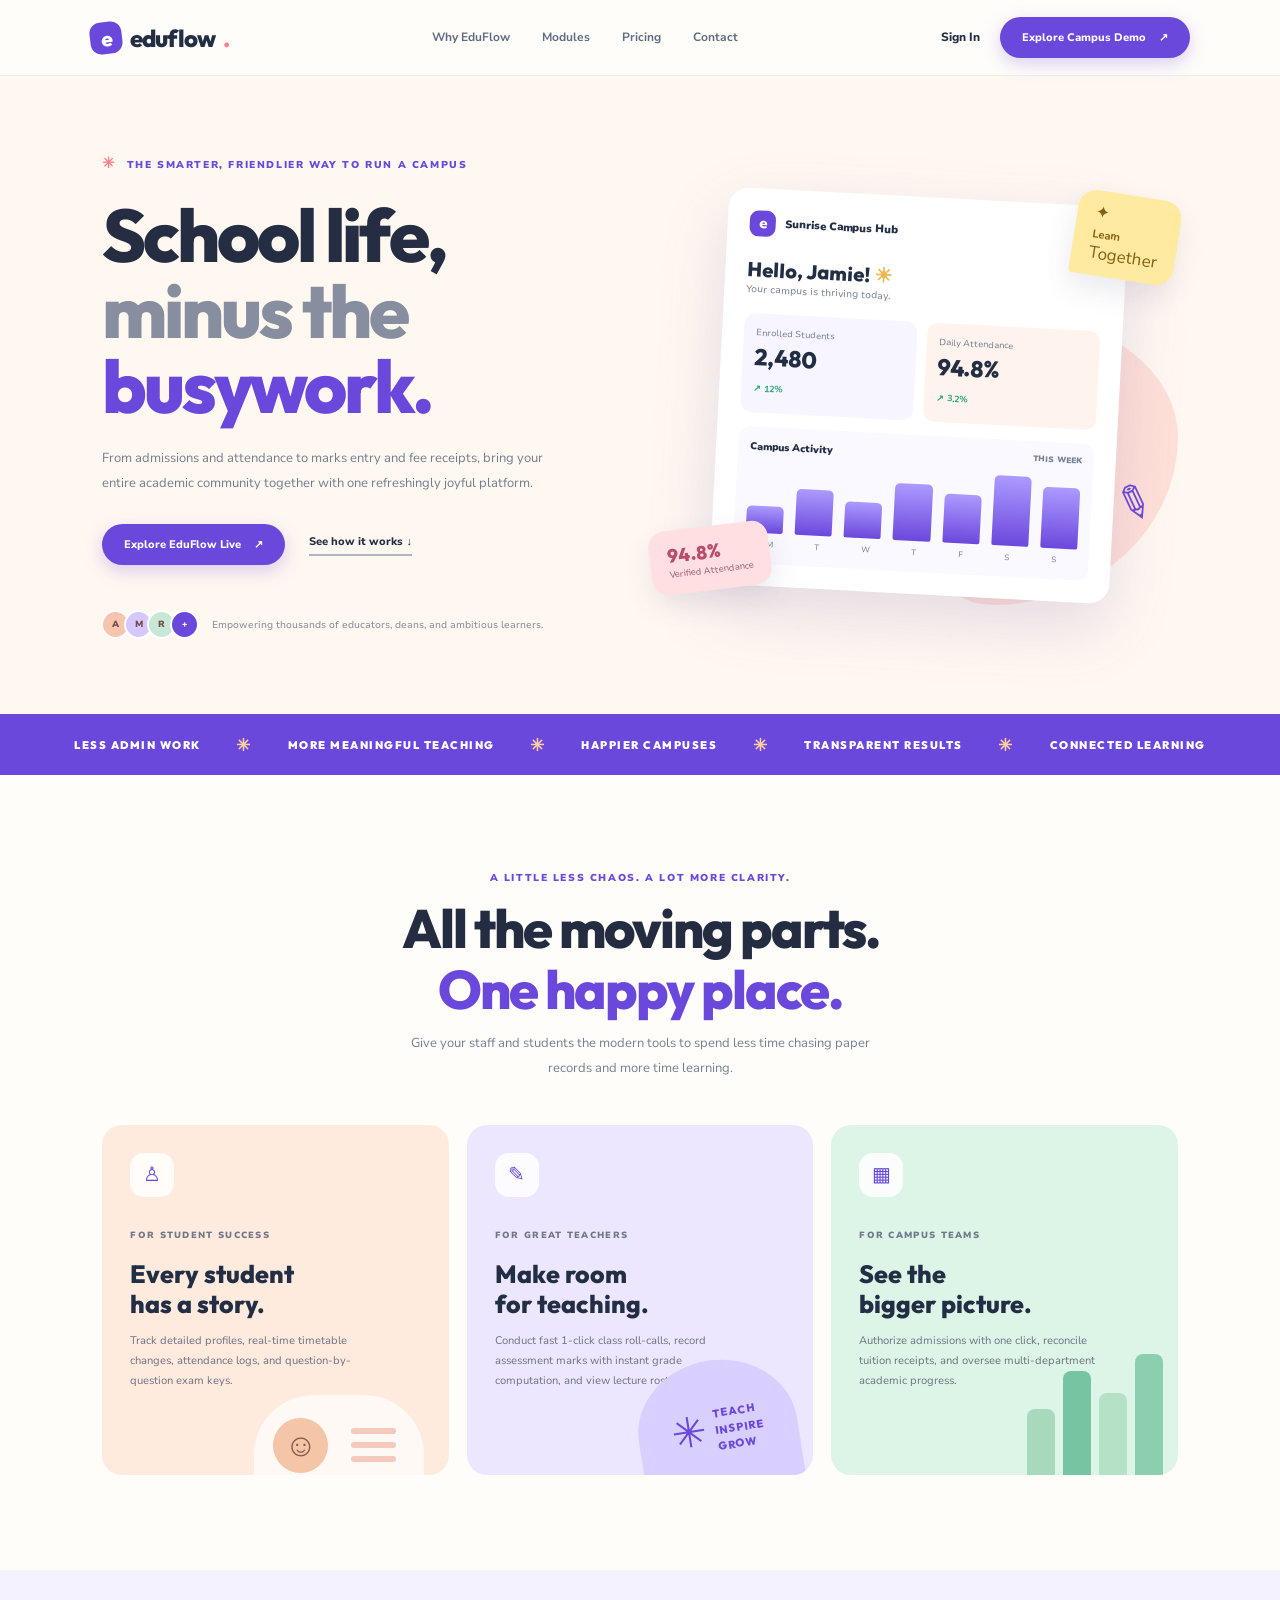
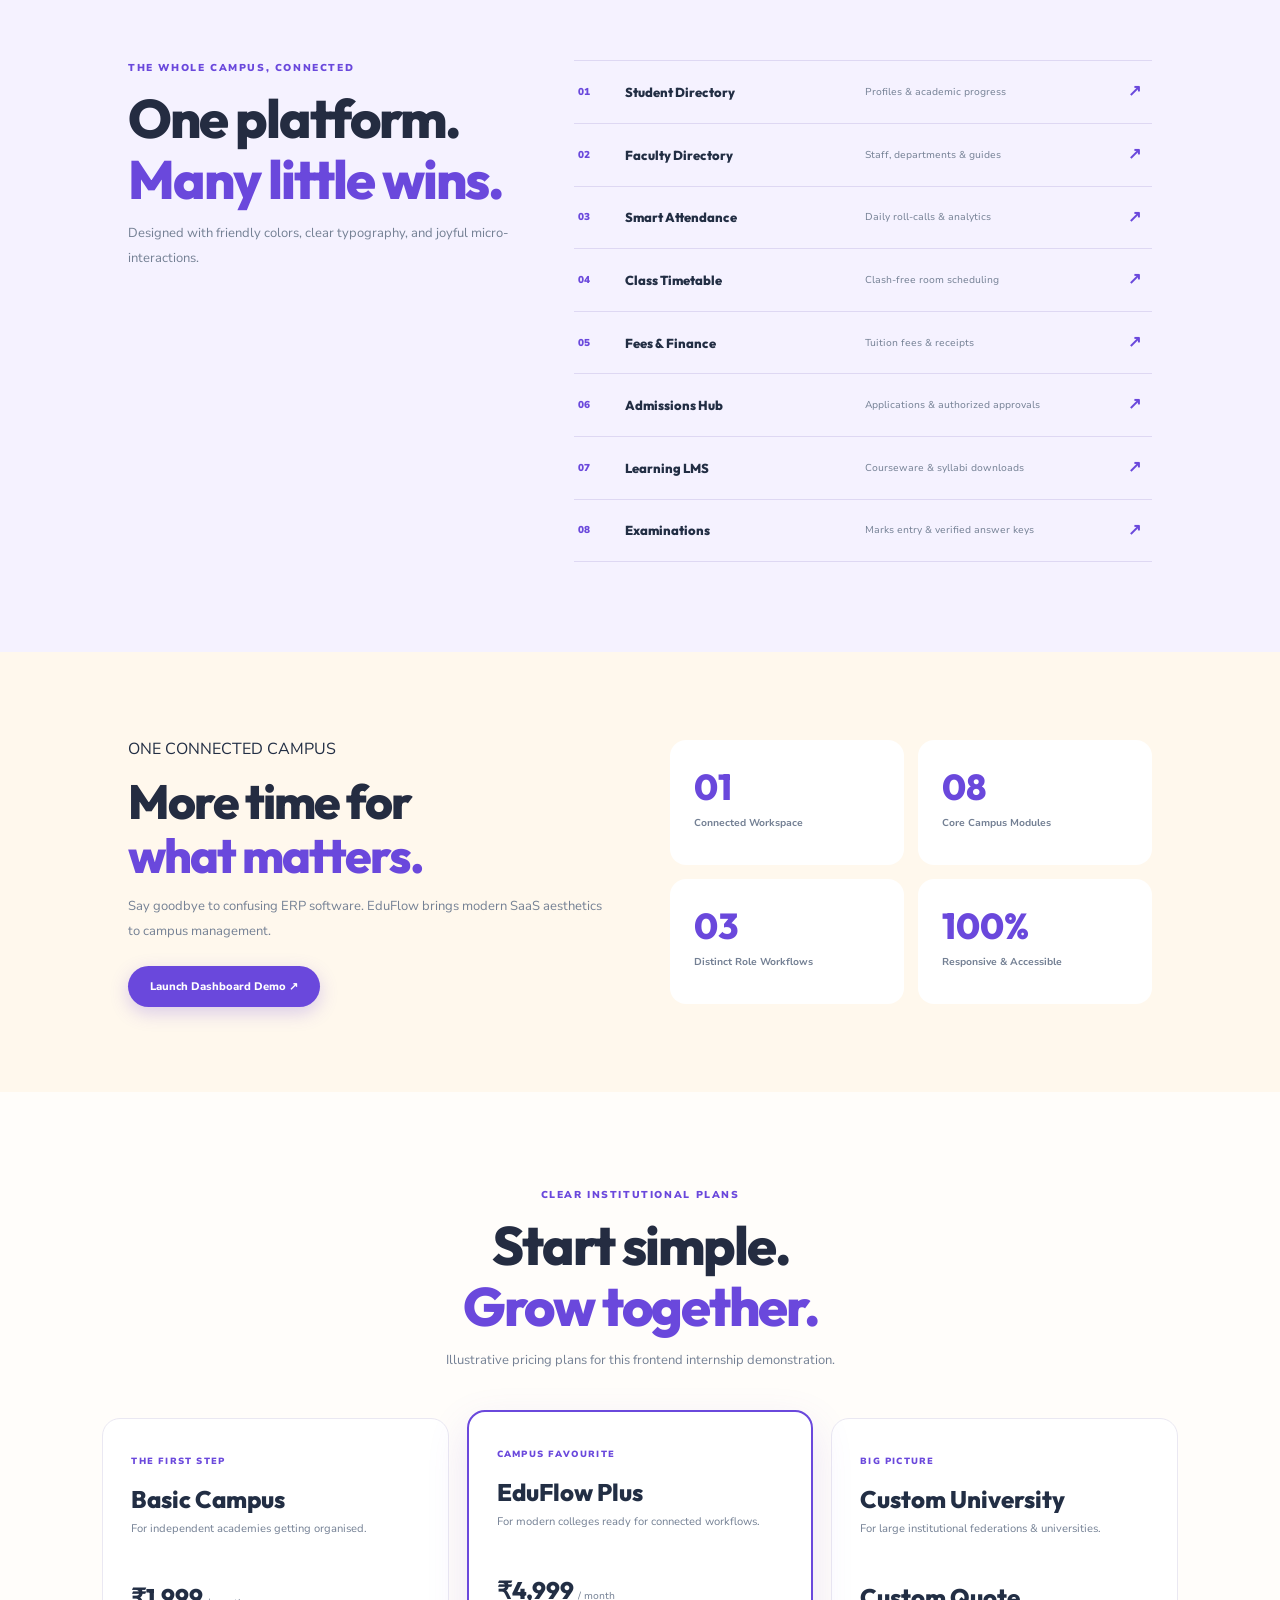
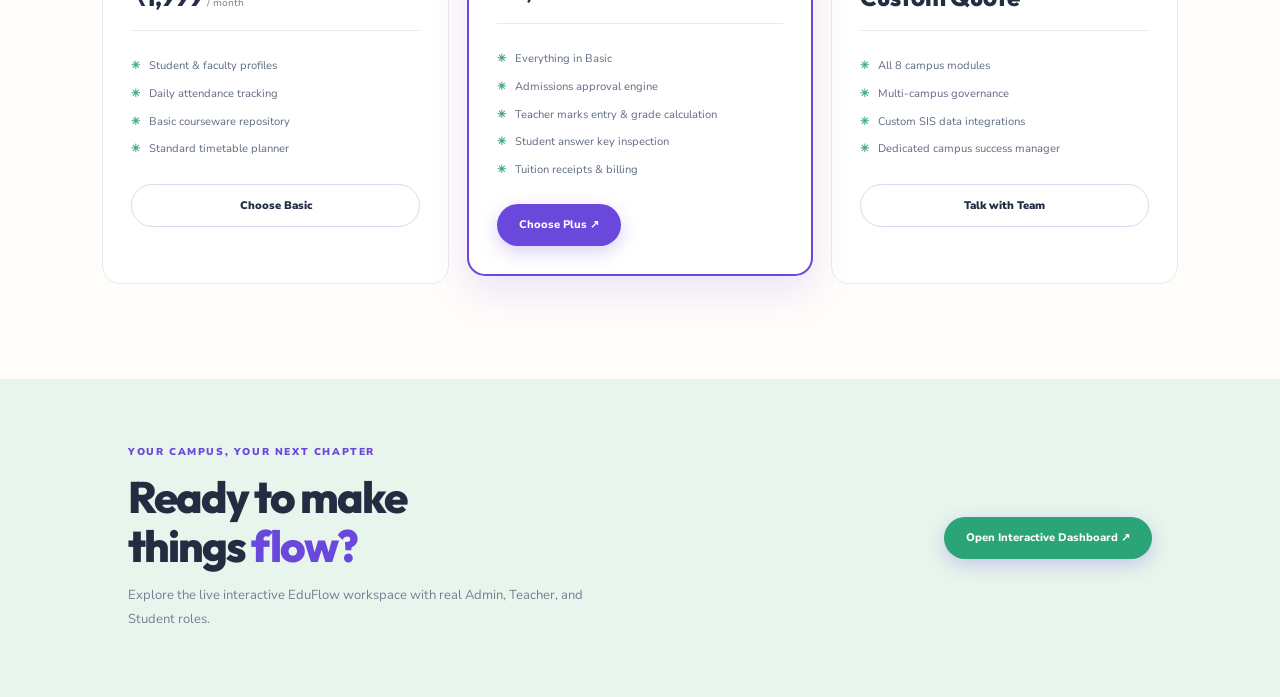
<file: ENTEROPIA_INTERNSHIP/04-eschulu-design/04-eschulu-design-02/index.html>
<!DOCTYPE html>
<html lang="en">
<head>
  <meta charset="UTF-8">
  <meta name="viewport" content="width=device-width, initial-scale=1.0">
  <title>EduFlow — Modern Collaborative Campus Management</title>
  <link rel="preconnect" href="https://fonts.googleapis.com">
  <link rel="preconnect" href="https://fonts.gstatic.com" crossorigin>
  <link href="https://fonts.googleapis.com/css2?family=Nunito+Sans:wght@400;500;600;700;800;900&family=Outfit:wght@400;500;600;700;800&display=swap" rel="stylesheet">
  <link rel="stylesheet" href="style.css">
</head>
<body>
  <!-- PUBLIC MARKETING HEADER -->
  <header class="site-header" id="siteHeader">
    <a class="logo" href="#home"><span class="logo-icon">e</span> eduflow<span class="logo-period">.</span></a>
    <nav id="mainNav">
      <a href="#features">Why EduFlow</a>
      <a href="#solutions">Modules</a>
      <a href="#pricing">Pricing</a>
      <a href="#contact">Contact</a>
    </nav>
    <div class="header-actions">
      <button class="text-btn" id="loginOpen">Sign In</button>
      <button class="pill-btn" id="openDashboard">Explore Campus Demo <span>↗</span></button>
    </div>
    <button class="menu-btn" id="menuBtn" aria-label="Toggle navigation menu">☰</button>
  </header>

  <!-- MARKETING LANDING PAGE -->
  <main id="publicSite">
    <section class="hero" id="home">
      <div class="hero-copy">
        <div class="eyebrow"><span class="sparkle">✳</span> THE SMARTER, FRIENDLIER WAY TO RUN A CAMPUS</div>
        <h1>School life,<br><span>minus the</span><br><em>busywork.</em></h1>
        <p>From admissions and attendance to marks entry and fee receipts, bring your entire academic community together with one refreshingly joyful platform.</p>
        <div class="hero-actions">
          <button class="pill-btn" id="heroDashboard">Explore EduFlow Live <span>↗</span></button>
          <a href="#features" class="under-link">See how it works ↓</a>
        </div>
        <div class="hero-note">
          <div class="mini-avatars"><i>A</i><i>M</i><i>R</i><i>+</i></div>
          <span>Empowering thousands of educators, deans, and ambitious learners.</span>
        </div>
      </div>

      <div class="hero-illustration">
        <div class="blob blob-one"></div>
        <div class="blob blob-two"></div>
        <div class="hero-board">
          <div class="board-head">
            <span class="board-logo">e</span>
            <span>Sunrise Campus Hub</span>
            <span class="board-menu">•••</span>
          </div>
          <div class="board-greeting">Hello, Jamie! <span>☀</span></div>
          <p>Your campus is thriving today.</p>
          <div class="board-metrics">
            <div><small>Enrolled Students</small><strong>2,480</strong><i>↗ 12%</i></div>
            <div><small>Daily Attendance</small><strong>94.8%</strong><i>↗ 3.2%</i></div>
          </div>
          <div class="board-graph">
            <div class="graph-title">Campus Activity <small>THIS WEEK</small></div>
            <div class="graph-bars">
              <i style="height:38%"></i><i style="height:65%"></i><i style="height:52%"></i>
              <i style="height:82%"></i><i style="height:70%"></i><i style="height:100%"></i><i style="height:87%"></i>
            </div>
            <div class="graph-days"><span>M</span><span>T</span><span>W</span><span>T</span><span>F</span><span>S</span><span>S</span></div>
          </div>
        </div>
        <div class="sticker sticker-yellow">✦<br><b>Learn</b><br>Together</div>
        <div class="sticker sticker-pink"><b>94.8%</b><small>Verified Attendance</small></div>
        <div class="floating-pencil">✎</div>
      </div>
    </section>

    <section class="ticker">
      <span>LESS ADMIN WORK</span><b>✳</b>
      <span>MORE MEANINGFUL TEACHING</span><b>✳</b>
      <span>HAPPIER CAMPUSES</span><b>✳</b>
      <span>TRANSPARENT RESULTS</span><b>✳</b>
      <span>CONNECTED LEARNING</span>
    </section>

    <section class="section features" id="features">
      <div class="section-intro">
        <div class="eyebrow">A LITTLE LESS CHAOS. A LOT MORE CLARITY.</div>
        <h2>All the moving parts.<br><em>One happy place.</em></h2>
        <p>Give your staff and students the modern tools to spend less time chasing paper records and more time learning.</p>
      </div>
      <div class="feature-cards">
        <article class="feature-card card-peach">
          <div class="feature-symbol">♙</div>
          <span>FOR STUDENT SUCCESS</span>
          <h3>Every student<br>has a story.</h3>
          <p>Track detailed profiles, real-time timetable changes, attendance logs, and question-by-question exam keys.</p>
          <div class="student-art">
            <div class="student-face">☺</div>
            <div class="student-lines"><i></i><i></i><i></i></div>
          </div>
        </article>
        <article class="feature-card card-lilac">
          <div class="feature-symbol">✎</div>
          <span>FOR GREAT TEACHERS</span>
          <h3>Make room<br>for teaching.</h3>
          <p>Conduct fast 1-click class roll-calls, record assessment marks with instant grade computation, and view lecture rosters.</p>
          <div class="teacher-art">
            <span>✳</span>
            <b>TEACH<br>INSPIRE<br>GROW</b>
          </div>
        </article>
        <article class="feature-card card-mint">
          <div class="feature-symbol">▦</div>
          <span>FOR CAMPUS TEAMS</span>
          <h3>See the<br>bigger picture.</h3>
          <p>Authorize admissions with one click, reconcile tuition receipts, and oversee multi-department academic progress.</p>
          <div class="campus-art"><i></i><i></i><i></i><i></i></div>
        </article>
      </div>
    </section>

    <section class="solutions" id="solutions">
      <div class="section-intro">
        <div class="eyebrow">THE WHOLE CAMPUS, CONNECTED</div>
        <h2>One platform.<br><em>Many little wins.</em></h2>
        <p>Designed with friendly colors, clear typography, and joyful micro-interactions.</p>
      </div>
      <div class="solution-list">
        <div><span>01</span><b>Student Directory</b><small>Profiles & academic progress</small><i>↗</i></div>
        <div><span>02</span><b>Faculty Directory</b><small>Staff, departments & guides</small><i>↗</i></div>
        <div><span>03</span><b>Smart Attendance</b><small>Daily roll-calls & analytics</small><i>↗</i></div>
        <div><span>04</span><b>Class Timetable</b><small>Clash-free room scheduling</small><i>↗</i></div>
        <div><span>05</span><b>Fees & Finance</b><small>Tuition fees & receipts</small><i>↗</i></div>
        <div><span>06</span><b>Admissions Hub</b><small>Applications & authorized approvals</small><i>↗</i></div>
        <div><span>07</span><b>Learning LMS</b><small>Courseware & syllabi downloads</small><i>↗</i></div>
        <div><span>08</span><b>Examinations</b><small>Marks entry & verified answer keys</small><i>↗</i></div>
      </div>
    </section>

    <section class="numbers-section">
      <div>
        <span>ONE CONNECTED CAMPUS</span>
        <h2>More time for<br><em>what matters.</em></h2>
        <p>Say goodbye to confusing ERP software. EduFlow brings modern SaaS aesthetics to campus management.</p>
        <button class="pill-btn" id="numbersDemo">Launch Dashboard Demo ↗</button>
      </div>
      <div class="number-grid">
        <article><strong>01</strong><span>Connected Workspace</span></article>
        <article><strong>08</strong><span>Core Campus Modules</span></article>
        <article><strong>03</strong><span>Distinct Role Workflows</span></article>
        <article><strong>100%</strong><span>Responsive & Accessible</span></article>
      </div>
    </section>

    <section class="section pricing" id="pricing">
      <div class="section-intro">
        <div class="eyebrow">CLEAR INSTITUTIONAL PLANS</div>
        <h2>Start simple.<br><em>Grow together.</em></h2>
        <p>Illustrative pricing plans for this frontend internship demonstration.</p>
      </div>
      <div class="price-cards">
        <article>
          <span>THE FIRST STEP</span>
          <h3>Basic Campus</h3>
          <p>For independent academies getting organised.</p>
          <strong>₹1,999 <small>/ month</small></strong>
          <ul>
            <li>Student & faculty profiles</li>
            <li>Daily attendance tracking</li>
            <li>Basic courseware repository</li>
            <li>Standard timetable planner</li>
          </ul>
          <button class="outline-btn" data-plan="Basic">Choose Basic</button>
        </article>
        <article class="popular">
          <span>CAMPUS FAVOURITE</span>
          <h3>EduFlow Plus</h3>
          <p>For modern colleges ready for connected workflows.</p>
          <strong>₹4,999 <small>/ month</small></strong>
          <ul>
            <li>Everything in Basic</li>
            <li>Admissions approval engine</li>
            <li>Teacher marks entry & grade calculation</li>
            <li>Student answer key inspection</li>
            <li>Tuition receipts & billing</li>
          </ul>
          <button class="pill-btn" data-plan="Plus">Choose Plus ↗</button>
        </article>
        <article>
          <span>BIG PICTURE</span>
          <h3>Custom University</h3>
          <p>For large institutional federations & universities.</p>
          <strong>Custom Quote</strong>
          <ul>
            <li>All 8 campus modules</li>
            <li>Multi-campus governance</li>
            <li>Custom SIS data integrations</li>
            <li>Dedicated campus success manager</li>
          </ul>
          <button class="outline-btn" data-plan="Custom">Talk with Team</button>
        </article>
      </div>
    </section>

    <section class="contact-banner" id="contact">
      <div>
        <div class="eyebrow">YOUR CAMPUS, YOUR NEXT CHAPTER</div>
        <h2>Ready to make<br>things <em>flow?</em></h2>
        <p>Explore the live interactive EduFlow workspace with real Admin, Teacher, and Student roles.</p>
      </div>
      <button class="pill-btn" id="contactDashboard">Open Interactive Dashboard ↗</button>
    </section>
  </main>

  <!-- EDUFLOW WORKSPACE APPLICATION -->
  <section class="workspace-app" id="workspaceApp" hidden>
    <!-- SIDEBAR -->
    <aside class="app-sidebar" id="appSidebar">
      <a class="logo app-logo" href="#"><span class="logo-icon">e</span> eduflow<span class="logo-period">.</span></a>
      <div class="campus-switch">
        <span class="campus-avatar">S</span>
        <div>
          <b>Sunrise Campus</b>
          <small id="profileRole">Administrator Console</small>
        </div>
        <span>⌄</span>
      </div>

      <div class="nav-caption">CAMPUS WORKSPACE</div>
      <div id="sideNavLinks">
        <!-- Rendered dynamically by script.js -->
      </div>

      <div class="sidebar-end">
        <button class="app-link" data-page="settings"><span>⚙</span> Settings & Roles</button>
        <button id="returnSite" class="return-site">← Return to Website</button>
        <div class="profile">
          <div class="profile-avatar" id="sideProfileAvatar">JD</div>
          <div>
            <b id="sideProfileName">Jamie Davis</b>
            <small id="sideProfileRoleLabel">Dean of Academics</small>
          </div>
          <span>•••</span>
        </div>
      </div>
    </aside>

    <!-- MAIN APP CONTENT -->
    <div class="app-main">
      <header class="app-topbar">
        <button id="appMenu" class="menu-btn" aria-label="Toggle menu">☰</button>
        <div class="crumb">Sunrise Campus <span>/</span> <b id="crumbPage">Home overview</b></div>
        <div class="topbar-right">
          <label for="rolePicker" style="font-size:10px;font-weight:700;color:var(--muted)">ROLE:</label>
          <select id="rolePicker" aria-label="Switch active demo role">
            <option value="Admin">Admin (Dean / Registrar)</option>
            <option value="Teacher">Teacher (Professor)</option>
            <option value="Student">Student (Learner)</option>
          </select>
          <button id="bellButton" class="bell" aria-label="Notifications">♧<i></i></button>
          <div class="profile-avatar" id="headerProfileAvatar">JD</div>
        </div>
      </header>

      <main class="app-content">
        <div class="welcome-row">
          <div>
            <div class="eyebrow" id="welcomeEyebrow">YOUR CAMPUS AT A GLANCE</div>
            <h1 id="welcomeTitle">Hey Jamie, happy Monday! <span>✳</span></h1>
            <p id="welcomeText">Here's a little snapshot of what's happening today.</p>
          </div>
          <button id="newRecord" class="pill-btn">＋ Add a record</button>
        </div>

        <div id="appPage"></div>
      </main>
    </div>
  </section>

  <!-- ADD RECORD MODAL (ADMIN) -->
  <div class="modal-backdrop" id="recordModal" role="dialog" aria-modal="true" aria-labelledby="recordHeading" hidden>
    <div class="modal">
      <button class="modal-close" data-close="recordModal" aria-label="Close record modal">×</button>
      <div class="eyebrow">CAMPUS RECORDS</div>
      <h2 id="recordHeading">Add a Record</h2>
      <form id="recordForm">
        <div id="recordFields"></div>
        <button class="pill-btn full-btn" type="submit">Save Record ↗</button>
      </form>
    </div>
  </div>

  <!-- TEACHER MARKS MODAL -->
  <div class="modal-backdrop" id="teacherMarksModal" role="dialog" aria-modal="true" aria-labelledby="marksHead" hidden>
    <div class="modal marks-modal">
      <button class="modal-close" data-close="teacherMarksModal" aria-label="Close marks modal">×</button>
      <div class="eyebrow">FACULTY ASSESSMENT PORTAL</div>
      <h2 id="marksHead">Enter Student Marks & Grades</h2>
      <p class="modal-sub">Course: CS 301 Data Structures · Internal Evaluation</p>
      <div id="marksTableWrap"></div>
      <button class="pill-btn full-btn" id="saveGradesBtn" style="margin-top:16px;">Save & Publish to Student SIS ↗</button>
    </div>
  </div>

  <!-- STUDENT EXAM ANSWER KEY MODAL -->
  <div class="modal-backdrop" id="studentExamModal" role="dialog" aria-modal="true" aria-labelledby="examHead" hidden>
    <div class="modal exam-modal">
      <button class="modal-close" data-close="studentExamModal" aria-label="Close exam modal">×</button>
      <div class="eyebrow">VERIFIED EXAMINATION REVIEW</div>
      <h2 id="examHead">Mid-Term Assessment Performance</h2>
      <div id="examKeyContent"></div>
    </div>
  </div>

  <!-- STUDENT FEE RECEIPT MODAL -->
  <div class="modal-backdrop" id="studentFeeReceiptModal" role="dialog" aria-modal="true" aria-labelledby="feeHead" hidden>
    <div class="modal receipt-modal">
      <button class="modal-close" data-close="studentFeeReceiptModal" aria-label="Close receipt modal">×</button>
      <div class="eyebrow">OFFICIAL TUITION RECEIPT</div>
      <h2 id="feeHead">Semester 1 Fee Receipt</h2>
      <div id="receiptBody"></div>
      <button class="pill-btn full-btn" id="printReceiptBtn">Print / Save Receipt (PDF Simulation) ↗</button>
    </div>
  </div>

  <!-- LOGIN MODAL -->
  <div class="modal-backdrop" id="loginModal" role="dialog" aria-modal="true" aria-labelledby="loginTitle" hidden>
    <div class="modal">
      <button class="modal-close" data-close="loginModal" aria-label="Close sign in">×</button>
      <div class="logo"><span class="logo-icon">e</span> eduflow<span class="logo-period">.</span></div>
      <div class="eyebrow">GOOD TO SEE YOU AGAIN</div>
      <h2 id="loginTitle">Welcome back!</h2>
      <p class="modal-sub">Sign in to explore your live demo workspace.</p>
      <form id="loginForm">
        <label>Campus Email Address
          <input type="email" placeholder="you@school.edu" required>
        </label>
        <label>Account Password
          <input type="password" minlength="4" placeholder="Any 4+ demo characters" required>
        </label>
        <label>Choose a Role
          <select id="loginRole">
            <option value="Admin">Admin (Dean / Registrar)</option>
            <option value="Teacher">Teacher (Professor)</option>
            <option value="Student">Student (Learner)</option>
          </select>
        </label>
        <button class="pill-btn full-btn" type="submit">Enter EduFlow ↗</button>
      </form>
      <small class="fine-print">Demo mode only. Any valid email format is accepted.</small>
    </div>
  </div>

  <!-- TOAST NOTIFICATION -->
  <div class="toast" id="toast" role="status" aria-live="polite"></div>

  <script src="script.js"></script>
</body>
</html>
</file>
<file: ENTEROPIA_INTERNSHIP/01-enteropia-corporate/style.css>
/* ==========================================================================
   ENTEROPIA LLP — DESIGN 1: PREMIUM DARK CORPORATE TECHNOLOGY
   Modern, Precision-Engineered, Accessible & Responsive
   ========================================================================== */

:root {
    --bg: #07080e;
    --surface: #0e111a;
    --surface-card: #141824;
    --surface-hover: #1b2032;
    --purple: #9333ea;
    --purple-light: #c084fc;
    --purple-glow: rgba(147, 51, 234, 0.35);
    --cyan-accent: #38bdf8;
    --white: #ffffff;
    --text: #f3f4f6;
    --muted: #9ca3af;
    --border: rgba(255, 255, 255, 0.10);
    --border-hover: rgba(192, 132, 252, 0.4);
    --font-heading: 'Space Grotesk', -apple-system, BlinkMacSystemFont, sans-serif;
    --font-body: 'DM Sans', -apple-system, BlinkMacSystemFont, sans-serif;
    --transition: 0.28s cubic-bezier(0.16, 1, 0.3, 1);
}

/* RESET & BASE */
*, *::before, *::after {
    margin: 0;
    padding: 0;
    box-sizing: border-box;
}

html {
    scroll-behavior: smooth;
    scroll-padding-top: 80px;
}

body {
    background: var(--bg);
    color: var(--text);
    font-family: var(--font-body);
    font-size: 16px;
    line-height: 1.7;
    overflow-x: hidden;
    -webkit-font-smoothing: antialiased;
}

h1, h2, h3, h4, .logo {
    font-family: var(--font-heading);
    color: var(--white);
    letter-spacing: -0.02em;
}

a {
    color: inherit;
    text-decoration: none;
    transition: var(--transition);
}

button, input, select, textarea {
    font: inherit;
    color: inherit;
}

button {
    cursor: pointer;
    border: none;
    background: none;
}

:focus-visible {
    outline: 2px solid var(--purple-light);
    outline-offset: 3px;
}

/* BACKGROUND AMBIENT GLOW */
.page-glow {
    position: fixed;
    width: 600px;
    height: 600px;
    border-radius: 50%;
    background: radial-gradient(circle, rgba(147, 51, 234, 0.16) 0%, rgba(56, 189, 248, 0.05) 50%, transparent 70%);
    filter: blur(120px);
    top: 5%;
    left: 45%;
    transform: translate(-50%, 0);
    pointer-events: none;
    z-index: -1;
}

/* ==========================================================================
   NAVIGATION
   ========================================================================== */

.navbar {
    position: sticky;
    top: 0;
    z-index: 1000;
    display: flex;
    justify-content: space-between;
    align-items: center;
    padding: 20px 8%;
    background: rgba(7, 8, 14, 0.82);
    backdrop-filter: blur(20px);
    -webkit-backdrop-filter: blur(20px);
    border-bottom: 1px solid var(--border);
    transition: padding var(--transition), background var(--transition), box-shadow var(--transition);
}

.navbar.scrolled {
    padding: 14px 8%;
    background: rgba(7, 8, 14, 0.95);
    box-shadow: 0 10px 30px rgba(0, 0, 0, 0.4);
}

.logo {
    font-size: 24px;
    font-weight: 700;
    letter-spacing: 2px;
}

.logo span {
    color: var(--purple-light);
}

nav {
    display: flex;
    align-items: center;
    gap: 28px;
}

nav a {
    font-size: 14px;
    font-weight: 500;
    color: var(--muted);
}

nav a:hover {
    color: var(--white);
}

.nav-contact {
    color: var(--white) !important;
    border: 1px solid var(--purple);
    padding: 9px 18px;
    border-radius: 6px;
    background: rgba(147, 51, 234, 0.12);
    transition: var(--transition);
}

.nav-contact:hover {
    background: var(--purple);
    box-shadow: 0 0 20px var(--purple-glow);
    transform: translateY(-1px);
}

.menu-toggle {
    display: none;
    flex-direction: column;
    justify-content: center;
    align-items: center;
    width: 44px;
    height: 44px;
    padding: 8px;
    border-radius: 8px;
    border: 1px solid var(--border);
    background: rgba(255, 255, 255, 0.04);
}

.menu-toggle span {
    display: block;
    width: 22px;
    height: 2px;
    background: var(--white);
    margin: 3px 0;
    transition: var(--transition);
}

.menu-toggle[aria-expanded="true"] span:first-child {
    transform: translateY(4px) rotate(45deg);
}

.menu-toggle[aria-expanded="true"] span:last-child {
    transform: translateY(-4px) rotate(-45deg);
}

/* ==========================================================================
   HERO SECTION
   ========================================================================== */

.hero {
    display: grid;
    grid-template-columns: 1.15fr 0.85fr;
    align-items: center;
    gap: 40px;
    min-height: calc(100vh - 80px);
    padding: 60px 8% 80px;
    position: relative;
}

.availability {
    display: inline-flex;
    align-items: center;
    gap: 10px;
    font-size: 11px;
    font-weight: 700;
    letter-spacing: 2px;
    color: var(--purple-light);
    background: rgba(147, 51, 234, 0.1);
    border: 1px solid rgba(147, 51, 234, 0.25);
    padding: 6px 14px;
    border-radius: 20px;
    margin-bottom: 24px;
}

.status-dot {
    width: 7px;
    height: 7px;
    border-radius: 50%;
    background: var(--purple-light);
    box-shadow: 0 0 10px var(--purple);
    animation: pulseGlow 2s infinite ease-in-out;
}

@keyframes pulseGlow {
    0%, 100% { opacity: 1; transform: scale(1); }
    50% { opacity: 0.4; transform: scale(0.85); }
}

.hero h1 {
    font-size: clamp(48px, 6.2vw, 84px);
    line-height: 1.05;
    margin-bottom: 24px;
}

.gradient-text {
    background: linear-gradient(135deg, #ffffff 30%, var(--purple-light) 75%, var(--cyan-accent) 100%);
    -webkit-background-clip: text;
    -webkit-text-fill-color: transparent;
}

.hero-description {
    font-size: clamp(16px, 1.2vw, 19px);
    color: var(--muted);
    max-width: 520px;
    margin-bottom: 36px;
    line-height: 1.7;
}

.hero-actions {
    display: flex;
    align-items: center;
    gap: 18px;
    flex-wrap: wrap;
    margin-bottom: 36px;
}

.primary-btn {
    display: inline-flex;
    align-items: center;
    gap: 10px;
    background: var(--purple);
    color: var(--white);
    font-size: 14px;
    font-weight: 600;
    padding: 14px 26px;
    border-radius: 8px;
    box-shadow: 0 4px 20px var(--purple-glow);
    transition: var(--transition);
}

.primary-btn:hover {
    background: #a855f7;
    transform: translateY(-2px);
    box-shadow: 0 8px 30px rgba(168, 85, 247, 0.5);
}

.text-btn {
    display: inline-flex;
    align-items: center;
    gap: 8px;
    font-size: 14px;
    font-weight: 600;
    color: var(--muted);
    padding: 14px 10px;
    transition: var(--transition);
}

.text-btn:hover {
    color: var(--white);
    transform: translateX(3px);
}

.hero-note {
    display: flex;
    align-items: center;
    gap: 12px;
    font-size: 11px;
    letter-spacing: 2px;
    color: #6b7280;
    font-weight: 600;
}

.note-line {
    display: block;
    width: 24px;
    height: 1px;
    background: #4b5563;
}

/* HERO VISUAL & INTERACTIVE CANVAS */
.hero-visual {
    position: relative;
    height: 520px;
    display: flex;
    align-items: center;
    justify-content: center;
}

.hero-canvas {
    position: absolute;
    inset: 0;
    width: 100%;
    height: 100%;
    border-radius: 20px;
    pointer-events: auto;
    z-index: 1;
}

.visual-grid {
    position: absolute;
    inset: 10%;
    border-radius: 50%;
    background: radial-gradient(circle, rgba(147, 51, 234, 0.08) 0%, transparent 70%);
    pointer-events: none;
}

.orbit {
    position: absolute;
    border-radius: 50%;
    border: 1px dashed rgba(168, 85, 247, 0.22);
    pointer-events: none;
}

.orbit-one {
    width: 260px;
    height: 260px;
    animation: spinOrbit 30s linear infinite;
}

.orbit-two {
    width: 380px;
    height: 380px;
    border-color: rgba(255, 255, 255, 0.08);
    animation: spinOrbitReverse 45s linear infinite;
}

.orbit-three {
    width: 480px;
    height: 480px;
    border-color: rgba(56, 189, 248, 0.12);
    animation: spinOrbit 60s linear infinite;
}

@keyframes spinOrbit {
    from { transform: rotate(0deg); }
    to { transform: rotate(360deg); }
}

@keyframes spinOrbitReverse {
    from { transform: rotate(360deg); }
    to { transform: rotate(0deg); }
}

.core {
    position: relative;
    z-index: 2;
    width: 90px;
    height: 90px;
    border-radius: 50%;
    background: radial-gradient(circle, #2a1147 0%, #110920 100%);
    border: 1px solid var(--purple-light);
    display: grid;
    place-items: center;
    box-shadow: 0 0 40px var(--purple-glow);
}

.core-inner {
    font-family: var(--font-heading);
    font-size: 32px;
    font-weight: 700;
    color: var(--white);
}

.core-inner span {
    color: var(--purple-light);
}

.floating-tag {
    position: absolute;
    z-index: 3;
    font-family: var(--font-heading);
    font-size: 11px;
    font-weight: 700;
    letter-spacing: 1.5px;
    color: var(--text);
    background: rgba(20, 24, 36, 0.85);
    backdrop-filter: blur(10px);
    padding: 8px 14px;
    border-radius: 6px;
    border: 1px solid var(--border);
    box-shadow: 0 8px 24px rgba(0, 0, 0, 0.4);
    animation: floatTag 6s ease-in-out infinite alternate;
}

.tag-one { top: 14%; left: 8%; animation-delay: 0s; }
.tag-two { bottom: 20%; right: 4%; animation-delay: 2s; }
.tag-three { top: 68%; left: 6%; animation-delay: 4s; }

@keyframes floatTag {
    0% { transform: translateY(0); }
    100% { transform: translateY(-10px); }
}

.hero-bottom {
    position: absolute;
    bottom: 24px;
    left: 8%;
    right: 8%;
    display: flex;
    align-items: center;
    justify-content: space-between;
    font-size: 11px;
    letter-spacing: 2px;
    color: #6b7280;
}

.scroll-line {
    flex: 1;
    max-width: 120px;
    height: 1px;
    background: #374151;
    margin: 0 16px;
}

/* ==========================================================================
   METRICS STRIP (ANIMATED STATS)
   ========================================================================== */

.metrics-strip {
    display: grid;
    grid-template-columns: repeat(4, 1fr);
    gap: 20px;
    padding: 40px 8%;
    background: var(--surface);
    border-top: 1px solid var(--border);
    border-bottom: 1px solid var(--border);
}

.metric-item {
    text-align: center;
    padding: 10px;
}

.metric-number {
    font-family: var(--font-heading);
    font-size: clamp(34px, 3.8vw, 48px);
    font-weight: 700;
    color: var(--white);
    line-height: 1.1;
    margin-bottom: 6px;
}

.metric-unit {
    color: var(--purple-light);
    margin-left: 2px;
}

.metric-label {
    font-size: 13px;
    color: var(--muted);
    font-weight: 500;
}

/* INTRO TICKER STRIP */
.intro-strip {
    overflow: hidden;
    white-space: nowrap;
    padding: 18px 0;
    background: #0b0d16;
    border-bottom: 1px solid var(--border);
}

.ticker-track {
    display: inline-flex;
    gap: 40px;
    animation: marquee 28s linear infinite;
}

.ticker-track div {
    font-family: var(--font-heading);
    font-size: 12px;
    letter-spacing: 2px;
    font-weight: 600;
    color: #6b7280;
}

.ticker-track span {
    color: var(--purple);
    margin-left: 30px;
}

@keyframes marquee {
    from { transform: translateX(0); }
    to { transform: translateX(-50%); }
}

/* ==========================================================================
   COMMON SECTION STYLING
   ========================================================================== */

.section {
    padding: 110px 8%;
    position: relative;
}

.section-heading {
    margin-bottom: 50px;
}

.eyebrow {
    font-family: var(--font-heading);
    font-size: 11px;
    letter-spacing: 2.5px;
    font-weight: 700;
    color: var(--purple-light);
    margin-bottom: 12px;
}

.section-heading h2 {
    font-size: clamp(34px, 4.2vw, 54px);
    line-height: 1.15;
}

.section-heading h2 span {
    color: var(--purple-light);
}

.section-description {
    font-size: 16px;
    color: var(--muted);
    max-width: 540px;
    margin-top: 14px;
}

/* ==========================================================================
   ABOUT SECTION
   ========================================================================== */

.about-content {
    display: grid;
    grid-template-columns: 140px 1fr;
    gap: 50px;
    align-items: start;
}

.about-number {
    font-family: var(--font-heading);
    font-size: 110px;
    font-weight: 700;
    line-height: 0.9;
    color: rgba(255, 255, 255, 0.08);
}

.about-number span {
    color: var(--purple);
}

.about-main {
    font-size: clamp(20px, 2.2vw, 28px);
    line-height: 1.45;
    color: var(--white);
    margin-bottom: 24px;
    font-weight: 500;
}

.muted {
    color: var(--muted);
    font-size: 16px;
    line-height: 1.8;
}

.about-features {
    display: grid;
    grid-template-columns: 1fr 1fr;
    gap: 24px;
    margin: 36px 0;
}

.about-feat {
    background: var(--surface-card);
    border: 1px solid var(--border);
    padding: 24px;
    border-radius: 10px;
    transition: var(--transition);
}

.about-feat:hover {
    border-color: var(--border-hover);
    transform: translateY(-3px);
}

.feat-icon {
    font-size: 24px;
    display: block;
    margin-bottom: 10px;
}

.about-feat strong {
    font-family: var(--font-heading);
    font-size: 16px;
    color: var(--white);
    display: block;
    margin-bottom: 6px;
}

.about-feat p {
    font-size: 13px;
    color: var(--muted);
    line-height: 1.6;
}

.underlined-link {
    display: inline-block;
    font-family: var(--font-heading);
    font-size: 13px;
    font-weight: 700;
    letter-spacing: 1px;
    color: var(--purple-light);
    border-bottom: 1px solid var(--purple-light);
    padding-bottom: 4px;
    margin-top: 10px;
}

.underlined-link:hover {
    color: var(--white);
    border-color: var(--white);
}

/* ==========================================================================
   SERVICES SECTION
   ========================================================================== */

.service-grid {
    display: grid;
    grid-template-columns: repeat(4, 1fr);
    gap: 24px;
}

.service-card {
    background: var(--surface-card);
    border: 1px solid var(--border);
    border-radius: 12px;
    padding: 32px 24px;
    display: flex;
    flex-direction: column;
    transition: var(--transition);
    position: relative;
}

.service-card:hover {
    background: var(--surface-hover);
    border-color: var(--border-hover);
    transform: translateY(-5px);
    box-shadow: 0 16px 36px rgba(0, 0, 0, 0.4);
}

.service-top {
    display: flex;
    justify-content: space-between;
    align-items: center;
    margin-bottom: 24px;
}

.service-icon {
    font-size: 24px;
    color: var(--purple-light);
}

.service-index {
    font-family: var(--font-heading);
    font-size: 12px;
    font-weight: 700;
    color: #6b7280;
}

.service-card h3 {
    font-size: 20px;
    margin-bottom: 12px;
}

.service-card p {
    font-size: 14px;
    color: var(--muted);
    line-height: 1.65;
    flex: 1;
    margin-bottom: 20px;
}

.service-tags {
    display: flex;
    flex-wrap: wrap;
    gap: 6px;
    margin-bottom: 24px;
}

.service-tags span {
    font-size: 11px;
    font-weight: 600;
    color: #d1d5db;
    background: rgba(255, 255, 255, 0.06);
    padding: 3px 8px;
    border-radius: 4px;
}

.service-modal-btn {
    font-family: var(--font-heading);
    font-size: 12px;
    font-weight: 700;
    color: var(--purple-light);
    display: inline-flex;
    align-items: center;
    gap: 6px;
    text-align: left;
    transition: var(--transition);
}

.service-modal-btn:hover {
    color: var(--white);
    transform: translateX(4px);
}

/* ==========================================================================
   SOLUTIONS SECTION
   ========================================================================== */

.solutions {
    display: grid;
    grid-template-columns: 1.1fr 0.9fr;
    gap: 50px;
    align-items: center;
    background: #090b12;
}

.solution-tabs {
    display: flex;
    gap: 10px;
    margin: 28px 0 20px;
    flex-wrap: wrap;
}

.sol-tab {
    font-family: var(--font-heading);
    font-size: 12px;
    font-weight: 700;
    padding: 8px 16px;
    border-radius: 6px;
    background: rgba(255, 255, 255, 0.05);
    color: var(--muted);
    border: 1px solid var(--border);
    transition: var(--transition);
}

.sol-tab.active, .sol-tab:hover {
    background: var(--purple);
    color: var(--white);
    border-color: var(--purple);
}

.solution-tab-content {
    display: none;
    background: var(--surface-card);
    border: 1px solid var(--border);
    padding: 24px;
    border-radius: 10px;
    margin-bottom: 24px;
    animation: fadeIn 0.3s ease;
}

.solution-tab-content.active {
    display: block;
}

.solution-tab-content h4 {
    font-size: 18px;
    margin-bottom: 8px;
}

.solution-tab-content p {
    font-size: 14px;
    color: var(--muted);
    line-height: 1.6;
    margin-bottom: 16px;
}

.sol-meta {
    display: flex;
    gap: 16px;
    font-size: 12px;
    color: var(--purple-light);
    font-weight: 600;
    flex-wrap: wrap;
}

.sol-cta {
    margin-top: 10px;
}

/* SOLUTION TELEMETRY WINDOW */
.solution-window {
    background: #111420;
    border: 1px solid var(--border);
    border-radius: 12px;
    overflow: hidden;
    box-shadow: 0 20px 50px rgba(0, 0, 0, 0.6);
}

.window-header {
    background: #191e30;
    padding: 12px 18px;
    display: flex;
    align-items: center;
    gap: 8px;
    border-bottom: 1px solid var(--border);
}

.window-header span {
    width: 10px;
    height: 10px;
    border-radius: 50%;
    background: #374151;
}

.window-header span:nth-child(1) { background: #ef4444; }
.window-header span:nth-child(2) { background: #eab308; }
.window-header span:nth-child(3) { background: #22c55e; }

.window-header small {
    margin-left: auto;
    font-size: 10px;
    letter-spacing: 1.5px;
    color: var(--muted);
    font-family: var(--font-heading);
}

.window-content {
    padding: 32px 28px;
}

.window-badge {
    display: inline-block;
    font-size: 10px;
    font-weight: 700;
    letter-spacing: 2px;
    color: var(--cyan-accent);
    margin-bottom: 10px;
}

.window-title {
    font-family: var(--font-heading);
    font-size: 28px;
    line-height: 1.15;
    margin-bottom: 28px;
}

.window-title span {
    color: var(--purple-light);
}

.window-bars {
    display: flex;
    justify-content: space-between;
    align-items: flex-end;
    height: 160px;
    gap: 14px;
    padding-bottom: 10px;
    border-bottom: 1px solid var(--border);
    margin-bottom: 18px;
}

.bar-col {
    flex: 1;
    display: flex;
    flex-direction: column;
    align-items: center;
    gap: 8px;
    height: 100%;
    justify-content: flex-end;
}

.bar-col i {
    width: 100%;
    height: var(--bar);
    background: linear-gradient(to top, var(--purple), var(--cyan-accent));
    border-radius: 4px 4px 0 0;
    transition: height 1s cubic-bezier(0.16, 1, 0.3, 1);
}

.bar-col span {
    font-family: var(--font-heading);
    font-size: 10px;
    color: #9ca3af;
    font-weight: 600;
}

.window-footer {
    display: flex;
    justify-content: space-between;
    font-family: var(--font-heading);
    font-size: 10px;
    letter-spacing: 1px;
    color: #6b7280;
    font-weight: 600;
}

/* ==========================================================================
   PORTFOLIO / CASE STUDIES
   ========================================================================== */

.portfolio-grid {
    display: grid;
    grid-template-columns: repeat(3, 1fr);
    gap: 28px;
    margin-bottom: 24px;
}

.portfolio-card {
    background: var(--surface-card);
    border: 1px solid var(--border);
    border-radius: 12px;
    overflow: hidden;
    cursor: pointer;
    transition: var(--transition);
}

.portfolio-card:hover {
    border-color: var(--border-hover);
    transform: translateY(-6px);
    box-shadow: 0 20px 40px rgba(0, 0, 0, 0.5);
}

.project-art {
    height: 220px;
    display: flex;
    flex-direction: column;
    justify-content: space-between;
    padding: 24px;
    position: relative;
    overflow: hidden;
}

.art-one {
    background: linear-gradient(135deg, #1e1b4b 0%, #312e81 60%, #4338ca 100%);
}

.art-two {
    background: linear-gradient(135deg, #4c0519 0%, #881337 60%, #be123c 100%);
}

.art-three {
    background: linear-gradient(135deg, #022c22 0%, #064e3b 60%, #047857 100%);
}

.art-symbol {
    font-family: var(--font-heading);
    font-size: 72px;
    font-weight: 700;
    color: rgba(255, 255, 255, 0.15);
    line-height: 1;
}

.art-label {
    font-family: var(--font-heading);
    font-size: 11px;
    letter-spacing: 2px;
    font-weight: 700;
    color: rgba(255, 255, 255, 0.85);
}

.art-overlay-pill {
    position: absolute;
    top: 50%;
    left: 50%;
    transform: translate(-50%, -50%) scale(0.9);
    background: rgba(7, 8, 14, 0.9);
    color: var(--white);
    font-family: var(--font-heading);
    font-size: 11px;
    font-weight: 700;
    letter-spacing: 1px;
    padding: 10px 18px;
    border-radius: 20px;
    border: 1px solid var(--purple-light);
    opacity: 0;
    transition: var(--transition);
}

.portfolio-card:hover .art-overlay-pill {
    opacity: 1;
    transform: translate(-50%, -50%) scale(1);
}

.project-info {
    padding: 24px;
    display: flex;
    justify-content: space-between;
    align-items: flex-start;
    gap: 16px;
}

.project-info span {
    font-size: 10px;
    letter-spacing: 1.5px;
    font-weight: 700;
    color: var(--purple-light);
    display: block;
    margin-bottom: 6px;
}

.project-info h3 {
    font-size: 20px;
    margin-bottom: 10px;
}

.project-summary {
    font-size: 13px;
    color: var(--muted);
    line-height: 1.6;
}

.project-arrow {
    font-size: 20px;
    color: var(--muted);
    transition: var(--transition);
}

.portfolio-card:hover .project-arrow {
    color: var(--purple-light);
    transform: translate(3px, -3px);
}

.sample-note {
    font-size: 12px;
    color: #6b7280;
    text-align: center;
    margin-top: 14px;
}

/* ==========================================================================
   TESTIMONIALS SECTION
   ========================================================================== */

.testimonials-grid {
    display: grid;
    grid-template-columns: repeat(3, 1fr);
    gap: 24px;
}

.testimonial-card {
    background: var(--surface-card);
    border: 1px solid var(--border);
    border-radius: 12px;
    padding: 32px 28px;
    display: flex;
    flex-direction: column;
    justify-content: space-between;
    transition: var(--transition);
}

.testimonial-card:hover {
    border-color: var(--border-hover);
    transform: translateY(-4px);
}

.rating-stars {
    color: #fbbf24;
    font-size: 16px;
    letter-spacing: 2px;
    margin-bottom: 18px;
}

.testimonial-quote {
    font-size: 15px;
    line-height: 1.7;
    color: var(--text);
    margin-bottom: 24px;
    font-style: italic;
}

.testimonial-author {
    display: flex;
    align-items: center;
    gap: 14px;
    border-top: 1px solid var(--border);
    padding-top: 18px;
}

.author-avatar {
    width: 44px;
    height: 44px;
    border-radius: 50%;
    background: linear-gradient(135deg, var(--purple), var(--cyan-accent));
    display: grid;
    place-items: center;
    font-family: var(--font-heading);
    font-size: 14px;
    font-weight: 700;
    color: var(--white);
}

.author-info strong {
    font-family: var(--font-heading);
    font-size: 14px;
    display: block;
    color: var(--white);
}

.author-info span {
    font-size: 12px;
    color: var(--muted);
    display: block;
}

/* ==========================================================================
   CAREERS SECTION
   ========================================================================== */

.careers-panel {
    background: linear-gradient(135deg, #131726 0%, #1a1532 100%);
    border: 1px solid var(--border);
    border-radius: 16px;
    padding: 56px 6%;
    display: grid;
    grid-template-columns: 1.3fr 0.7fr;
    gap: 40px;
    align-items: center;
}

.careers-info h2 {
    font-size: clamp(32px, 3.8vw, 46px);
    margin: 12px 0 18px;
}

.open-roles {
    margin: 28px 0;
    display: flex;
    flex-direction: column;
    gap: 12px;
}

.role-badge {
    background: rgba(255, 255, 255, 0.04);
    border: 1px solid var(--border);
    padding: 12px 18px;
    border-radius: 8px;
    display: flex;
    justify-content: space-between;
    align-items: center;
    gap: 12px;
    font-size: 13px;
    font-weight: 500;
}

.apply-btn {
    font-family: var(--font-heading);
    font-size: 11px;
    font-weight: 700;
    color: var(--purple-light);
    border: 1px solid rgba(192, 132, 252, 0.3);
    padding: 5px 12px;
    border-radius: 4px;
    transition: var(--transition);
}

.apply-btn:hover {
    background: var(--purple);
    color: var(--white);
    border-color: var(--purple);
}

.career-art {
    position: relative;
    height: 280px;
    display: grid;
    place-items: center;
}

.career-orbit {
    position: absolute;
    width: 240px;
    height: 240px;
    border-radius: 50%;
    border: 1px dashed var(--purple-light);
    animation: spinOrbit 40s linear infinite;
    opacity: 0.3;
}

.career-art span {
    font-family: var(--font-heading);
    font-size: clamp(34px, 4.2vw, 48px);
    font-weight: 700;
    line-height: 1.05;
    text-align: center;
    letter-spacing: -1px;
}

/* ==========================================================================
   CONTACT SECTION
   ========================================================================== */

.contact-layout {
    display: grid;
    grid-template-columns: 1fr 1fr;
    gap: 60px;
    align-items: start;
}

.contact-copy h2 {
    font-size: clamp(34px, 4vw, 50px);
    line-height: 1.15;
    margin-bottom: 18px;
}

.contact-detail {
    margin-top: 28px;
}

.contact-detail span {
    font-family: var(--font-heading);
    font-size: 11px;
    letter-spacing: 2px;
    color: #6b7280;
    display: block;
    margin-bottom: 4px;
    font-weight: 700;
}

.contact-detail p, .contact-detail a {
    font-size: 15px;
    color: var(--text);
}

.contact-detail a:hover {
    color: var(--purple-light);
}

.contact-form {
    background: var(--surface-card);
    border: 1px solid var(--border);
    padding: 40px;
    border-radius: 14px;
}

.form-group {
    margin-bottom: 20px;
}

.form-group label {
    display: block;
    font-family: var(--font-heading);
    font-size: 12px;
    font-weight: 600;
    color: #d1d5db;
    margin-bottom: 8px;
}

.required {
    color: #f87171;
}

.contact-form input,
.contact-form select,
.contact-form textarea {
    width: 100%;
    background: rgba(7, 8, 14, 0.6);
    border: 1px solid var(--border);
    border-radius: 8px;
    padding: 13px 16px;
    font-size: 14px;
    color: var(--white);
    outline: none;
    transition: var(--transition);
}

.contact-form input:focus,
.contact-form select:focus,
.contact-form textarea:focus {
    border-color: var(--purple-light);
    box-shadow: 0 0 16px var(--purple-glow);
}

.contact-form textarea {
    min-height: 120px;
    resize: vertical;
}

.field-error {
    display: block;
    font-size: 11px;
    color: #f87171;
    margin-top: 4px;
    min-height: 16px;
}

.submit-btn {
    width: 100%;
    justify-content: center;
    padding: 15px;
    font-size: 15px;
}

.form-status {
    margin-top: 16px;
    font-size: 13px;
    text-align: center;
    border-radius: 6px;
}

.form-status.success {
    padding: 12px;
    background: rgba(34, 197, 94, 0.15);
    border: 1px solid rgba(34, 197, 94, 0.3);
    color: #4ade80;
}

.demo-disclaimer {
    display: block;
    font-size: 11px;
    color: #6b7280;
    text-align: center;
    margin-top: 14px;
    line-height: 1.5;
}

/* ==========================================================================
   FOOTER
   ========================================================================== */

.footer {
    background: #05060a;
    border-top: 1px solid var(--border);
    padding: 60px 8% 30px;
}

.footer-top {
    display: flex;
    justify-content: space-between;
    gap: 40px;
    padding-bottom: 40px;
    border-bottom: 1px solid var(--border);
}

.footer-tagline {
    font-size: 13px;
    color: var(--muted);
    max-width: 320px;
    margin-top: 12px;
    line-height: 1.6;
}

.footer-nav {
    display: flex;
    gap: 60px;
}

.footer-col {
    display: flex;
    flex-direction: column;
    gap: 10px;
}

.footer-col strong {
    font-family: var(--font-heading);
    font-size: 12px;
    letter-spacing: 1.5px;
    color: var(--white);
    margin-bottom: 4px;
}

.footer-col a {
    font-size: 13px;
    color: var(--muted);
}

.footer-col a:hover {
    color: var(--purple-light);
}

.footer-bottom {
    display: flex;
    justify-content: space-between;
    align-items: center;
    gap: 20px;
    padding-top: 24px;
    font-size: 12px;
    color: #6b7280;
    flex-wrap: wrap;
}

.footer-legal {
    display: flex;
    align-items: center;
    gap: 12px;
}

.footer-legal a:hover {
    color: var(--text);
}

/* ==========================================================================
   MODAL DIALOGS
   ========================================================================== */

.modal-backdrop {
    position: fixed;
    inset: 0;
    background: rgba(4, 5, 10, 0.85);
    backdrop-filter: blur(8px);
    -webkit-backdrop-filter: blur(8px);
    z-index: 2000;
    display: grid;
    place-items: center;
    padding: 20px;
    opacity: 0;
    pointer-events: none;
    transition: opacity 0.25s ease;
}

.modal-backdrop.open {
    opacity: 1;
    pointer-events: auto;
}

.modal-box {
    background: var(--surface-card);
    border: 1px solid var(--border);
    border-radius: 16px;
    width: min(680px, 100%);
    max-height: 90vh;
    overflow-y: auto;
    padding: 40px;
    position: relative;
    transform: translateY(20px);
    transition: transform 0.3s cubic-bezier(0.16, 1, 0.3, 1);
    box-shadow: 0 24px 60px rgba(0, 0, 0, 0.7);
}

.modal-backdrop.open .modal-box {
    transform: translateY(0);
}

.modal-close {
    position: absolute;
    top: 20px;
    right: 20px;
    width: 36px;
    height: 36px;
    border-radius: 50%;
    border: 1px solid var(--border);
    background: rgba(255, 255, 255, 0.05);
    font-size: 14px;
    color: var(--muted);
    display: grid;
    place-items: center;
    transition: var(--transition);
}

.modal-close:hover {
    color: var(--white);
    background: rgba(255, 255, 255, 0.12);
}

.modal-badge {
    display: inline-block;
    font-family: var(--font-heading);
    font-size: 11px;
    font-weight: 700;
    letter-spacing: 2px;
    color: var(--purple-light);
    margin-bottom: 8px;
}

.modal-box h2 {
    font-size: clamp(24px, 3vw, 32px);
    margin-bottom: 20px;
}

.modal-meta {
    display: grid;
    grid-template-columns: repeat(3, 1fr);
    gap: 16px;
    background: rgba(0, 0, 0, 0.3);
    border: 1px solid var(--border);
    border-radius: 8px;
    padding: 16px;
    margin-bottom: 24px;
}

.modal-meta small {
    display: block;
    font-size: 10px;
    letter-spacing: 1px;
    color: #9ca3af;
    font-weight: 600;
}

.modal-meta strong {
    font-family: var(--font-heading);
    font-size: 13px;
    color: var(--white);
}

.modal-body {
    font-size: 14px;
    color: var(--text);
    line-height: 1.7;
    margin-bottom: 28px;
}

.modal-body h4 {
    font-size: 16px;
    color: var(--white);
    margin: 18px 0 8px;
}

.modal-body ul {
    padding-left: 20px;
    margin-bottom: 12px;
}

.modal-body li {
    margin-bottom: 6px;
    color: var(--muted);
}

.modal-actions {
    display: flex;
    gap: 14px;
    align-items: center;
    border-top: 1px solid var(--border);
    padding-top: 20px;
    flex-wrap: wrap;
}

.modal-secondary-btn {
    font-family: var(--font-heading);
    font-size: 13px;
    font-weight: 600;
    color: var(--muted);
    padding: 12px 18px;
    border-radius: 6px;
    border: 1px solid var(--border);
    transition: var(--transition);
}

.modal-secondary-btn:hover {
    color: var(--white);
    border-color: rgba(255, 255, 255, 0.25);
}

/* ==========================================================================
   TOAST NOTIFICATION
   ========================================================================== */

.toast {
    position: fixed;
    bottom: 28px;
    right: 28px;
    background: #1e1b4b;
    border: 1px solid var(--purple-light);
    color: var(--white);
    font-family: var(--font-heading);
    font-size: 13px;
    font-weight: 500;
    padding: 14px 22px;
    border-radius: 8px;
    box-shadow: 0 10px 30px rgba(0, 0, 0, 0.5);
    z-index: 3000;
    opacity: 0;
    transform: translateY(20px);
    pointer-events: none;
    transition: opacity 0.3s ease, transform 0.3s ease;
}

.toast.show {
    opacity: 1;
    transform: translateY(0);
}

/* ==========================================================================
   SCROLL REVEAL ANIMATION
   ========================================================================== */

.reveal {
    opacity: 0;
    transform: translateY(24px);
    transition: opacity 0.7s cubic-bezier(0.16, 1, 0.3, 1), transform 0.7s cubic-bezier(0.16, 1, 0.3, 1);
    will-change: opacity, transform;
}

.reveal.visible {
    opacity: 1;
    transform: translateY(0);
}

/* ==========================================================================
   RESPONSIVE DESIGN BREAKPOINTS
   ========================================================================== */

@media (max-width: 1200px) {
    .service-grid {
        grid-template-columns: repeat(2, 1fr);
    }
}

@media (max-width: 1024px) {
    .hero {
        grid-template-columns: 1fr;
        padding-top: 40px;
    }

    .hero-visual {
        height: 420px;
    }

    .metrics-strip {
        grid-template-columns: repeat(2, 1fr);
        gap: 28px;
    }

    .solutions {
        grid-template-columns: 1fr;
    }

    .portfolio-grid {
        grid-template-columns: 1fr 1fr;
    }

    .testimonials-grid {
        grid-template-columns: 1fr 1fr;
    }

    .careers-panel {
        grid-template-columns: 1fr;
    }

    .career-art {
        display: none;
    }
}

@media (max-width: 768px) {
    .navbar {
        padding: 16px 6%;
    }

    .menu-toggle {
        display: flex;
    }

    nav {
        position: fixed;
        top: 72px;
        left: 0;
        right: 0;
        background: rgba(11, 14, 23, 0.98);
        backdrop-filter: blur(25px);
        -webkit-backdrop-filter: blur(25px);
        border-bottom: 1px solid var(--border);
        flex-direction: column;
        align-items: stretch;
        padding: 24px 6%;
        gap: 16px;
        transform: translateY(-110%);
        opacity: 0;
        pointer-events: none;
        transition: transform 0.3s ease, opacity 0.3s ease;
    }

    nav.active {
        transform: translateY(0);
        opacity: 1;
        pointer-events: auto;
    }

    nav a {
        font-size: 16px;
        padding: 10px 0;
        border-bottom: 1px solid rgba(255, 255, 255, 0.05);
    }

    .nav-contact {
        text-align: center;
        margin-top: 8px;
    }

    .hero {
        padding: 40px 6% 60px;
    }

    .hero h1 {
        font-size: 42px;
    }

    .about-content {
        grid-template-columns: 1fr;
        gap: 20px;
    }

    .about-number {
        display: none;
    }

    .about-features {
        grid-template-columns: 1fr;
    }

    .service-grid {
        grid-template-columns: 1fr;
    }

    .portfolio-grid {
        grid-template-columns: 1fr;
    }

    .testimonials-grid {
        grid-template-columns: 1fr;
    }

    .contact-layout {
        grid-template-columns: 1fr;
        gap: 40px;
    }

    .contact-form {
        padding: 24px 20px;
    }

    .footer-top {
        flex-direction: column;
    }

    .footer-nav {
        flex-direction: column;
        gap: 24px;
    }

    .modal-box {
        padding: 28px 20px;
    }

    .modal-meta {
        grid-template-columns: 1fr;
        gap: 10px;
    }
}

@media (max-width: 480px) {
    .metrics-strip {
        grid-template-columns: 1fr;
    }

    .hero-actions {
        flex-direction: column;
        align-items: stretch;
    }

    .primary-btn {
        justify-content: center;
    }

    .text-btn {
        justify-content: center;
    }

    .toast {
        left: 20px;
        right: 20px;
        bottom: 20px;
        text-align: center;
    }
}

/* ==========================================================================
   PREFERS REDUCED MOTION
   ========================================================================== */

@media (prefers-reduced-motion: reduce) {
    *, *::before, *::after {
        animation: none !important;
        transition: none !important;
        scroll-behavior: auto !important;
    }

    .reveal {
        opacity: 1 !important;
        transform: none !important;
    }

    .status-dot {
        animation: none !important;
    }

    .ticker-track {
        animation: none !important;
    }
}
</file>
<file: ENTEROPIA_INTERNSHIP/02-saas-platform/style.css>
/* ==========================================================================
   TASKFLOW BY NEXORA — SAAS PLATFORM (DESIGN 1: MODERN LIGHT SAAS)
   Crisp, High-Conversion, Interactive & Accessible
   ========================================================================== */

:root {
    --bg: #f8fafc;
    --surface: #ffffff;
    --surface-subtle: #f1f5f9;
    --primary: #4f46e5;
    --primary-hover: #4338ca;
    --primary-light: #eef2ff;
    --primary-border: #c7d2fe;
    --text-main: #0f172a;
    --text-muted: #64748b;
    --border: #e2e8f0;
    --border-hover: #cbd5e1;
    --green: #10b981;
    --green-light: #ecfdf5;
    --blue: #0284c7;
    --yellow: #f59e0b;
    --red: #ef4444;
    --font-heading: 'Plus Jakarta Sans', -apple-system, BlinkMacSystemFont, sans-serif;
    --font-body: 'Inter', -apple-system, BlinkMacSystemFont, sans-serif;
    --shadow-sm: 0 1px 3px rgba(15, 23, 42, 0.06);
    --shadow-md: 0 4px 20px -2px rgba(15, 23, 42, 0.08);
    --shadow-lg: 0 20px 40px -4px rgba(15, 23, 42, 0.12);
    --transition: 0.25s cubic-bezier(0.16, 1, 0.3, 1);
}

/* RESET & BASE */
*, *::before, *::after {
    margin: 0;
    padding: 0;
    box-sizing: border-box;
}

html {
    scroll-behavior: smooth;
    scroll-padding-top: 80px;
}

body {
    background: var(--bg);
    color: var(--text-main);
    font-family: var(--font-body);
    font-size: 15px;
    line-height: 1.65;
    overflow-x: hidden;
    -webkit-font-smoothing: antialiased;
}

h1, h2, h3, h4, .logo {
    font-family: var(--font-heading);
    color: var(--text-main);
    letter-spacing: -0.02em;
    font-weight: 700;
}

a {
    color: inherit;
    text-decoration: none;
    transition: var(--transition);
}

button, input, select, textarea {
    font: inherit;
    color: inherit;
}

button {
    cursor: pointer;
    border: none;
    background: none;
}

:focus-visible {
    outline: 2px solid var(--primary);
    outline-offset: 3px;
}

/* ==========================================================================
   NAVBAR
   ========================================================================== */

.navbar {
    position: sticky;
    top: 0;
    z-index: 1000;
    height: 76px;
    padding: 0 6%;
    display: flex;
    justify-content: space-between;
    align-items: center;
    background: rgba(255, 255, 255, 0.92);
    backdrop-filter: blur(14px);
    -webkit-backdrop-filter: blur(14px);
    border-bottom: 1px solid var(--border);
    transition: box-shadow var(--transition);
}

.navbar.scrolled {
    box-shadow: 0 4px 20px rgba(15, 23, 42, 0.06);
}

.logo {
    font-size: 20px;
    font-weight: 800;
    display: inline-flex;
    align-items: center;
    gap: 8px;
}

.logo-mark {
    width: 32px;
    height: 32px;
    border-radius: 8px;
    background: var(--primary);
    color: #fff;
    display: grid;
    place-items: center;
    font-size: 16px;
}

.brand-sub {
    font-size: 11px;
    color: var(--text-muted);
    font-weight: 500;
    margin-left: 4px;
    padding: 2px 6px;
    background: var(--surface-subtle);
    border-radius: 4px;
}

.nav-links {
    display: flex;
    align-items: center;
    gap: 28px;
}

.nav-links a {
    font-size: 14px;
    font-weight: 600;
    color: var(--text-muted);
}

.nav-links a:hover {
    color: var(--primary);
}

.nav-buttons {
    display: flex;
    align-items: center;
    gap: 12px;
}

.login-btn {
    font-family: var(--font-heading);
    font-size: 14px;
    font-weight: 600;
    color: var(--text-main);
    padding: 9px 18px;
    border-radius: 6px;
    transition: var(--transition);
}

.login-btn:hover {
    background: var(--surface-subtle);
}

.signup-btn {
    font-family: var(--font-heading);
    font-size: 13px;
    font-weight: 700;
    color: #ffffff;
    background: var(--primary);
    padding: 9px 18px;
    border-radius: 6px;
    box-shadow: 0 2px 8px rgba(79, 70, 229, 0.3);
    transition: var(--transition);
}

.signup-btn:hover {
    background: var(--primary-hover);
    transform: translateY(-1px);
    box-shadow: 0 4px 14px rgba(79, 70, 229, 0.4);
}

.menu-btn {
    display: none;
    font-size: 22px;
    padding: 8px;
}

/* ==========================================================================
   HERO SECTION
   ========================================================================== */

.hero {
    display: grid;
    grid-template-columns: 1.15fr 0.85fr;
    align-items: center;
    gap: 40px;
    padding: 70px 6% 80px;
    min-height: calc(100vh - 76px);
    position: relative;
    background: radial-gradient(circle at 80% 20%, rgba(224, 231, 255, 0.4) 0%, transparent 50%);
}

.tag {
    display: inline-flex;
    align-items: center;
    gap: 8px;
    font-family: var(--font-heading);
    font-size: 11px;
    font-weight: 700;
    letter-spacing: 1px;
    color: var(--primary);
    background: var(--primary-light);
    border: 1px solid var(--primary-border);
    padding: 6px 14px;
    border-radius: 20px;
    margin-bottom: 20px;
}

.pulse-dot {
    width: 6px;
    height: 6px;
    border-radius: 50%;
    background: var(--primary);
    animation: pulseDot 2s infinite ease-in-out;
}

@keyframes pulseDot {
    0%, 100% { opacity: 1; transform: scale(1); }
    50% { opacity: 0.3; transform: scale(0.8); }
}

.hero h1 {
    font-size: clamp(44px, 5.8vw, 72px);
    line-height: 1.08;
    margin-bottom: 22px;
}

.hero h1 span {
    color: var(--primary);
}

.hero p {
    font-size: clamp(16px, 1.2vw, 18px);
    color: var(--text-muted);
    max-width: 520px;
    line-height: 1.7;
    margin-bottom: 32px;
}

.hero-buttons {
    display: flex;
    align-items: center;
    gap: 16px;
    flex-wrap: wrap;
    margin-bottom: 28px;
}

.primary-btn {
    display: inline-flex;
    align-items: center;
    gap: 8px;
    font-family: var(--font-heading);
    font-size: 14px;
    font-weight: 700;
    color: #fff;
    background: var(--primary);
    padding: 13px 26px;
    border-radius: 8px;
    box-shadow: 0 4px 14px rgba(79, 70, 229, 0.35);
    transition: var(--transition);
}

.primary-btn:hover {
    background: var(--primary-hover);
    transform: translateY(-2px);
    box-shadow: 0 8px 24px rgba(79, 70, 229, 0.45);
}

.secondary-btn {
    display: inline-flex;
    align-items: center;
    font-family: var(--font-heading);
    font-size: 14px;
    font-weight: 600;
    color: var(--text-main);
    background: var(--surface);
    border: 1px solid var(--border);
    padding: 13px 22px;
    border-radius: 8px;
    transition: var(--transition);
}

.secondary-btn:hover {
    border-color: var(--border-hover);
    background: var(--surface-subtle);
}

.hero-proof {
    display: flex;
    gap: 20px;
    font-size: 12px;
    color: var(--text-muted);
    font-weight: 500;
    flex-wrap: wrap;
}

/* HERO DASHBOARD CARD */
.dashboard-card {
    background: var(--surface);
    border: 1px solid var(--border);
    border-radius: 16px;
    padding: 28px;
    box-shadow: var(--shadow-lg);
    animation: heroFloatingWidget 6s ease-in-out infinite;
    position: relative;
    backdrop-filter: blur(8px);
}

@keyframes heroFloatingWidget {
    0%, 100% {
        transform: translateY(0);
        box-shadow: 0 20px 40px -4px rgba(79, 70, 229, 0.12);
    }
    50% {
        transform: translateY(-8px);
        box-shadow: 0 28px 50px -4px rgba(79, 70, 229, 0.2);
    }
}

.card-top {
    display: flex;
    justify-content: space-between;
    align-items: center;
    padding-bottom: 18px;
    border-bottom: 1px solid var(--border);
    margin-bottom: 20px;
}

.card-title-group {
    display: flex;
    align-items: center;
    gap: 8px;
    font-size: 13px;
    font-weight: 700;
}

.window-dot {
    width: 10px;
    height: 10px;
    border-radius: 50%;
}

.window-dot.red { background: #f87171; }
.window-dot.yellow { background: #fbbf24; }
.window-dot.green { background: #34d399; }

.card-badge {
    font-family: var(--font-heading);
    font-size: 10px;
    letter-spacing: 1px;
    font-weight: 700;
    color: var(--primary);
    background: var(--primary-light);
    padding: 4px 10px;
    border-radius: 20px;
}

.card-metric-row {
    display: flex;
    justify-content: space-between;
    align-items: flex-end;
    margin-bottom: 12px;
}

.metric-caption {
    font-size: 12px;
    color: var(--text-muted);
    font-weight: 600;
}

.card-metric-row h2 {
    font-size: 38px;
    line-height: 1;
    color: var(--text-main);
}

.growth-pill {
    font-size: 11px;
    font-weight: 700;
    color: #059669;
    background: #ecfdf5;
    padding: 4px 8px;
    border-radius: 4px;
}

.progress {
    height: 8px;
    background: var(--surface-subtle);
    border-radius: 4px;
    overflow: hidden;
    margin-bottom: 24px;
}

.progress-bar-fill {
    height: 100%;
    background: linear-gradient(90deg, var(--primary), #818cf8);
    border-radius: 4px;
    transition: width 0.6s cubic-bezier(0.16, 1, 0.3, 1);
}

.hero-task-list {
    display: flex;
    flex-direction: column;
    gap: 10px;
}

.task-row {
    display: flex;
    align-items: center;
    gap: 12px;
    padding: 10px 14px;
    border-radius: 8px;
    background: var(--surface-subtle);
    font-size: 13px;
    font-weight: 500;
}

.task-row span:nth-child(2) {
    flex: 1;
}

.check-box {
    width: 20px;
    height: 20px;
    border-radius: 4px;
    background: #fff;
    border: 1px solid var(--border);
    display: grid;
    place-items: center;
    font-size: 11px;
    font-weight: 700;
}

.task-row.done .check-box {
    background: #10b981;
    color: #fff;
    border-color: #10b981;
}

.task-row.done span:nth-child(2) {
    text-decoration: line-through;
    color: var(--text-muted);
}

.status-done { font-size: 11px; color: #059669; }
.status-active { font-size: 11px; color: #2563eb; }
.status-pending { font-size: 11px; color: #d97706; }

/* ==========================================================================
   CUSTOMER LOGOS
   ========================================================================== */

.customer-strip {
    padding: 30px 6%;
    border-top: 1px solid var(--border);
    border-bottom: 1px solid var(--border);
    background: #ffffff;
    text-align: center;
}

.customer-strip p {
    font-family: var(--font-heading);
    font-size: 11px;
    letter-spacing: 1.5px;
    color: var(--text-muted);
    font-weight: 700;
    margin-bottom: 20px;
}

.logo-marquee {
    display: flex;
    justify-content: center;
    gap: 40px;
    flex-wrap: wrap;
}

.company-logo {
    display: flex;
    align-items: center;
    gap: 8px;
    font-family: var(--font-heading);
    font-size: 14px;
    font-weight: 700;
    color: #94a3b8;
    transition: var(--transition);
}

.company-logo span {
    font-size: 16px;
    color: var(--primary);
}

.company-logo:hover {
    color: var(--text-main);
}

/* ==========================================================================
   COMMON SECTION PADDING & HEADINGS
   ========================================================================== */

.section-pad {
    padding: 100px 6%;
}

.text-center {
    text-align: center;
}

.text-center p {
    margin-left: auto;
    margin-right: auto;
}

.section-heading {
    margin-bottom: 50px;
}

.section-heading h2 {
    font-size: clamp(32px, 3.8vw, 48px);
    line-height: 1.15;
    margin-bottom: 14px;
}

.section-heading p {
    font-size: 16px;
    color: var(--text-muted);
    max-width: 600px;
    line-height: 1.7;
}

/* ==========================================================================
   FEATURES SECTION
   ========================================================================== */

.feature-grid {
    display: grid;
    grid-template-columns: repeat(4, 1fr);
    gap: 24px;
}

.feature-card {
    background: var(--surface);
    border: 1px solid var(--border);
    border-radius: 12px;
    padding: 32px 24px;
    display: flex;
    flex-direction: column;
    transition: transform 0.32s cubic-bezier(0.16, 1, 0.3, 1), box-shadow 0.32s ease, border-color 0.32s ease;
    box-shadow: var(--shadow-sm);
    position: relative;
    overflow: hidden;
}

.feature-card::before {
    content: '';
    position: absolute;
    top: 0;
    left: 0;
    right: 0;
    height: 3px;
    background: linear-gradient(90deg, var(--primary), #818cf8);
    opacity: 0;
    transition: opacity 0.3s ease;
}

.feature-card:hover {
    border-color: var(--primary-border);
    transform: translateY(-8px);
    box-shadow: var(--shadow-lg);
}

.feature-card:hover::before {
    opacity: 1;
}

.feature-card:hover .feature-icon {
    transform: scale(1.12) rotate(4deg);
}

.feature-icon {
    width: 48px;
    height: 48px;
    border-radius: 10px;
    display: grid;
    place-items: center;
    font-size: 22px;
    margin-bottom: 22px;
    transition: transform 0.3s cubic-bezier(0.34, 1.56, 0.64, 1);
}

.icon-purple { background: #f3e8ff; color: #9333ea; }
.icon-blue { background: #e0f2fe; color: #0284c7; }
.icon-green { background: #dcfce7; color: #16a34a; }
.icon-orange { background: #ffedd5; color: #ea580c; }

.feature-card h3 {
    font-size: 19px;
    margin-bottom: 10px;
}

.feature-card p {
    font-size: 14px;
    color: var(--text-muted);
    line-height: 1.6;
    flex: 1;
    margin-bottom: 20px;
}

.feat-learn {
    font-family: var(--font-heading);
    font-size: 12px;
    font-weight: 700;
    color: var(--primary);
}

/* ==========================================================================
   INTERACTIVE LIVE WORKSPACE / DASHBOARD
   ========================================================================== */

.dashboard-section {
    background: #ffffff;
    border-top: 1px solid var(--border);
    border-bottom: 1px solid var(--border);
}

.dashboard-section .section-heading {
    display: flex;
    justify-content: space-between;
    align-items: flex-end;
    flex-wrap: wrap;
    gap: 24px;
}

.timeframe-selector {
    display: flex;
    background: var(--surface-subtle);
    padding: 4px;
    border-radius: 8px;
    border: 1px solid var(--border);
}

.time-tab {
    font-family: var(--font-heading);
    font-size: 12px;
    font-weight: 700;
    color: var(--text-muted);
    padding: 7px 16px;
    border-radius: 6px;
    transition: var(--transition);
}

.time-tab.active {
    background: var(--surface);
    color: var(--primary);
    box-shadow: var(--shadow-sm);
}

.dashboard-layout {
    display: grid;
    grid-template-columns: 1.4fr 0.6fr;
    gap: 32px;
    align-items: start;
}

.dashboard-main {
    background: var(--bg);
    border: 1px solid var(--border);
    border-radius: 14px;
    padding: 32px;
}

.dashboard-heading {
    display: flex;
    justify-content: space-between;
    align-items: center;
    margin-bottom: 20px;
}

.dashboard-heading h3 {
    font-size: 18px;
    margin-bottom: 2px;
}

.dashboard-heading small {
    font-size: 12px;
    color: var(--text-muted);
}

.growth {
    font-family: var(--font-heading);
    font-size: 12px;
    font-weight: 700;
    color: #059669;
    background: #ecfdf5;
    padding: 4px 10px;
    border-radius: 20px;
}

.performance-chart {
    background: var(--surface);
    border: 1px solid var(--border);
    border-radius: 12px;
    padding: 24px;
    margin-bottom: 32px;
}

.chart-info {
    display: flex;
    justify-content: space-between;
    align-items: flex-end;
    margin-bottom: 24px;
}

.chart-info strong {
    font-family: var(--font-heading);
    font-size: 32px;
    color: var(--text-main);
    display: block;
    line-height: 1;
}

.chart-info small {
    font-size: 12px;
    color: var(--text-muted);
}

.chart-stats-pill {
    display: flex;
    gap: 12px;
    font-size: 11px;
    font-weight: 600;
    color: var(--text-muted);
}

.chart-bars {
    display: flex;
    justify-content: space-between;
    align-items: flex-end;
    height: 150px;
    gap: 12px;
    padding-bottom: 8px;
    border-bottom: 1px solid var(--border);
}

.chart-bar-item {
    flex: 1;
    display: flex;
    flex-direction: column;
    align-items: center;
    gap: 8px;
    height: 100%;
    justify-content: flex-end;
}

.chart-bar-item i {
    width: 100%;
    background: var(--primary-light);
    border-radius: 4px 4px 0 0;
    transition: height 0.6s cubic-bezier(0.16, 1, 0.3, 1), background var(--transition);
}

.chart-bar-item:hover i {
    background: var(--primary);
}

.chart-bar-item span {
    font-size: 11px;
    color: var(--text-muted);
    font-weight: 600;
}

.activity-heading {
    margin-top: 28px;
}

.filter-tasks-btn {
    font-family: var(--font-heading);
    font-size: 11px;
    font-weight: 700;
    color: var(--primary);
    background: var(--surface);
    border: 1px solid var(--border);
    padding: 5px 12px;
    border-radius: 6px;
}

.interactive-task-list {
    display: flex;
    flex-direction: column;
    gap: 10px;
}

.interactive-task-item {
    background: var(--surface);
    border: 1px solid var(--border);
    border-radius: 8px;
    padding: 12px 16px;
    display: flex;
    align-items: center;
    gap: 14px;
    cursor: pointer;
    transition: var(--transition);
}

.interactive-task-item:hover {
    border-color: var(--border-hover);
    box-shadow: var(--shadow-sm);
}

.task-checkbox-custom {
    width: 20px;
    height: 20px;
    border-radius: 4px;
    border: 1.5px solid var(--border-hover);
    display: grid;
    place-items: center;
    font-size: 12px;
    font-weight: 800;
    transition: var(--transition);
}

.interactive-task-item.completed .task-checkbox-custom {
    background: #10b981;
    border-color: #10b981;
    color: #fff;
}

.interactive-task-item.completed .task-desc strong {
    text-decoration: line-through;
    color: var(--text-muted);
}

.task-desc {
    flex: 1;
}

.task-desc strong {
    font-size: 13px;
    display: block;
    color: var(--text-main);
}

.task-desc small {
    font-size: 11px;
    color: var(--text-muted);
}

.task-pill {
    font-size: 11px;
    font-weight: 700;
    padding: 3px 8px;
    border-radius: 4px;
}

.task-pill.done { background: #dcfce7; color: #166534; }
.task-pill.progress { background: #e0f2fe; color: #075985; }
.task-pill.pending { background: #fef3c7; color: #92400e; }

/* DASHBOARD SIDEBAR */
.dashboard-side {
    display: flex;
    flex-direction: column;
    gap: 20px;
}

.summary-box {
    background: var(--bg);
    border: 1px solid var(--border);
    border-radius: 14px;
    padding: 24px;
}

.summary-box h3 {
    font-size: 16px;
    margin-bottom: 16px;
}

.summary-number {
    display: flex;
    align-items: baseline;
    gap: 8px;
    margin-bottom: 20px;
    padding-bottom: 16px;
    border-bottom: 1px solid var(--border);
}

.summary-number strong {
    font-family: var(--font-heading);
    font-size: 36px;
    color: var(--text-main);
}

.summary-number small {
    font-size: 13px;
    color: var(--text-muted);
}

.task-status-row {
    display: flex;
    align-items: center;
    gap: 10px;
    margin-bottom: 12px;
    font-size: 13px;
}

.task-status-row span:nth-child(2) {
    flex: 1;
    color: var(--text-muted);
}

.status-indicator {
    width: 8px;
    height: 8px;
    border-radius: 50%;
}

.status-indicator.green { background: #10b981; }
.status-indicator.blue { background: #3b82f6; }
.status-indicator.yellow { background: #f59e0b; }

.deadline-item {
    display: flex;
    align-items: center;
    gap: 12px;
    padding: 12px 0;
    border-bottom: 1px solid var(--border);
}

.deadline-item:last-child {
    border-bottom: none;
    padding-bottom: 0;
}

.deadline-icon {
    font-size: 20px;
}

.deadline-item strong {
    font-size: 13px;
    display: block;
}

.deadline-item small {
    font-size: 11px;
    color: var(--text-muted);
}

/* ==========================================================================
   INTEGRATIONS SECTION
   ========================================================================== */

.integration-grid {
    display: grid;
    grid-template-columns: repeat(3, 1fr);
    gap: 24px;
}

.integration-card {
    background: var(--surface);
    border: 1px solid var(--border);
    border-radius: 12px;
    padding: 28px 24px;
    box-shadow: var(--shadow-sm);
    transition: var(--transition);
}

.integration-card:hover {
    border-color: var(--border-hover);
    transform: translateY(-3px);
    box-shadow: var(--shadow-md);
}

.integ-icon {
    font-size: 28px;
    display: block;
    margin-bottom: 14px;
}

.integration-card h3 {
    font-size: 18px;
    margin-bottom: 8px;
}

.integration-card p {
    font-size: 13px;
    color: var(--text-muted);
    line-height: 1.6;
    margin-bottom: 16px;
}

.integ-status {
    font-size: 11px;
    font-weight: 700;
    color: var(--text-muted);
    background: var(--surface-subtle);
    padding: 4px 10px;
    border-radius: 20px;
    display: inline-block;
}

.integ-status.active {
    color: #15803d;
    background: #dcfce7;
}

/* ==========================================================================
   PRICING SECTION
   ========================================================================== */

.billing-toggle {
    display: inline-flex;
    align-items: center;
    gap: 14px;
    margin-top: 28px;
    background: var(--surface);
    padding: 8px 18px;
    border-radius: 30px;
    border: 1px solid var(--border);
    box-shadow: var(--shadow-sm);
}

.billing-label {
    font-family: var(--font-heading);
    font-size: 13px;
    font-weight: 600;
    color: var(--text-muted);
}

.discount-pill {
    font-size: 11px;
    font-weight: 700;
    color: #15803d;
    background: #dcfce7;
    padding: 2px 8px;
    border-radius: 20px;
    margin-left: 4px;
}

/* TOGGLE SWITCH */
.switch {
    position: relative;
    display: inline-block;
    width: 44px;
    height: 24px;
}

.switch input {
    opacity: 0;
    width: 0;
    height: 0;
}

.switch-slider {
    position: absolute;
    cursor: pointer;
    inset: 0;
    background-color: #cbd5e1;
    border-radius: 24px;
    transition: var(--transition);
}

.switch-slider:before {
    position: absolute;
    content: "";
    height: 18px;
    width: 18px;
    left: 3px;
    bottom: 3px;
    background-color: white;
    border-radius: 50%;
    transition: var(--transition);
}

input:checked + .switch-slider {
    background-color: var(--primary);
}

input:checked + .switch-slider:before {
    transform: translateX(20px);
}

/* PRICING GRID */
.pricing-grid {
    display: grid;
    grid-template-columns: repeat(3, 1fr);
    gap: 28px;
    align-items: stretch;
}

.price-card {
    background: var(--surface);
    border: 1px solid var(--border);
    border-radius: 16px;
    padding: 36px 30px;
    display: flex;
    flex-direction: column;
    box-shadow: var(--shadow-sm);
    position: relative;
    transition: transform 0.32s cubic-bezier(0.16, 1, 0.3, 1), box-shadow 0.32s ease, border-color 0.32s ease;
}

.price-card:hover {
    transform: translateY(-8px);
    box-shadow: 0 20px 40px -4px rgba(15, 23, 42, 0.12);
    border-color: var(--primary-border);
}

.price-card.popular {
    border-color: var(--primary);
    box-shadow: 0 10px 30px rgba(79, 70, 229, 0.16), 0 0 0 2px rgba(79, 70, 229, 0.2);
    transform: scale(1.02);
}

.price-card.popular:hover {
    transform: scale(1.02) translateY(-8px);
    box-shadow: 0 24px 48px -4px rgba(79, 70, 229, 0.25), 0 0 0 2px var(--primary);
}

.popular-label {
    position: absolute;
    top: -12px;
    left: 50%;
    transform: translateX(-50%);
    font-family: var(--font-heading);
    font-size: 11px;
    font-weight: 800;
    letter-spacing: 1px;
    color: #fff;
    background: linear-gradient(90deg, var(--primary), #818cf8);
    padding: 4px 14px;
    border-radius: 20px;
    box-shadow: 0 4px 12px rgba(79, 70, 229, 0.4);
    animation: popularPillGlow 3s infinite ease-in-out;
}

@keyframes popularPillGlow {
    0%, 100% { box-shadow: 0 4px 12px rgba(79, 70, 229, 0.4); }
    50% { box-shadow: 0 4px 20px rgba(79, 70, 229, 0.7); }
}

.price-head h3 {
    font-size: 22px;
    margin-bottom: 6px;
}

.price-head p {
    font-size: 13px;
    color: var(--text-muted);
    min-height: 42px;
    line-height: 1.5;
}

.price-amount {
    margin: 24px 0;
    padding-bottom: 20px;
    border-bottom: 1px solid var(--border);
}

.price-amount h2 {
    font-size: 42px;
    line-height: 1;
    color: var(--text-main);
    display: flex;
    align-items: baseline;
    gap: 4px;
}

.price-amount h2 small {
    font-size: 14px;
    color: var(--text-muted);
    font-weight: 500;
}

.price-cycle {
    display: block;
    font-size: 12px;
    color: var(--text-muted);
    margin-top: 6px;
}

.price-features {
    list-style: none;
    margin-bottom: 32px;
    flex: 1;
}

.price-features li {
    font-size: 13px;
    color: var(--text-main);
    margin-bottom: 12px;
    line-height: 1.5;
}

.plan-btn {
    width: 100%;
    padding: 13px;
    border-radius: 8px;
    font-family: var(--font-heading);
    font-size: 14px;
    font-weight: 700;
    transition: var(--transition);
}

.primary-plan {
    background: var(--primary);
    color: #fff;
}

.primary-plan:hover {
    background: var(--primary-hover);
}

.outline-plan {
    border: 1px solid var(--border);
    color: var(--text-main);
    background: var(--surface);
}

.outline-plan:hover {
    border-color: var(--primary);
    color: var(--primary);
}

/* ==========================================================================
   COMPARISON TABLE
   ========================================================================== */

.comparison-section {
    background: #ffffff;
    border-top: 1px solid var(--border);
}

.table-container {
    overflow-x: auto;
}

.comparison-table {
    width: 100%;
    border-collapse: collapse;
    font-size: 14px;
}

.comparison-table th, .comparison-table td {
    padding: 16px 20px;
    border-bottom: 1px solid var(--border);
    text-align: left;
}

.comparison-table th {
    font-family: var(--font-heading);
    font-size: 16px;
    color: var(--text-main);
}

.comparison-table .highlight-col {
    background: #f8faff;
    font-weight: 600;
}

.table-cat-row td {
    background: var(--surface-subtle);
    font-family: var(--font-heading);
    font-size: 11px;
    font-weight: 800;
    letter-spacing: 1px;
    color: var(--text-muted);
}

/* ==========================================================================
   TESTIMONIALS
   ========================================================================== */

.testimonial-grid {
    display: grid;
    grid-template-columns: repeat(3, 1fr);
    gap: 28px;
}

.testimonial-card {
    background: var(--surface);
    border: 1px solid var(--border);
    border-radius: 14px;
    padding: 32px 28px;
    display: flex;
    flex-direction: column;
    justify-content: space-between;
    box-shadow: var(--shadow-sm);
}

.stars {
    color: #f59e0b;
    font-size: 16px;
    letter-spacing: 2px;
    margin-bottom: 16px;
}

.testimonial-text {
    font-size: 14px;
    line-height: 1.7;
    color: var(--text-main);
    margin-bottom: 24px;
    font-style: italic;
}

.customer {
    display: flex;
    align-items: center;
    gap: 12px;
    border-top: 1px solid var(--border);
    padding-top: 18px;
}

.avatar {
    width: 42px;
    height: 42px;
    border-radius: 50%;
    background: var(--primary-light);
    color: var(--primary);
    font-family: var(--font-heading);
    font-size: 14px;
    font-weight: 700;
    display: grid;
    place-items: center;
}

.customer h4 {
    font-size: 14px;
}

.customer small {
    font-size: 12px;
    color: var(--text-muted);
}

/* ==========================================================================
   FAQ ACCORDION
   ========================================================================== */

.faq-accordion {
    max-width: 780px;
    margin: 0 auto;
    display: flex;
    flex-direction: column;
    gap: 12px;
}

.faq-item {
    background: var(--surface);
    border: 1px solid var(--border);
    border-radius: 10px;
    overflow: hidden;
    transition: var(--transition);
}

.faq-question {
    width: 100%;
    padding: 20px 24px;
    display: flex;
    justify-content: space-between;
    align-items: center;
    font-family: var(--font-heading);
    font-size: 16px;
    font-weight: 600;
    text-align: left;
}

.faq-icon {
    font-size: 20px;
    font-weight: 400;
    color: var(--primary);
    transition: transform var(--transition);
}

.faq-question[aria-expanded="true"] .faq-icon {
    transform: rotate(45deg);
}

.faq-answer {
    max-height: 0;
    overflow: hidden;
    transition: max-height 0.3s cubic-bezier(0.16, 1, 0.3, 1), padding 0.3s ease;
}

.faq-answer p {
    padding: 0 24px 20px;
    font-size: 14px;
    color: var(--text-muted);
    line-height: 1.7;
}

/* ==========================================================================
   CTA BANNER
   ========================================================================== */

.cta-banner {
    background: linear-gradient(135deg, #1e1b4b 0%, #312e81 100%);
    color: #fff;
    text-align: center;
}

.cta-content {
    max-width: 640px;
    margin: 0 auto;
}

.cta-content h2 {
    color: #fff;
    font-size: clamp(32px, 3.8vw, 44px);
    margin-bottom: 16px;
}

.cta-content p {
    font-size: 16px;
    color: #c7d2fe;
    margin-bottom: 32px;
}

.cta-buttons {
    display: flex;
    justify-content: center;
    gap: 18px;
    align-items: center;
    flex-wrap: wrap;
}

.cta-link {
    font-family: var(--font-heading);
    font-size: 14px;
    font-weight: 600;
    color: #e0e7ff;
    padding: 13px 18px;
}

.cta-link:hover {
    color: #fff;
}

/* ==========================================================================
   AUTH MODAL
   ========================================================================== */

.auth-overlay {
    position: fixed;
    inset: 0;
    background: rgba(15, 23, 42, 0.65);
    backdrop-filter: blur(8px);
    -webkit-backdrop-filter: blur(8px);
    z-index: 2000;
    display: grid;
    place-items: center;
    padding: 20px;
    opacity: 0;
    pointer-events: none;
    transition: opacity 0.25s ease;
}

.auth-overlay.active {
    opacity: 1;
    pointer-events: auto;
}

.auth-modal {
    background: var(--surface);
    border-radius: 16px;
    width: min(440px, 100%);
    padding: 36px 32px;
    position: relative;
    box-shadow: var(--shadow-lg);
    transform: translateY(20px);
    transition: transform 0.3s cubic-bezier(0.16, 1, 0.3, 1);
}

.auth-overlay.active .auth-modal {
    transform: translateY(0);
}

.close-modal {
    position: absolute;
    top: 18px;
    right: 20px;
    font-size: 24px;
    color: var(--text-muted);
}

.close-modal:hover {
    color: var(--text-main);
}

.auth-tabs {
    display: flex;
    gap: 8px;
    margin-bottom: 24px;
    background: var(--surface-subtle);
    padding: 4px;
    border-radius: 8px;
}

.auth-tab-btn {
    flex: 1;
    font-family: var(--font-heading);
    font-size: 13px;
    font-weight: 700;
    padding: 8px 0;
    text-align: center;
    border-radius: 6px;
    color: var(--text-muted);
    transition: var(--transition);
}

.auth-tab-btn.active {
    background: #fff;
    color: var(--primary);
    box-shadow: var(--shadow-sm);
}

.auth-modal h2 {
    font-size: 24px;
    margin-bottom: 6px;
}

.auth-modal p {
    font-size: 13px;
    color: var(--text-muted);
    margin-bottom: 24px;
}

.auth-field {
    margin-bottom: 18px;
}

.auth-field label {
    display: block;
    font-family: var(--font-heading);
    font-size: 12px;
    font-weight: 700;
    color: var(--text-main);
    margin-bottom: 6px;
}

.field-label-row {
    display: flex;
    justify-content: space-between;
    align-items: center;
}

.forgot-link {
    font-size: 11px;
    color: var(--primary);
}

.auth-field input {
    width: 100%;
    padding: 11px 14px;
    border: 1px solid var(--border);
    border-radius: 8px;
    font-size: 14px;
    outline: none;
    transition: var(--transition);
}

.auth-field input:focus {
    border-color: var(--primary);
    box-shadow: 0 0 0 3px rgba(79, 70, 229, 0.12);
}

.auth-error {
    display: block;
    font-size: 11px;
    color: #ef4444;
    margin-top: 4px;
    min-height: 16px;
}

.auth-submit-btn {
    width: 100%;
    padding: 13px;
    border-radius: 8px;
    font-family: var(--font-heading);
    font-size: 14px;
    font-weight: 700;
    color: #fff;
    background: var(--primary);
    margin-top: 8px;
    transition: var(--transition);
}

.auth-submit-btn:hover {
    background: var(--primary-hover);
}

.auth-status {
    margin-top: 12px;
    font-size: 12px;
    text-align: center;
    border-radius: 6px;
}

.auth-status.success {
    padding: 10px;
    background: #ecfdf5;
    color: #065f46;
}

.auth-switch {
    text-align: center;
    font-size: 13px;
    color: var(--text-muted);
    margin-top: 20px;
    margin-bottom: 8px;
}

.auth-switch a {
    color: var(--primary);
    font-weight: 600;
}

.demo-auth-note {
    display: block;
    font-size: 11px;
    color: #94a3b8;
    text-align: center;
}

/* ==========================================================================
   TOAST
   ========================================================================== */

.toast {
    position: fixed;
    bottom: 28px;
    right: 28px;
    background: #0f172a;
    color: #ffffff;
    font-family: var(--font-heading);
    font-size: 13px;
    font-weight: 600;
    padding: 12px 20px;
    border-radius: 8px;
    z-index: 3000;
    opacity: 0;
    transform: translateY(20px);
    pointer-events: none;
    transition: opacity 0.25s ease, transform 0.25s ease;
}

.toast.show {
    opacity: 1;
    transform: translateY(0);
}

/* ==========================================================================
   FOOTER
   ========================================================================== */

.site-footer {
    background: #ffffff;
    border-top: 1px solid var(--border);
    padding: 60px 6% 30px;
}

.footer-grid {
    display: grid;
    grid-template-columns: 1.5fr repeat(3, 1fr);
    gap: 40px;
    padding-bottom: 40px;
    border-bottom: 1px solid var(--border);
}

.footer-desc {
    font-size: 13px;
    color: var(--text-muted);
    max-width: 300px;
    margin-top: 12px;
    line-height: 1.6;
}

.footer-col {
    display: flex;
    flex-direction: column;
    gap: 10px;
}

.footer-col strong {
    font-family: var(--font-heading);
    font-size: 13px;
    color: var(--text-main);
    margin-bottom: 6px;
}

.footer-col a {
    font-size: 13px;
    color: var(--text-muted);
}

.footer-col a:hover {
    color: var(--primary);
}

.footer-bottom {
    display: flex;
    justify-content: space-between;
    align-items: center;
    padding-top: 24px;
    font-size: 12px;
    color: var(--text-muted);
    flex-wrap: wrap;
    gap: 12px;
}

/* ==========================================================================
   SCROLL REVEAL
   ========================================================================== */

.reveal {
    opacity: 0;
    transform: translateY(20px);
    transition: opacity 0.6s cubic-bezier(0.16, 1, 0.3, 1), transform 0.6s cubic-bezier(0.16, 1, 0.3, 1);
}

.reveal.visible {
    opacity: 1;
    transform: translateY(0);
}

/* ==========================================================================
   RESPONSIVE BREAKPOINTS
   ========================================================================== */

@media (max-width: 1200px) {
    .feature-grid {
        grid-template-columns: repeat(2, 1fr);
    }
}

@media (max-width: 1024px) {
    .hero {
        grid-template-columns: 1fr;
        padding-top: 50px;
    }

    .dashboard-layout {
        grid-template-columns: 1fr;
    }

    .integration-grid {
        grid-template-columns: repeat(2, 1fr);
    }

    .pricing-grid {
        grid-template-columns: 1fr;
    }

    .price-card.popular {
        transform: none;
    }

    .testimonial-grid {
        grid-template-columns: 1fr;
    }

    .footer-grid {
        grid-template-columns: 1fr 1fr;
    }
}

@media (max-width: 768px) {
    .menu-btn {
        display: block;
    }

    .nav-buttons {
        display: none;
    }

    .nav-links {
        position: fixed;
        top: 76px;
        left: 0;
        right: 0;
        background: #ffffff;
        border-bottom: 1px solid var(--border);
        flex-direction: column;
        align-items: stretch;
        padding: 24px 6%;
        gap: 16px;
        transform: translateY(-110%);
        opacity: 0;
        pointer-events: none;
        transition: transform 0.28s ease, opacity 0.28s ease;
    }

    .nav-links.active {
        transform: translateY(0);
        opacity: 1;
        pointer-events: auto;
    }

    .hero {
        padding: 40px 6% 60px;
    }

    .hero h1 {
        font-size: 38px;
    }

    .dashboard-main {
        padding: 20px;
    }

    .integration-grid {
        grid-template-columns: 1fr;
    }

    .footer-grid {
        grid-template-columns: 1fr;
    }
}

@media (max-width: 480px) {
    .hero-buttons {
        flex-direction: column;
        align-items: stretch;
    }

    .primary-btn {
        justify-content: center;
    }

    .secondary-btn {
        justify-content: center;
    }
}

/* ==========================================================================
   PREFERS REDUCED MOTION
   ========================================================================== */

@media (prefers-reduced-motion: reduce) {
    *, *::before, *::after {
        animation: none !important;
        transition: none !important;
        scroll-behavior: auto !important;
    }

    .reveal {
        opacity: 1 !important;
        transform: none !important;
    }
}
</file>
<file: ENTEROPIA_INTERNSHIP/04-eschulu-design/style.css>
:root {
  --navy: #0d172e;
  --navy2: #142243;
  --blue: #4f64f4;
  --blue2: #7b8bff;
  --bg: #f4f6fb;
  --white: #ffffff;
  --ink: #17223b;
  --muted: #7e8ba3;
  --line: #e3e7f0;
  --green: #29a374;
  --green-bg: #e6f7f0;
  --orange: #e59344;
  --orange-bg: #fef5ea;
  --red: #df4747;
  --red-bg: #fdeeee;
  --sans: "DM Sans", -apple-system, BlinkMacSystemFont, sans-serif;
  --head: "Manrope", sans-serif;
}

* { box-sizing: border-box; margin: 0; padding: 0; }
html { scroll-behavior: smooth; }
body { font-family: var(--sans); color: var(--ink); background: var(--bg); line-height: 1.6; }
button, input, select, textarea { font: inherit; }
button, a { cursor: pointer; }
a { text-decoration: none; color: inherit; }
button { transition: all 0.2s ease; }
[hidden] { display: none !important; }

/* MARKETING PUBLIC HEADER */
.public-header {
  height: 78px;
  padding: 0 7%;
  display: flex;
  align-items: center;
  justify-content: space-between;
  background: #ffffff;
  position: sticky;
  top: 0;
  z-index: 100;
  border-bottom: 1px solid #edf0f5;
}
.brand {
  font: 800 23px var(--head);
  letter-spacing: -1.3px;
  display: inline-flex;
  align-items: center;
  gap: 9px;
  color: var(--navy);
}
.brand-mark {
  width: 32px;
  height: 32px;
  display: grid;
  place-items: center;
  background: var(--blue);
  color: white;
  border-radius: 9px;
  font: 800 17px var(--head);
}
.brand-dot { color: var(--blue); }
.public-header nav { display: flex; gap: 32px; }
.public-header nav a { font-size: 12px; font-weight: 500; color: #53607a; }
.public-header nav a:hover { color: var(--blue); }
.public-actions { display: flex; align-items: center; gap: 20px; }
.login-link { border: 0; background: none; font-size: 12px; font-weight: 700; color: var(--navy); }
.login-link:hover { color: var(--blue); }
.primary-btn {
  display: inline-flex;
  justify-content: center;
  align-items: center;
  gap: 12px;
  border: 0;
  background: var(--blue);
  color: white;
  padding: 12px 20px;
  border-radius: 8px;
  font-size: 11px;
  font-weight: 700;
  letter-spacing: 0.2px;
  box-shadow: 0 6px 18px rgba(79, 100, 244, 0.25);
}
.primary-btn:hover { background: #3d50db; transform: translateY(-2px); }
.mobile-menu { display: none; border: 0; background: none; font-size: 22px; }

/* HERO */
.marketing-hero {
  min-height: 610px;
  padding: 70px 8%;
  display: grid;
  grid-template-columns: 1fr 1fr;
  align-items: center;
  gap: 45px;
  background: radial-gradient(circle at 80% 25%, #dfe4ff 0, transparent 38%), linear-gradient(120deg, #f7f8ff, #eef1ff);
}
.eyebrow {
  font-size: 10px;
  font-weight: 800;
  letter-spacing: 1.8px;
  color: var(--blue);
  text-transform: uppercase;
}
.live-dot {
  display: inline-block;
  width: 7px;
  height: 7px;
  border-radius: 50%;
  background: var(--green);
  margin-right: 7px;
  box-shadow: 0 0 0 4px rgba(41, 163, 116, 0.2);
}
.hero-content h1 {
  font: 800 clamp(44px, 5.2vw, 72px) / 1.1 var(--head);
  letter-spacing: -2.5px;
  color: var(--navy);
  margin: 20px 0;
}
.hero-content h1 em, .section-heading h2 em, .contact-section h2 em {
  font-style: normal;
  color: var(--blue);
}
.hero-content > p {
  max-width: 470px;
  color: #63708a;
  font-size: 13px;
  line-height: 1.9;
}
.hero-buttons {
  display: flex;
  align-items: center;
  gap: 22px;
  margin-top: 28px;
}
.secondary-btn { font-size: 11px; font-weight: 700; color: var(--navy); }
.hero-proof {
  display: flex;
  align-items: center;
  gap: 13px;
  margin-top: 45px;
}
.avatar-stack { display: flex; padding-left: 4px; }
.avatar-stack span {
  width: 30px;
  height: 30px;
  border: 2px solid white;
  border-radius: 50%;
  background: #cbd3f5;
  color: #34436d;
  display: grid;
  place-items: center;
  font-size: 9px;
  font-weight: 700;
  margin-left: -6px;
}
.avatar-stack span:nth-child(2) { background: #f1d7c9; }
.avatar-stack span:nth-child(3) { background: #d2e7dc; }
.avatar-stack span:nth-child(4) { background: var(--blue); color: white; }
.hero-proof strong { display: block; font-size: 11px; }
.hero-proof small { display: block; color: var(--muted); font-size: 10px; }

/* HERO MOCKUP GRAPHIC */
.hero-art { height: 420px; position: relative; display: grid; place-items: center; }
.hero-orbit { position: absolute; border: 1px solid rgba(155, 169, 243, 0.35); border-radius: 50%; transform: rotate(-25deg); }
.orbit-one { width: 430px; height: 300px; }
.orbit-two { width: 350px; height: 420px; transform: rotate(35deg); }
.hero-glass {
  position: relative;
  width: min(400px, 92%);
  padding: 24px;
  background: rgba(255, 255, 255, 0.9);
  border: 1px solid white;
  border-radius: 18px;
  box-shadow: 0 25px 75px rgba(40, 56, 106, 0.16);
  backdrop-filter: blur(12px);
  transform: rotate(-3deg);
  animation: floatMockup 5s ease-in-out infinite;
}
@keyframes floatMockup {
  50% { transform: rotate(-1deg) translateY(-8px); }
}
.glass-top { display: flex; align-items: center; gap: 9px; font-size: 11px; font-weight: 700; }
.glass-top .brand-mark { width: 24px; height: 24px; font-size: 12px; }
.online-dot { margin-left: auto; color: var(--green); font-size: 9px; }
.glass-welcome { font: 700 17px var(--head); margin: 20px 0 14px; }
.glass-stats { display: grid; grid-template-columns: 1fr 1fr; gap: 12px; }
.glass-stats > div { padding: 13px; background: #f4f6ff; border-radius: 9px; }
.glass-stats small { display: block; font-size: 9px; color: var(--muted); }
.glass-stats strong { display: block; font: 800 22px var(--head); margin: 4px 0; }
.glass-stats span { display: block; font-size: 9px; color: var(--green); }
.glass-chart { margin-top: 14px; padding: 14px; background: #f8f9fd; border-radius: 9px; }
.chart-heading { font-size: 10px; font-weight: 700; }
.mini-bars { height: 65px; display: flex; align-items: flex-end; gap: 12px; margin-top: 8px; }
.mini-bars i { flex: 1; background: linear-gradient(var(--blue2), var(--blue)); border-radius: 5px 5px 0 0; }
.float-card {
  position: absolute;
  display: flex;
  align-items: center;
  gap: 12px;
  background: white;
  padding: 13px 18px;
  border-radius: 12px;
  box-shadow: 0 12px 35px rgba(40, 56, 106, 0.14);
  animation: floatCardAnim 4s ease-in-out infinite;
}
@keyframes floatCardAnim {
  50% { transform: translateY(-8px); }
}
.float-card > span {
  width: 34px;
  height: 34px;
  border-radius: 9px;
  background: #edf0ff;
  color: var(--blue);
  display: grid;
  place-items: center;
}
.float-card strong { display: block; font: 800 14px var(--head); }
.float-card small { display: block; font-size: 9px; color: var(--muted); }
.float-students { top: 25px; right: 0; }
.float-attendance { bottom: 25px; left: 0; animation-delay: 1.2s; }
.float-card .check-icon { background: #e3f6ed; color: var(--green); }

/* TRUST STRIP */
.trust-strip { padding: 28px 8%; background: white; text-align: center; }
.trust-strip > span { font-size: 9px; letter-spacing: 2px; color: var(--muted); font-weight: 700; }
.trust-strip > div { display: flex; justify-content: space-around; gap: 20px; margin-top: 20px; flex-wrap: wrap; }
.trust-strip b { font: 800 11px var(--head); letter-spacing: 1px; color: #8e99ae; }

/* FEATURES */
.marketing-section, .modules-section, .pricing-section { padding: 95px 8%; }
.section-heading { text-align: center; margin-bottom: 45px; }
.section-heading h2, .contact-section h2 {
  font: 800 clamp(36px, 4.4vw, 52px) / 1.18 var(--head);
  letter-spacing: -2px;
  margin: 14px 0;
}
.section-heading > p { font-size: 13px; color: var(--muted); }
.feature-grid { display: grid; grid-template-columns: 1.2fr 1fr 1fr; gap: 18px; }
.feature-card { min-height: 350px; border-radius: 16px; padding: 28px; position: relative; overflow: hidden; background: #fff; border: 1px solid var(--line); }
.feature-large { background: #f0f2ff; }
.feature-blue { background: #eaf2ff; }
.feature-green { background: #e9f5ef; }
.feature-icon {
  width: 42px;
  height: 42px;
  display: grid;
  place-items: center;
  background: #fff;
  border-radius: 11px;
  color: var(--blue);
  font-size: 20px;
  margin-bottom: 24px;
  box-shadow: 0 4px 12px rgba(0,0,0,0.05);
}
.feature-card > span { font-size: 9px; letter-spacing: 1.5px; color: #727e95; font-weight: 700; }
.feature-card h3 { font: 800 24px / 1.25 var(--head); margin: 14px 0; }
.feature-card p { font-size: 11px; color: #6b778f; line-height: 1.8; max-width: 260px; }
.feature-visual {
  position: absolute;
  bottom: -10px;
  right: 20px;
  width: 72%;
  height: 85px;
  background: white;
  border: 1px solid #e6e9f4;
  border-radius: 12px;
  padding: 12px;
  box-shadow: 0 10px 25px rgba(40, 56, 106, 0.08);
}
.visual-line { height: 6px; width: 65%; background: #dfe4fb; border-radius: 5px; margin-bottom: 9px; }
.visual-line.short { width: 35%; }
.visual-boxes { display: flex; gap: 7px; }
.visual-boxes i { height: 28px; flex: 1; background: #edf0ff; border-radius: 5px; }
.circle-graphic {
  position: absolute;
  bottom: -35px;
  right: 22px;
  width: 145px;
  height: 145px;
  border-radius: 50%;
  background: linear-gradient(145deg, #b5c5ff, #6578ef);
  display: grid;
  place-items: center;
  color: white;
  font: 800 48px var(--head);
  box-shadow: 0 10px 30px rgba(89, 109, 242, 0.3);
}
.calendar-graphic {
  position: absolute;
  right: 25px;
  bottom: -15px;
  width: 110px;
  height: 130px;
  background: white;
  border-radius: 12px;
  text-align: center;
  padding: 15px;
  color: var(--muted);
  font-size: 10px;
  box-shadow: 0 10px 25px rgba(40, 56, 106, 0.1);
  line-height: 1.8;
}
.calendar-graphic strong { font: 800 34px var(--head); color: var(--blue); display: block; }

/* MODULES SECTION */
.modules-section { background: var(--navy); color: white; }
.modules-section .section-heading h2 { color: white; }
.modules-section .section-heading h2 em { color: #91a0ff; }
.module-grid {
  display: grid;
  grid-template-columns: repeat(4, 1fr);
  gap: 1px;
  background: rgba(255, 255, 255, 0.12);
  border: 1px solid rgba(255, 255, 255, 0.12);
  border-radius: 14px;
  overflow: hidden;
}
.module-grid > div { background: var(--navy); padding: 24px; min-height: 120px; transition: background 0.25s ease; }
.module-grid > div:hover { background: #162447; }
.module-grid span { display: block; font-size: 10px; color: #91a0ff; font-weight: 700; margin-bottom: 12px; }
.module-grid b { display: block; font: 700 13px var(--head); margin-bottom: 4px; }
.module-grid small { display: block; font-size: 10px; color: #9ca9c0; }

/* PRICING */
.pricing-grid { display: grid; grid-template-columns: repeat(3, 1fr); gap: 18px; text-align: left; }
.price-card { background: white; border: 1px solid var(--line); border-radius: 14px; padding: 28px; }
.price-card > span { font-size: 9px; letter-spacing: 1.5px; color: var(--blue); font-weight: 800; }
.price-card h3 { font: 800 24px var(--head); margin: 12px 0 7px; }
.price-card > p { font-size: 11px; color: var(--muted); min-height: 48px; }
.price-card > strong { display: block; font: 800 26px var(--head); margin: 18px 0; }
.price-card > strong small { font: 400 10px var(--sans); color: var(--muted); }
.price-card ul { list-style: none; border-top: 1px solid var(--line); padding-top: 18px; min-height: 140px; }
.price-card li { font-size: 11px; color: #626e85; margin: 9px 0; }
.price-card li:before { content: "✓"; color: var(--green); margin-right: 9px; font-weight: bold; }
.outline-btn {
  width: 100%;
  border: 1px solid #d4daec;
  background: white;
  padding: 12px;
  border-radius: 8px;
  font-size: 11px;
  font-weight: 700;
  color: var(--navy);
}
.outline-btn:hover { border-color: var(--blue); color: var(--blue); }
.featured-price { border: 2px solid var(--blue); box-shadow: 0 16px 40px rgba(79, 100, 244, 0.12); transform: translateY(-8px); }

/* CONTACT BANNER */
.contact-section {
  padding: 65px 8%;
  background: linear-gradient(110deg, #e9edff, #f5f7ff);
  display: flex;
  justify-content: space-between;
  align-items: center;
  gap: 30px;
}
.contact-section h2 { font-size: 42px; }
.contact-section p { font-size: 12px; color: var(--muted); max-width: 440px; }

/* APPLICATION DASHBOARD SHELL */
.app-shell { min-height: 100vh; background: var(--bg); display: flex; }
.sidebar {
  width: 255px;
  position: fixed;
  inset: 0 auto 0 0;
  background: var(--navy);
  color: white;
  padding: 22px 14px;
  display: flex;
  flex-direction: column;
  z-index: 150;
  overflow-y: auto;
}
.side-brand { color: white; margin: 0 8px 24px; }
.side-brand .brand-mark { background: #5b6df0; }
.workspace {
  display: flex;
  align-items: center;
  gap: 10px;
  padding: 12px;
  background: rgba(255, 255, 255, 0.08);
  border: 1px solid rgba(255, 255, 255, 0.1);
  border-radius: 9px;
  margin-bottom: 22px;
}
.workspace-icon {
  width: 30px;
  height: 30px;
  display: grid;
  place-items: center;
  border-radius: 8px;
  background: #5065f4;
  font-weight: 800;
}
.workspace strong { display: block; font-size: 11px; }
.workspace small { display: block; font-size: 9px; color: #a4b0c7; }
.workspace > span:last-child { margin-left: auto; color: #a4b0c7; }
.side-label { font-size: 9px; letter-spacing: 1.5px; color: #7282a0; padding: 0 10px 8px; font-weight: 700; }
.side-link {
  width: 100%;
  display: flex;
  align-items: center;
  gap: 12px;
  padding: 11px 12px;
  border: 0;
  background: transparent;
  color: #a4b0c7;
  text-align: left;
  font-size: 11px;
  font-weight: 500;
  border-radius: 8px;
  margin: 2px 0;
}
.side-link span { width: 18px; font-size: 15px; text-align: center; }
.side-link:hover, .side-link.active { background: var(--blue); color: white; font-weight: 600; }
.sidebar-bottom { margin-top: auto; padding-top: 15px; }
.back-public {
  display: block;
  width: 100%;
  background: transparent;
  border: 0;
  color: #92a0ba;
  text-align: left;
  padding: 12px;
  font-size: 10px;
}
.back-public:hover { color: white; }
.side-user {
  display: flex;
  align-items: center;
  gap: 10px;
  border-top: 1px solid rgba(255, 255, 255, 0.14);
  padding: 16px 6px 0;
  margin-top: 10px;
}
.user-avatar {
  width: 32px;
  height: 32px;
  border-radius: 50%;
  background: #dce4ff;
  color: #37478e;
  display: grid;
  place-items: center;
  font-size: 10px;
  font-weight: 800;
}
.side-user strong { display: block; font-size: 10px; }
.side-user small { display: block; font-size: 9px; color: #9aa8be; }
.side-user > span { margin-left: auto; font-size: 13px; color: #9aa8be; }

/* DASHBOARD MAIN */
.dashboard-main { margin-left: 255px; min-height: 100vh; flex: 1; width: calc(100% - 255px); }
.dash-header {
  height: 70px;
  background: white;
  border-bottom: 1px solid var(--line);
  display: flex;
  align-items: center;
  justify-content: space-between;
  padding: 0 32px;
  position: sticky;
  top: 0;
  z-index: 80;
}
.breadcrumb { font-size: 11px; color: var(--muted); }
.breadcrumb span { margin: 0 9px; color: #c4cad5; }
.breadcrumb strong { color: var(--ink); }
.dash-actions { display: flex; align-items: center; gap: 14px; }
.role-label { font-size: 9px; letter-spacing: 1px; color: var(--muted); font-weight: 700; }
.dash-actions select {
  border: 1px solid var(--line);
  border-radius: 7px;
  padding: 8px 12px;
  font-size: 10px;
  background: white;
  color: var(--ink);
  font-weight: 600;
}
.notification-btn {
  position: relative;
  border: 0;
  background: white;
  font-size: 18px;
  color: #6a7995;
  padding: 4px;
}
.notification-btn i {
  position: absolute;
  right: 2px;
  top: 2px;
  width: 7px;
  height: 7px;
  border-radius: 50%;
  background: #ee6c65;
}
.dashboard-content { padding: 32px; max-width: 1480px; margin: auto; }
.page-top { display: flex; justify-content: space-between; align-items: center; margin-bottom: 24px; gap: 15px; }
.page-top h1 { font: 800 25px var(--head); margin: 6px 0; }
.page-top p { font-size: 11px; color: var(--muted); }
.page-top .eyebrow { font-size: 9px; }

/* METRICS / STATS */
.stats-grid { display: grid; grid-template-columns: repeat(4, 1fr); gap: 16px; margin-bottom: 22px; }
.stat-card { background: white; padding: 20px; border: 1px solid var(--line); border-radius: 12px; }
.stat-top { display: flex; justify-content: space-between; align-items: center; }
.stat-top span:first-child { font-size: 10px; color: var(--muted); font-weight: 600; }
.stat-icon {
  width: 32px;
  height: 32px;
  display: grid;
  place-items: center;
  background: #edf0ff;
  color: var(--blue);
  border-radius: 8px;
  font-size: 15px;
}
.stat-card strong { display: block; font: 800 26px var(--head); margin: 10px 0 5px; }
.stat-card small { font-size: 9px; color: var(--green); font-weight: 600; }

/* PANELS & GRIDS */
.dashboard-grid { display: grid; grid-template-columns: 1.4fr 1fr; gap: 18px; margin-bottom: 20px; }
.panel { background: white; border: 1px solid var(--line); border-radius: 12px; padding: 22px; min-width: 0; }
.panel-heading { display: flex; align-items: center; justify-content: space-between; margin-bottom: 18px; gap: 10px; }
.panel-heading h3 { font: 800 13px var(--head); }
.panel-heading span { font-size: 9px; color: var(--muted); font-weight: 700; }
.attendance-chart { height: 180px; display: flex; align-items: flex-end; gap: 16px; padding: 12px 5px 0; border-bottom: 1px solid var(--line); }
.chart-day { flex: 1; height: 100%; display: flex; flex-direction: column; justify-content: flex-end; align-items: center; gap: 8px; }
.chart-day i { width: min(28px, 70%); background: linear-gradient(#8d9bff, #4f64f4); border-radius: 5px 5px 0 0; min-height: 10px; }
.chart-day small { font-size: 9px; color: var(--muted); }
.chart-legend { font-size: 9px; color: var(--muted); margin-top: 12px; font-weight: 500; }
.progress-row { margin: 15px 0; }
.progress-label { display: flex; justify-content: space-between; font-size: 10px; font-weight: 600; margin-bottom: 7px; }
.progress-label span:last-child { color: var(--muted); }
.progress-track { height: 8px; background: #eef0f5; border-radius: 20px; overflow: hidden; }
.progress-fill { height: 100%; background: var(--blue); border-radius: 20px; }
.activity-list { display: grid; gap: 16px; }
.activity { display: flex; gap: 12px; align-items: flex-start; }
.activity-icon {
  width: 30px;
  height: 30px;
  display: grid;
  place-items: center;
  border-radius: 8px;
  background: #edf0ff;
  color: var(--blue);
  font-size: 13px;
  flex-shrink: 0;
  font-weight: 700;
}
.activity strong { display: block; font-size: 10px; }
.activity small { display: block; font-size: 9px; color: var(--muted); margin-top: 2px; }

/* DATA TABLES & ACTIONS */
.table-panel { background: white; border: 1px solid var(--line); border-radius: 12px; padding: 20px; overflow-x: auto; margin-bottom: 20px; }
.table-tools { display: flex; gap: 10px; align-items: center; }
.table-tools input, .table-tools select {
  border: 1px solid var(--line);
  border-radius: 7px;
  padding: 8px 12px;
  font-size: 10px;
  outline: none;
}
.table-tools input:focus, .table-tools select:focus { border-color: var(--blue); }
.data-table { width: 100%; border-collapse: collapse; white-space: nowrap; margin-top: 12px; }
.data-table th { text-align: left; font-size: 9px; letter-spacing: 0.6px; color: var(--muted); background: #f8f9fc; padding: 12px 10px; font-weight: 700; }
.data-table td { font-size: 10px; padding: 14px 10px; border-bottom: 1px solid #edf0f5; }
.data-table tr:last-child td { border-bottom: 0; }
.person-cell { display: flex; align-items: center; gap: 10px; }
.person-initial {
  width: 28px;
  height: 28px;
  border-radius: 50%;
  background: #e8ebff;
  color: #4352a8;
  display: grid;
  place-items: center;
  font-size: 9px;
  font-weight: 800;
}
.person-cell strong { display: block; font-size: 10px; }
.person-cell small { display: block; font-size: 9px; color: var(--muted); }

/* STATUS PILLS */
.status-pill {
  display: inline-block;
  padding: 4px 10px;
  border-radius: 20px;
  background: var(--green-bg);
  color: var(--green);
  font-size: 9px;
  font-weight: 700;
}
.status-pill.pending { background: var(--orange-bg); color: var(--orange); }
.status-pill.absent { background: var(--red-bg); color: var(--red); }
.status-pill.rejected { background: var(--red-bg); color: var(--red); }

/* ACTION BUTTONS IN TABLES */
.btn-approve {
  background: var(--green);
  color: white;
  border: 0;
  padding: 5px 10px;
  border-radius: 5px;
  font-size: 9px;
  font-weight: 700;
}
.btn-reject {
  background: var(--red);
  color: white;
  border: 0;
  padding: 5px 10px;
  border-radius: 5px;
  font-size: 9px;
  font-weight: 700;
  margin-left: 4px;
}
.btn-approve:hover { background: #21835d; }
.btn-reject:hover { background: #be3232; }

/* ROLL-CALL BUTTONS FOR TEACHERS */
.roll-btn {
  padding: 5px 10px;
  font-size: 9px;
  font-weight: 700;
  border: 1px solid var(--line);
  background: white;
  border-radius: 6px;
  margin-right: 4px;
}
.roll-btn.present.active { background: var(--green); color: white; border-color: var(--green); }
.roll-btn.absent.active { background: var(--red); color: white; border-color: var(--red); }

/* PAGE PANEL INFO TILES */
.page-panel { background: white; border: 1px solid var(--line); border-radius: 12px; padding: 22px; margin-bottom: 20px; }
.page-panel h3 { font: 800 14px var(--head); margin-bottom: 8px; }
.page-panel p { font-size: 11px; color: var(--muted); }
.simple-grid { display: grid; grid-template-columns: repeat(3, 1fr); gap: 15px; margin-top: 14px; }
.info-tile { padding: 18px; background: #f7f8fc; border: 1px solid var(--line); border-radius: 10px; }
.info-tile span { display: block; font-size: 9px; color: var(--muted); font-weight: 700; }
.info-tile strong { display: block; font: 800 18px var(--head); margin: 6px 0; }
.info-tile small { display: block; font-size: 9px; color: var(--green); }
.schedule-grid { display: grid; grid-template-columns: repeat(5, 1fr); gap: 10px; margin-top: 12px; }
.schedule-day { background: #f6f7fc; border-radius: 9px; padding: 14px; border: 1px solid var(--line); }
.schedule-day strong { font-size: 10px; font-weight: 800; display: block; margin-bottom: 12px; }
.schedule-event { padding: 10px 8px; background: #e9edff; border-left: 3px solid var(--blue); border-radius: 6px; margin: 8px 0; }
.schedule-event b { display: block; font-size: 9px; }
.schedule-event small { display: block; color: #6d7b97; margin-top: 3px; font-size: 8px; }

/* MODALS / OVERLAYS */
.overlay {
  position: fixed;
  inset: 0;
  background: rgba(13, 23, 46, 0.75);
  z-index: 500;
  display: flex;
  align-items: center;
  justify-content: center;
  padding: 20px;
  backdrop-filter: blur(4px);
  animation: fadeIn 0.2s ease;
}
@keyframes fadeIn { from { opacity: 0; } to { opacity: 1; } }
@keyframes dialogSpring {
  from { opacity: 0; transform: scale(0.94) translateY(12px); }
  to { opacity: 1; transform: scale(1) translateY(0); }
}
.dialog {
  position: relative;
  width: min(520px, 100%);
  max-height: 90vh;
  overflow-y: auto;
  background: white;
  border-radius: 16px;
  padding: 32px;
  box-shadow: 0 24px 75px rgba(7, 17, 44, 0.35);
  animation: dialogSpring 0.28s cubic-bezier(0.16, 1, 0.3, 1);
}
.marks-dialog, .answer-key-dialog, .receipt-dialog { width: min(720px, 100%); }
.close {
  position: absolute;
  right: 20px;
  top: 16px;
  background: none;
  border: 0;
  font-size: 26px;
  color: var(--muted);
  padding: 4px;
}
.close:hover { color: var(--ink); }
.dialog h2 { font: 800 24px var(--head); margin: 8px 0 16px; }
.dialog label { display: block; font-size: 10px; font-weight: 700; margin: 14px 0 6px; }
.dialog input, .dialog select, .dialog textarea {
  display: block;
  width: 100%;
  padding: 11px;
  border: 1px solid var(--line);
  border-radius: 8px;
  outline: none;
  font-size: 11px;
}
.dialog input:focus, .dialog select:focus, .dialog textarea:focus { border-color: var(--blue); }
.full { width: 100%; margin-top: 18px; }
.demo-note { font-size: 10px; color: var(--muted); margin-top: 14px; }

/* MARKS INPUTS IN MODAL */
.marks-table { width: 100%; border-collapse: collapse; margin-top: 14px; }
.marks-table th { background: #f8f9fc; padding: 10px; font-size: 9px; text-align: left; }
.marks-table td { padding: 10px; border-bottom: 1px solid var(--line); font-size: 10px; }
.marks-input { width: 75px !important; display: inline-block !important; padding: 6px !important; text-align: center; }

/* QUESTION ANSWER KEY DISPLAY */
.qa-card {
  background: #f8f9fc;
  border: 1px solid var(--line);
  border-radius: 10px;
  padding: 16px;
  margin-bottom: 14px;
}
.qa-card-head { display: flex; justify-content: space-between; align-items: center; margin-bottom: 8px; }
.qa-card-head strong { font-size: 11px; }
.qa-card p { font-size: 11px; margin-bottom: 8px; }
.qa-row { display: flex; gap: 14px; font-size: 10px; }
.qa-row span { font-weight: 600; }
.qa-correct { color: var(--green); font-weight: 700; }
.qa-student { color: var(--ink); }

/* FEE RECEIPT CARD */
.receipt-paper {
  background: #fafbff;
  border: 2px dashed #ccd3e6;
  border-radius: 12px;
  padding: 24px;
  position: relative;
  margin-top: 14px;
}
.receipt-header { display: flex; justify-content: space-between; border-bottom: 1px solid var(--line); padding-bottom: 14px; margin-bottom: 14px; }
.receipt-meta { display: grid; grid-template-columns: 1fr 1fr; gap: 10px; font-size: 10px; margin-bottom: 14px; }
.receipt-table { width: 100%; font-size: 10px; border-collapse: collapse; }
.receipt-table td, .receipt-table th { padding: 8px 0; border-bottom: 1px solid var(--line); }

/* TOAST */
.toast {
  position: fixed;
  bottom: 24px;
  left: 50%;
  transform: translate(-50%, 20px);
  z-index: 700;
  background: var(--navy);
  color: white;
  padding: 12px 22px;
  border-radius: 8px;
  font-size: 11px;
  opacity: 0;
  pointer-events: none;
  transition: all 0.3s ease;
  box-shadow: 0 10px 30px rgba(0, 0, 0, 0.25);
}
.toast.show { opacity: 1; transform: translate(-50%, 0); }

/* RESPONSIVE */
@media (max-width: 1050px) {
  .public-header { padding: 0 4%; }
  .marketing-hero { padding: 65px 6%; }
  .feature-grid { grid-template-columns: 1fr 1fr; }
  .feature-large { grid-column: span 2; }
  .stats-grid { grid-template-columns: repeat(2, 1fr); }
  .dashboard-content { padding: 22px; }
}
@media (max-width: 768px) {
  .public-header { height: 68px; }
  .public-header nav {
    display: none;
    position: absolute;
    top: 68px;
    left: 0;
    width: 100%;
    padding: 22px 7%;
    background: white;
    flex-direction: column;
    gap: 18px;
    border-bottom: 1px solid var(--line);
  }
  .public-header nav.active { display: flex; }
  .public-actions { margin-left: auto; margin-right: 14px; gap: 12px; }
  .mobile-menu { display: block; }
  .marketing-hero { grid-template-columns: 1fr; padding: 60px 7% 35px; }
  .hero-content h1 { font-size: 54px; }
  .hero-art { height: 380px; }
  .marketing-section, .modules-section, .pricing-section { padding: 70px 6%; }
  .feature-grid { grid-template-columns: 1fr; }
  .feature-large { grid-column: auto; }
  .module-grid { grid-template-columns: repeat(2, 1fr); }
  .pricing-grid { grid-template-columns: 1fr; gap: 14px; }
  .featured-price { transform: none; }
  .contact-section { padding: 55px 7%; flex-direction: column; align-items: flex-start; }
  .sidebar { transform: translateX(-100%); transition: transform 0.3s ease; }
  .sidebar.open { transform: translateX(0); }
  .dashboard-main { margin-left: 0; width: 100%; }
  .dash-header { padding: 0 16px; }
  .dash-header > .mobile-menu { display: block; }
  .dashboard-content { padding: 18px; }
  .dashboard-grid { grid-template-columns: 1fr; }
  .stats-grid { gap: 10px; }
  .role-label { display: none; }
  .simple-grid { grid-template-columns: 1fr 1fr; }
  .schedule-grid { grid-template-columns: repeat(2, 1fr); }
}
@media (max-width: 480px) {
  .public-actions .primary-btn { display: none; }
  .hero-content h1 { font-size: 44px; }
  .hero-art { height: 320px; }
  .stats-grid { grid-template-columns: 1fr; }
  .simple-grid { grid-template-columns: 1fr; }
  .schedule-grid { grid-template-columns: 1fr; }
}
/* INTERACTION POLISH & ANIMATIONS */
#dashboardPage {
  animation: dashFade 0.24s cubic-bezier(0.16, 1, 0.3, 1);
}
@keyframes dashFade {
  from { opacity: 0; transform: translateY(6px); }
  to { opacity: 1; transform: translateY(0); }
}

.feature-card {
  transition: transform 0.28s cubic-bezier(0.16, 1, 0.3, 1), box-shadow 0.28s cubic-bezier(0.16, 1, 0.3, 1);
}
.feature-card:hover {
  transform: translateY(-6px);
  box-shadow: 0 16px 36px rgba(13, 23, 46, 0.09);
}

.price-card {
  transition: transform 0.28s cubic-bezier(0.16, 1, 0.3, 1), box-shadow 0.28s ease;
}
.price-card:hover {
  transform: translateY(-4px);
  box-shadow: 0 18px 40px rgba(79, 100, 244, 0.12);
}

.stat-card {
  transition: transform 0.22s cubic-bezier(0.16, 1, 0.3, 1), box-shadow 0.22s ease;
}
.stat-card:hover {
  transform: translateY(-3px);
  box-shadow: 0 10px 24px rgba(13, 23, 46, 0.06);
}

.data-table tbody tr {
  transition: background 0.18s ease;
}
.data-table tbody tr:hover {
  background: rgba(79, 100, 244, 0.04);
}

.btn-approve, .btn-reject, .btn-rollcall {
  transition: all 0.2s cubic-bezier(0.16, 1, 0.3, 1);
}
.btn-approve:hover, .btn-reject:hover, .btn-rollcall:hover {
  filter: brightness(1.08);
}
.btn-approve:active, .btn-reject:active, .btn-rollcall:active,
.primary-btn:active, .outline-btn:active {
  transform: scale(0.96);
}

/* PRINT STYLESHEET FOR OFFICIAL FEE RECEIPT */
@media print {
  body * { visibility: hidden !important; }
  #receiptModal, #receiptModal * { visibility: visible !important; }
  #receiptModal {
    position: absolute !important;
    left: 0 !important;
    top: 0 !important;
    width: 100% !important;
    background: white !important;
    backdrop-filter: none !important;
    padding: 0 !important;
  }
  .receipt-dialog {
    box-shadow: none !important;
    border: none !important;
    width: 100% !important;
    max-width: 100% !important;
    padding: 24px !important;
  }
  .receipt-dialog .close, #printReceiptBtn { display: none !important; }
  .receipt-paper {
    border: 1px solid #111 !important;
    background: white !important;
  }
}

@media (prefers-reduced-motion: reduce) {
  *, *::before, *::after {
    animation-duration: 0.01ms !important;
    animation-iteration-count: 1 !important;
    transition-duration: 0.01ms !important;
    scroll-behavior: auto !important;
  }
}
</file>
<file: ENTEROPIA_INTERNSHIP/02-saas-platform/02-saas-design-2/style.css>
/* ==========================================================================
   NEXORA — DESIGN 2: CYBERNETIC CLOUD & AI TELEMETRY PLATFORM
   Dark Obsidian, Futuristic Telemetry, Neon Accents & Accessible
   ========================================================================== */

:root {
    --bg: #07090e;
    --surface: #0c101a;
    --surface-card: #111828;
    --surface-hover: #172138;
    --cyan: #06b6d4;
    --cyan-hover: #0891b2;
    --cyan-glow: rgba(6, 182, 212, 0.35);
    --purple: #8b5cf6;
    --purple-glow: rgba(139, 92, 246, 0.35);
    --green: #10b981;
    --green-glow: rgba(16, 185, 129, 0.3);
    --red: #f43f5e;
    --white: #ffffff;
    --text: #e2e8f0;
    --muted: #94a3b8;
    --border: rgba(255, 255, 255, 0.10);
    --border-hover: rgba(6, 182, 212, 0.4);
    --font-heading: 'Space Grotesk', -apple-system, sans-serif;
    --font-mono: 'JetBrains Mono', monospace;
    --font-body: 'Inter', -apple-system, sans-serif;
    --transition: 0.26s cubic-bezier(0.16, 1, 0.3, 1);
}

/* RESET */
*, *::before, *::after {
    margin: 0;
    padding: 0;
    box-sizing: border-box;
}

html {
    scroll-behavior: smooth;
    scroll-padding-top: 80px;
}

body {
    background: var(--bg);
    color: var(--text);
    font-family: var(--font-body);
    font-size: 15px;
    line-height: 1.68;
    overflow-x: hidden;
    -webkit-font-smoothing: antialiased;
}

h1, h2, h3, h4, .logo {
    font-family: var(--font-heading);
    color: var(--white);
    letter-spacing: -0.02em;
}

a {
    color: inherit;
    text-decoration: none;
    transition: var(--transition);
}

button, input, select, textarea {
    font: inherit;
    color: inherit;
}

button {
    cursor: pointer;
    border: none;
    background: none;
}

:focus-visible {
    outline: 2px solid var(--cyan);
    outline-offset: 3px;
}

/* CYBER AMBIENT GLOW */
.cyber-glow {
    position: fixed;
    width: 700px;
    height: 700px;
    border-radius: 50%;
    background: radial-gradient(circle, rgba(6, 182, 212, 0.12) 0%, rgba(139, 92, 246, 0.08) 40%, transparent 70%);
    filter: blur(140px);
    top: -100px;
    right: 5%;
    pointer-events: none;
    z-index: -1;
}

/* ==========================================================================
   NAVIGATION
   ========================================================================== */

.navbar {
    position: sticky;
    top: 0;
    z-index: 1000;
    height: 78px;
    padding: 0 6%;
    display: flex;
    justify-content: space-between;
    align-items: center;
    background: rgba(7, 9, 14, 0.85);
    backdrop-filter: blur(20px);
    -webkit-backdrop-filter: blur(20px);
    border-bottom: 1px solid var(--border);
    transition: background var(--transition), box-shadow var(--transition);
}

.navbar.scrolled {
    background: rgba(7, 9, 14, 0.96);
    box-shadow: 0 8px 30px rgba(0, 0, 0, 0.5);
}

.logo {
    font-size: 22px;
    font-weight: 700;
    letter-spacing: 1.5px;
    display: inline-flex;
    align-items: center;
    gap: 10px;
}

.logo-orb {
    width: 12px;
    height: 12px;
    border-radius: 50%;
    background: var(--cyan);
    box-shadow: 0 0 16px var(--cyan);
    animation: orbPulse 2s infinite ease-in-out;
}

@keyframes orbPulse {
    0%, 100% { transform: scale(1); opacity: 1; }
    50% { transform: scale(0.85); opacity: 0.6; }
}

.logo span {
    color: var(--cyan);
    font-size: 15px;
}

.nav-links {
    display: flex;
    align-items: center;
    gap: 28px;
}

.nav-links a {
    font-size: 13px;
    font-weight: 600;
    color: var(--muted);
    font-family: var(--font-heading);
    letter-spacing: 0.5px;
}

.nav-links a:hover {
    color: var(--cyan);
}

.nav-actions {
    display: flex;
    align-items: center;
    gap: 14px;
}

.ghost-btn {
    font-family: var(--font-heading);
    font-size: 13px;
    font-weight: 600;
    color: var(--text);
    padding: 9px 16px;
    border-radius: 6px;
    transition: var(--transition);
}

.ghost-btn:hover {
    color: var(--cyan);
}

.cyan-btn {
    font-family: var(--font-heading);
    font-size: 13px;
    font-weight: 700;
    color: #07090e;
    background: var(--cyan);
    padding: 10px 20px;
    border-radius: 6px;
    box-shadow: 0 0 20px var(--cyan-glow);
    display: inline-flex;
    align-items: center;
    gap: 8px;
    transition: var(--transition);
}

.cyan-btn:hover {
    background: #22d3ee;
    transform: translateY(-2px);
    box-shadow: 0 0 30px rgba(6, 182, 212, 0.6);
}

.outline-btn {
    font-family: var(--font-heading);
    font-size: 13px;
    font-weight: 600;
    color: var(--white);
    background: rgba(255, 255, 255, 0.04);
    border: 1px solid var(--border);
    padding: 11px 22px;
    border-radius: 6px;
    display: inline-flex;
    align-items: center;
    gap: 8px;
    transition: var(--transition);
}

.outline-btn:hover {
    border-color: var(--cyan);
    color: var(--cyan);
}

.menu-toggle {
    display: none;
    flex-direction: column;
    gap: 6px;
    padding: 8px;
}

.menu-toggle span {
    display: block;
    width: 22px;
    height: 2px;
    background: var(--white);
    transition: var(--transition);
}

/* ==========================================================================
   HERO
   ========================================================================== */

.hero {
    display: grid;
    grid-template-columns: 1.15fr 0.85fr;
    align-items: center;
    gap: 48px;
    padding: 70px 6% 90px;
    min-height: calc(100vh - 78px);
    position: relative;
}

.cyber-pill {
    display: inline-flex;
    align-items: center;
    gap: 8px;
    font-family: var(--font-mono);
    font-size: 11px;
    letter-spacing: 1px;
    color: var(--cyan);
    background: rgba(6, 182, 212, 0.08);
    border: 1px solid rgba(6, 182, 212, 0.25);
    padding: 5px 14px;
    border-radius: 20px;
    margin-bottom: 22px;
}

.beacon {
    width: 7px;
    height: 7px;
    border-radius: 50%;
    background: var(--cyan);
    box-shadow: 0 0 10px var(--cyan);
    animation: orbPulse 1.8s infinite ease-in-out;
}

.hero h1 {
    font-size: clamp(44px, 5.8vw, 76px);
    line-height: 1.05;
    margin-bottom: 22px;
}

.neon-text {
    background: linear-gradient(135deg, var(--white) 30%, var(--cyan) 70%, var(--purple) 100%);
    -webkit-background-clip: text;
    -webkit-text-fill-color: transparent;
}

.hero-lead {
    font-size: clamp(16px, 1.2vw, 18px);
    color: var(--muted);
    max-width: 520px;
    line-height: 1.7;
    margin-bottom: 34px;
}

.hero-cta-group {
    display: flex;
    gap: 16px;
    align-items: center;
    flex-wrap: wrap;
    margin-bottom: 40px;
}

.hero-primary-btn {
    padding: 13px 26px;
    font-size: 14px;
}

.hero-stats-row {
    display: flex;
    align-items: center;
    gap: 24px;
    padding-top: 24px;
    border-top: 1px solid var(--border);
    flex-wrap: wrap;
}

.mini-stat strong {
    font-family: var(--font-heading);
    font-size: 24px;
    color: var(--white);
    display: block;
    line-height: 1.1;
}

.mini-stat span {
    font-size: 11px;
    color: var(--muted);
}

.stat-divider {
    width: 1px;
    height: 32px;
    background: var(--border);
}

/* TERMINAL MOCKUP */
.telemetry-mock-terminal {
    background: #080c14;
    border: 1px solid var(--border);
    border-radius: 12px;
    overflow: hidden;
    box-shadow: 0 24px 60px rgba(0, 0, 0, 0.7);
    font-family: var(--font-mono);
}

.terminal-bar {
    background: #0d131f;
    padding: 12px 18px;
    display: flex;
    align-items: center;
    gap: 12px;
    border-bottom: 1px solid var(--border);
}

.term-dots {
    display: flex;
    gap: 6px;
}

.term-dots span {
    width: 9px;
    height: 9px;
    border-radius: 50%;
    background: #334155;
}

.term-dots span:nth-child(1) { background: #f43f5e; }
.term-dots span:nth-child(2) { background: #eab308; }
.term-dots span:nth-child(3) { background: #10b981; }

.term-title {
    font-size: 11px;
    color: #64748b;
    margin-left: 6px;
}

.term-live {
    margin-left: auto;
    font-size: 10px;
    color: var(--cyan);
    font-weight: 700;
}

.terminal-body {
    padding: 24px;
    font-size: 12px;
    line-height: 1.6;
}

.terminal-line {
    margin-bottom: 8px;
    color: var(--text);
}

.term-prompt {
    color: var(--cyan);
}

.text-cyan { color: var(--cyan); }
.text-green { color: var(--green); }
.text-purple { color: #c084fc; }

.terminal-metrics-box {
    display: grid;
    grid-template-columns: 1fr 1fr;
    gap: 14px;
    margin: 18px 0;
    padding: 14px;
    background: rgba(255, 255, 255, 0.03);
    border: 1px solid rgba(255, 255, 255, 0.06);
    border-radius: 6px;
}

.metric-gauge small {
    display: block;
    font-size: 9px;
    letter-spacing: 1px;
    color: var(--muted);
    margin-bottom: 4px;
}

.metric-gauge strong {
    font-family: var(--font-heading);
    font-size: 18px;
    color: var(--white);
    display: block;
    margin-bottom: 6px;
}

.gauge-bar {
    height: 4px;
    background: rgba(255, 255, 255, 0.08);
    border-radius: 2px;
    overflow: hidden;
}

.gauge-bar i {
    display: block;
    height: 100%;
    background: linear-gradient(90deg, var(--cyan), var(--purple));
}

.terminal-stream {
    height: 80px;
    overflow: hidden;
    color: #64748b;
    font-size: 11px;
    display: flex;
    flex-direction: column-reverse;
}

/* ==========================================================================
   COMPLIANCE BADGES
   ========================================================================== */

.compliance-strip {
    padding: 28px 6%;
    border-top: 1px solid var(--border);
    border-bottom: 1px solid var(--border);
    background: var(--surface);
    text-align: center;
}

.strip-label {
    font-family: var(--font-mono);
    font-size: 10px;
    letter-spacing: 2px;
    color: #64748b;
    display: block;
    margin-bottom: 18px;
}

.badge-grid {
    display: flex;
    justify-content: center;
    gap: 32px;
    flex-wrap: wrap;
}

.comp-badge {
    font-family: var(--font-heading);
    font-size: 12px;
    font-weight: 700;
    color: var(--muted);
    display: flex;
    align-items: center;
    gap: 8px;
    transition: var(--transition);
}

.comp-badge:hover {
    color: var(--white);
}

/* ==========================================================================
   SECTIONS & HEADINGS
   ========================================================================== */

.section-pad {
    padding: 100px 6%;
}

.text-center {
    text-align: center;
}

.text-center p {
    margin-left: auto;
    margin-right: auto;
}

.section-top {
    margin-bottom: 50px;
}

.section-top h2 {
    font-size: clamp(32px, 3.8vw, 50px);
    line-height: 1.15;
    margin: 12px 0;
}

.section-top p {
    font-size: 16px;
    color: var(--muted);
    max-width: 600px;
    line-height: 1.7;
}

/* ==========================================================================
   TELEMETRY DASHBOARD
   ========================================================================== */

.model-switcher {
    display: inline-flex;
    background: rgba(255, 255, 255, 0.04);
    padding: 4px;
    border-radius: 8px;
    border: 1px solid var(--border);
    margin-top: 24px;
    flex-wrap: wrap;
    gap: 4px;
}

.model-tab {
    font-family: var(--font-mono);
    font-size: 12px;
    font-weight: 500;
    color: var(--muted);
    padding: 8px 16px;
    border-radius: 6px;
    transition: var(--transition);
}

.model-tab.active, .model-tab:hover {
    background: var(--surface-card);
    color: var(--cyan);
    border: 1px solid var(--border-cyan);
}

.dash-grid {
    display: grid;
    grid-template-columns: 1.3fr 0.7fr;
    gap: 28px;
}

.dash-card {
    background: var(--surface-card);
    border: 1px solid var(--border);
    border-radius: 14px;
    padding: 28px;
}

.dash-card-head {
    display: flex;
    justify-content: space-between;
    align-items: flex-start;
    padding-bottom: 20px;
    border-bottom: 1px solid var(--border);
    margin-bottom: 24px;
}

.dash-card-head h3 {
    font-size: 18px;
    margin-bottom: 4px;
}

.dash-card-head small {
    font-size: 12px;
    color: var(--muted);
}

.status-pill-green {
    font-family: var(--font-mono);
    font-size: 10px;
    font-weight: 700;
    color: var(--cyan);
    background: rgba(6, 182, 212, 0.1);
    border: 1px solid rgba(6, 182, 212, 0.3);
    padding: 4px 10px;
    border-radius: 20px;
}

.chart-stats-header {
    display: flex;
    justify-content: space-between;
    margin-bottom: 24px;
}

.stat-caption {
    font-size: 11px;
    color: var(--muted);
    display: block;
    margin-bottom: 4px;
}

.chart-stats-header strong {
    font-family: var(--font-heading);
    font-size: 26px;
    color: var(--white);
}

.wave-chart {
    display: flex;
    align-items: flex-end;
    gap: 8px;
    height: 160px;
    padding-bottom: 8px;
    border-bottom: 1px solid var(--border);
}

.wave-bar {
    flex: 1;
    background: linear-gradient(to top, rgba(6, 182, 212, 0.3), var(--cyan));
    border-radius: 3px 3px 0 0;
    transition: height 0.5s ease;
}

.nodes-list {
    display: flex;
    flex-direction: column;
    gap: 12px;
}

.node-item {
    background: rgba(255, 255, 255, 0.03);
    border: 1px solid var(--border);
    border-radius: 8px;
    padding: 12px 16px;
    display: flex;
    justify-content: space-between;
    align-items: center;
}

.node-info strong {
    font-family: var(--font-mono);
    font-size: 12px;
    display: block;
    color: var(--white);
}

.node-info small {
    font-size: 11px;
    color: var(--muted);
}

.node-metric {
    font-family: var(--font-mono);
    font-size: 11px;
    color: var(--cyan);
    font-weight: 600;
}

.refresh-nodes-btn {
    font-family: var(--font-mono);
    font-size: 11px;
    color: var(--cyan);
    padding: 4px 8px;
}

/* ==========================================================================
   CAPABILITIES / FEATURES
   ========================================================================== */

.capabilities-grid {
    display: grid;
    grid-template-columns: repeat(4, 1fr);
    gap: 24px;
}

.cap-card {
    background: var(--surface-card);
    border: 1px solid var(--border);
    border-radius: 12px;
    padding: 32px 24px;
    display: flex;
    flex-direction: column;
    transition: var(--transition);
}

.cap-card:hover {
    border-color: var(--border-hover);
    transform: translateY(-4px);
    box-shadow: 0 16px 36px rgba(0, 0, 0, 0.5);
}

.cap-num {
    font-family: var(--font-mono);
    font-size: 11px;
    color: #64748b;
    margin-bottom: 16px;
}

.cap-icon {
    font-size: 24px;
    margin-bottom: 16px;
}

.cap-card h3 {
    font-size: 19px;
    margin-bottom: 10px;
}

.cap-card p {
    font-size: 14px;
    color: var(--muted);
    line-height: 1.6;
    flex: 1;
    margin-bottom: 20px;
}

.cap-meta {
    display: flex;
    gap: 8px;
    flex-wrap: wrap;
}

.cap-meta span {
    font-family: var(--font-mono);
    font-size: 10px;
    color: var(--cyan);
    background: rgba(6, 182, 212, 0.08);
    padding: 3px 8px;
    border-radius: 4px;
}

/* ==========================================================================
   ROI CALCULATOR
   ========================================================================== */

.calculator-section {
    background: #090e18;
}

.calculator-wrap {
    display: grid;
    grid-template-columns: 1.1fr 0.9fr;
    gap: 48px;
    align-items: center;
}

.calc-copy h2 {
    font-size: clamp(32px, 3.8vw, 48px);
    line-height: 1.15;
    margin: 12px 0 16px;
}

.calc-copy p {
    font-size: 15px;
    color: var(--muted);
    margin-bottom: 32px;
    line-height: 1.7;
}

.calc-slider-group {
    margin-bottom: 28px;
}

.slider-header {
    display: flex;
    justify-content: space-between;
    align-items: center;
    margin-bottom: 10px;
}

.slider-header label {
    font-family: var(--font-heading);
    font-size: 13px;
    font-weight: 600;
    color: var(--text);
}

.slider-val {
    font-family: var(--font-mono);
    font-size: 13px;
    color: var(--cyan);
    font-weight: 700;
}

input[type="range"] {
    width: 100%;
    height: 6px;
    border-radius: 3px;
    background: #1e293b;
    outline: none;
    accent-color: var(--cyan);
}

.calc-result-card {
    background: linear-gradient(135deg, #0e1726 0%, #172138 100%);
    border: 1px solid var(--border-cyan);
    border-radius: 16px;
    padding: 40px;
    box-shadow: 0 20px 50px rgba(0, 0, 0, 0.6);
}

.result-top span {
    font-family: var(--font-mono);
    font-size: 10px;
    letter-spacing: 2px;
    color: var(--cyan);
}

.big-savings {
    font-family: var(--font-heading);
    font-size: 48px;
    color: var(--white);
    margin: 8px 0;
    line-height: 1;
}

.result-top small {
    font-size: 13px;
    color: var(--muted);
    display: block;
    margin-bottom: 24px;
}

.savings-breakdown {
    border-top: 1px solid var(--border);
    padding: 20px 0;
    margin-bottom: 24px;
    display: flex;
    flex-direction: column;
    gap: 12px;
}

.saving-row {
    display: flex;
    justify-content: space-between;
    font-size: 13px;
}

.saving-row span {
    color: var(--muted);
}

.saving-row strong {
    font-family: var(--font-mono);
    color: var(--white);
}

.full-btn {
    width: 100%;
    justify-content: center;
    padding: 14px;
}

/* ==========================================================================
   PRICING
   ========================================================================== */

.pricing-toggle-wrap {
    display: inline-flex;
    align-items: center;
    gap: 14px;
    background: var(--surface-card);
    padding: 8px 20px;
    border-radius: 30px;
    border: 1px solid var(--border);
    margin-top: 24px;
}

.toggle-text {
    font-family: var(--font-heading);
    font-size: 13px;
    color: var(--muted);
}

.toggle-text.active {
    color: var(--white);
    font-weight: 700;
}

.save-tag {
    font-family: var(--font-mono);
    font-size: 10px;
    color: var(--cyan);
    background: rgba(6, 182, 212, 0.15);
    padding: 2px 8px;
    border-radius: 12px;
}

/* SWITCH */
.switch {
    position: relative;
    display: inline-block;
    width: 44px;
    height: 24px;
}

.switch input {
    opacity: 0;
    width: 0;
    height: 0;
}

.slider-round {
    position: absolute;
    cursor: pointer;
    inset: 0;
    background-color: #334155;
    border-radius: 24px;
    transition: var(--transition);
}

.slider-round:before {
    position: absolute;
    content: "";
    height: 18px;
    width: 18px;
    left: 3px;
    bottom: 3px;
    background-color: white;
    border-radius: 50%;
    transition: var(--transition);
}

input:checked + .slider-round {
    background-color: var(--cyan);
}

input:checked + .slider-round:before {
    transform: translateX(20px);
}

/* MATRIX */
.pricing-matrix {
    display: grid;
    grid-template-columns: repeat(3, 1fr);
    gap: 28px;
    margin-top: 50px;
}

.price-box {
    background: var(--surface-card);
    border: 1px solid var(--border);
    border-radius: 14px;
    padding: 36px 30px;
    display: flex;
    flex-direction: column;
    position: relative;
    transition: transform 0.32s cubic-bezier(0.16, 1, 0.3, 1), box-shadow 0.32s ease, border-color 0.32s ease;
}

.price-box:hover {
    transform: translateY(-8px);
    box-shadow: 0 20px 40px rgba(0, 0, 0, 0.6), 0 0 30px rgba(6, 182, 212, 0.15);
    border-color: var(--cyan);
}

.featured-box {
    border-color: var(--cyan);
    box-shadow: 0 0 40px rgba(6, 182, 212, 0.18);
    transform: scale(1.03);
}

.featured-box:hover {
    transform: scale(1.03) translateY(-8px);
    box-shadow: 0 24px 48px rgba(0, 0, 0, 0.7), 0 0 50px rgba(6, 182, 212, 0.32);
}

.glow-border-pill {
    position: absolute;
    top: -12px;
    left: 50%;
    transform: translateX(-50%);
    font-family: var(--font-mono);
    font-size: 10px;
    font-weight: 700;
    letter-spacing: 1px;
    background: var(--cyan);
    color: #07090e;
    padding: 4px 14px;
    border-radius: 20px;
    box-shadow: 0 0 15px rgba(6, 182, 212, 0.6);
    animation: cyanPillGlow 3s infinite ease-in-out;
}

@keyframes cyanPillGlow {
    0%, 100% { box-shadow: 0 0 12px rgba(6, 182, 212, 0.5); }
    50% { box-shadow: 0 0 24px rgba(6, 182, 212, 0.9); }
}

.tier-name {
    font-family: var(--font-heading);
    font-size: 22px;
    font-weight: 700;
    color: var(--white);
    display: block;
    margin-bottom: 6px;
}

.tier-desc {
    font-size: 13px;
    color: var(--muted);
    min-height: 40px;
    line-height: 1.5;
}

.price-figure {
    margin: 24px 0;
    padding-bottom: 20px;
    border-bottom: 1px solid var(--border);
}

.price-figure h2 {
    font-size: 40px;
    display: flex;
    align-items: baseline;
    gap: 4px;
}

.price-figure h2 small {
    font-size: 14px;
    color: var(--muted);
    font-weight: 400;
}

.cycle-text {
    font-family: var(--font-mono);
    font-size: 11px;
    color: var(--muted);
    display: block;
    margin-top: 4px;
}

.tier-features {
    list-style: none;
    margin-bottom: 32px;
    flex: 1;
}

.tier-features li {
    font-size: 13px;
    color: var(--text);
    margin-bottom: 12px;
}

.tier-btn {
    width: 100%;
    justify-content: center;
    padding: 13px;
}

/* ==========================================================================
   MATRIX TABLE
   ========================================================================== */

.table-scroller {
    overflow-x: auto;
}

.matrix-table {
    width: 100%;
    border-collapse: collapse;
    font-size: 13px;
}

.matrix-table th, .matrix-table td {
    padding: 16px 20px;
    border-bottom: 1px solid var(--border);
    text-align: left;
}

.matrix-table th {
    font-family: var(--font-heading);
    font-size: 15px;
    color: var(--white);
}

.matrix-highlight {
    background: rgba(6, 182, 212, 0.04);
    font-weight: 600;
}

.cat-header td {
    background: rgba(255, 255, 255, 0.03);
    font-family: var(--font-mono);
    font-size: 10px;
    letter-spacing: 1.5px;
    color: var(--cyan);
}

/* ==========================================================================
   FAQ ACCORDION
   ========================================================================== */

.faq-list {
    max-width: 760px;
    margin: 0 auto;
    display: flex;
    flex-direction: column;
    gap: 12px;
}

.faq-item {
    background: var(--surface-card);
    border: 1px solid var(--border);
    border-radius: 8px;
    overflow: hidden;
}

.faq-trigger {
    width: 100%;
    padding: 20px 24px;
    display: flex;
    justify-content: space-between;
    align-items: center;
    font-family: var(--font-heading);
    font-size: 15px;
    font-weight: 600;
    text-align: left;
}

.faq-arrow {
    font-family: var(--font-mono);
    font-size: 18px;
    color: var(--cyan);
    transition: transform var(--transition);
}

.faq-trigger[aria-expanded="true"] .faq-arrow {
    transform: rotate(45deg);
}

.faq-pane {
    max-height: 0;
    overflow: hidden;
    transition: max-height 0.3s cubic-bezier(0.16, 1, 0.3, 1);
}

.faq-pane p {
    padding: 0 24px 20px;
    font-size: 14px;
    color: var(--muted);
    line-height: 1.7;
}

/* ==========================================================================
   AUTH MODAL
   ========================================================================== */

.modal-backdrop {
    position: fixed;
    inset: 0;
    background: rgba(4, 6, 10, 0.85);
    backdrop-filter: blur(10px);
    -webkit-backdrop-filter: blur(10px);
    z-index: 2000;
    display: grid;
    place-items: center;
    padding: 20px;
    opacity: 0;
    pointer-events: none;
    transition: opacity 0.25s ease;
}

.modal-backdrop.open {
    opacity: 1;
    pointer-events: auto;
}

.cyber-modal {
    background: var(--surface-card);
    border: 1px solid var(--border-cyan);
    border-radius: 14px;
    width: min(440px, 100%);
    padding: 36px 32px;
    position: relative;
    box-shadow: 0 24px 60px rgba(0, 0, 0, 0.8);
    transform: translateY(20px);
    transition: transform 0.3s cubic-bezier(0.16, 1, 0.3, 1);
}

.modal-backdrop.open .cyber-modal {
    transform: translateY(0);
}

.modal-exit {
    position: absolute;
    top: 18px;
    right: 20px;
    color: var(--muted);
    font-size: 16px;
}

.modal-exit:hover {
    color: var(--white);
}

.modal-tabs {
    display: flex;
    gap: 8px;
    background: rgba(255, 255, 255, 0.04);
    padding: 4px;
    border-radius: 8px;
    margin-bottom: 24px;
}

.tab-btn {
    flex: 1;
    font-family: var(--font-heading);
    font-size: 12px;
    font-weight: 700;
    padding: 8px 0;
    text-align: center;
    color: var(--muted);
    border-radius: 6px;
}

.tab-btn.active {
    background: var(--surface);
    color: var(--cyan);
    border: 1px solid var(--border-cyan);
}

.cyber-modal h2 {
    font-size: 22px;
    margin-bottom: 4px;
}

.cyber-modal p {
    font-size: 13px;
    color: var(--muted);
    margin-bottom: 22px;
}

.input-block {
    margin-bottom: 18px;
}

.input-block label {
    display: block;
    font-family: var(--font-heading);
    font-size: 11px;
    font-weight: 600;
    color: var(--text);
    margin-bottom: 6px;
}

.input-block input {
    width: 100%;
    padding: 11px 14px;
    background: #090e18;
    border: 1px solid var(--border);
    border-radius: 6px;
    font-size: 13px;
    color: var(--white);
    outline: none;
    font-family: var(--font-mono);
}

.input-block input:focus {
    border-color: var(--cyan);
    box-shadow: 0 0 16px var(--cyan-glow);
}

.input-error {
    display: block;
    font-size: 11px;
    color: var(--red);
    margin-top: 4px;
    min-height: 16px;
}

.auth-message {
    margin-top: 12px;
    font-size: 12px;
    text-align: center;
}

.auth-message.success {
    padding: 10px;
    background: rgba(16, 185, 129, 0.15);
    border: 1px solid rgba(16, 185, 129, 0.3);
    color: var(--green);
    border-radius: 6px;
}

.modal-note {
    display: block;
    font-size: 11px;
    color: #64748b;
    text-align: center;
    margin-top: 18px;
}

/* ==========================================================================
   TOAST
   ========================================================================== */

.toast {
    position: fixed;
    bottom: 28px;
    right: 28px;
    background: #0d1627;
    border: 1px solid var(--cyan);
    color: var(--white);
    font-family: var(--font-mono);
    font-size: 12px;
    padding: 12px 20px;
    border-radius: 6px;
    box-shadow: 0 0 30px rgba(6, 182, 212, 0.3);
    z-index: 3000;
    opacity: 0;
    transform: translateY(20px);
    pointer-events: none;
    transition: opacity 0.25s ease, transform 0.25s ease;
}

.toast.show {
    opacity: 1;
    transform: translateY(0);
}

/* ==========================================================================
   FOOTER
   ========================================================================== */

.footer {
    background: #05070b;
    border-top: 1px solid var(--border);
    padding: 60px 6% 30px;
}

.footer-wrap {
    display: grid;
    grid-template-columns: 1.5fr repeat(3, 1fr);
    gap: 40px;
    padding-bottom: 40px;
    border-bottom: 1px solid var(--border);
}

.footer-brand p {
    font-size: 13px;
    color: var(--muted);
    max-width: 300px;
    margin-top: 12px;
    line-height: 1.6;
}

.footer-links-col {
    display: flex;
    flex-direction: column;
    gap: 10px;
}

.footer-links-col strong {
    font-family: var(--font-heading);
    font-size: 12px;
    letter-spacing: 1px;
    color: var(--white);
    margin-bottom: 6px;
}

.footer-links-col a {
    font-size: 13px;
    color: var(--muted);
}

.footer-links-col a:hover {
    color: var(--cyan);
}

.footer-bottom {
    display: flex;
    justify-content: space-between;
    align-items: center;
    padding-top: 24px;
    font-size: 12px;
    color: #64748b;
    flex-wrap: wrap;
    gap: 12px;
}

/* ==========================================================================
   SCROLL REVEAL
   ========================================================================== */

.reveal {
    opacity: 0;
    transform: translateY(20px);
    transition: opacity 0.6s cubic-bezier(0.16, 1, 0.3, 1), transform 0.6s cubic-bezier(0.16, 1, 0.3, 1);
}

.reveal.visible {
    opacity: 1;
    transform: translateY(0);
}

/* ==========================================================================
   RESPONSIVE BREAKPOINTS
   ========================================================================== */

@media (max-width: 1200px) {
    .capabilities-grid {
        grid-template-columns: repeat(2, 1fr);
    }
}

@media (max-width: 1024px) {
    .hero {
        grid-template-columns: 1fr;
        padding-top: 40px;
    }

    .dash-grid {
        grid-template-columns: 1fr;
    }

    .calculator-wrap {
        grid-template-columns: 1fr;
    }

    .pricing-matrix {
        grid-template-columns: 1fr;
    }

    .featured-box {
        transform: none;
    }

    .footer-wrap {
        grid-template-columns: 1fr 1fr;
    }
}

@media (max-width: 768px) {
    .menu-toggle {
        display: flex;
    }

    .nav-actions {
        display: none;
    }

    .nav-links {
        position: fixed;
        top: 78px;
        left: 0;
        right: 0;
        background: #080c14;
        border-bottom: 1px solid var(--border);
        flex-direction: column;
        align-items: stretch;
        padding: 24px 6%;
        gap: 16px;
        transform: translateY(-110%);
        opacity: 0;
        pointer-events: none;
        transition: transform 0.28s ease, opacity 0.28s ease;
    }

    .nav-links.active {
        transform: translateY(0);
        opacity: 1;
        pointer-events: auto;
    }

    .hero {
        padding: 30px 6% 60px;
    }

    .hero h1 {
        font-size: 38px;
    }

    .capabilities-grid {
        grid-template-columns: 1fr;
    }

    .footer-wrap {
        grid-template-columns: 1fr;
    }
}

@media (max-width: 480px) {
    .hero-cta-group {
        flex-direction: column;
        align-items: stretch;
    }

    .cyan-btn, .outline-btn {
        justify-content: center;
    }

    .terminal-metrics-box {
        grid-template-columns: 1fr;
    }
}

/* ==========================================================================
   PREFERS REDUCED MOTION
   ========================================================================== */

@media (prefers-reduced-motion: reduce) {
    *, *::before, *::after {
        animation: none !important;
        transition: none !important;
        scroll-behavior: auto !important;
    }

    .reveal {
        opacity: 1 !important;
        transform: none !important;
    }
}
</file>
<file: ENTEROPIA_INTERNSHIP/04-eschulu-design/04-eschulu-design-02/style.css>
:root {
  --ink: #222e44;
  --muted: #748094;
  --purple: #6a48dc;
  --purple-dark: #5535be;
  --pink: #ff7f90;
  --peach: #ffeade;
  --mint: #dcf5e7;
  --lilac: #ece7ff;
  --yellow: #ffea9f;
  --paper: #fffdfa;
  --bg: #f8f8fc;
  --line: #eae8f2;
  --green: #25a172;
  --green-bg: #e6f7ef;
  --red: #df4444;
  --red-bg: #fdeeee;
  --orange: #e5923c;
  --orange-bg: #fff4ea;
  --font: "Nunito Sans", -apple-system, BlinkMacSystemFont, sans-serif;
  --display: "Outfit", sans-serif;
}

* { box-sizing: border-box; margin: 0; padding: 0; }
html { scroll-behavior: smooth; }
body { font-family: var(--font); color: var(--ink); background: var(--paper); line-height: 1.6; }
button, input, select, textarea { font: inherit; }
button, a { cursor: pointer; }
button { transition: all 0.2s ease; }
a { text-decoration: none; color: inherit; }
[hidden] { display: none !important; }

/* HEADER */
.site-header {
  height: 76px;
  background: #fffdfa;
  display: flex;
  align-items: center;
  justify-content: space-between;
  padding: 0 7%;
  position: sticky;
  top: 0;
  z-index: 100;
  border-bottom: 1px solid #f1eee9;
}
.logo { font: 800 24px var(--display); letter-spacing: -1px; display: inline-flex; align-items: center; gap: 8px; }
.logo-icon {
  width: 32px;
  height: 32px;
  border-radius: 11px;
  background: var(--purple);
  color: white;
  display: grid;
  place-items: center;
  font: 800 21px var(--display);
  transform: rotate(-7deg);
}
.logo-period { color: var(--pink); }
.site-header nav { display: flex; gap: 32px; }
.site-header nav a { font-size: 12px; font-weight: 700; color: #5f6c82; }
.site-header nav a:hover { color: var(--purple); }
.header-actions { display: flex; align-items: center; gap: 20px; }
.text-btn { border: 0; background: none; font-size: 12px; font-weight: 800; color: var(--ink); }
.text-btn:hover { color: var(--purple); }
.pill-btn {
  border: 0;
  border-radius: 30px;
  background: var(--purple);
  color: white;
  padding: 12px 22px;
  font-size: 11px;
  font-weight: 800;
  box-shadow: 0 6px 18px rgba(106, 72, 220, 0.25);
}
.pill-btn span { margin-left: 10px; }
.pill-btn:hover { background: var(--purple-dark); transform: translateY(-2px); }
.menu-btn { display: none; border: 0; background: none; font-size: 24px; }

/* HERO */
.hero {
  min-height: 610px;
  padding: 75px 8%;
  display: grid;
  grid-template-columns: 1fr 1fr;
  align-items: center;
  gap: 40px;
  background: #fff8f1;
  overflow: hidden;
}
.eyebrow { font-size: 10px; font-weight: 900; letter-spacing: 1.6px; color: var(--purple); }
.sparkle { color: var(--pink); font-size: 15px; margin-right: 5px; }
.hero-copy h1 {
  font: 800 clamp(48px, 5.8vw, 76px) / 1.02 var(--display);
  letter-spacing: -3px;
  margin: 22px 0;
  color: #242d41;
}
.hero-copy h1 span { color: #878ea0; }
.hero-copy h1 em { font-style: normal; color: var(--purple); }
.hero-copy > p { max-width: 460px; font-size: 13px; color: #727e90; line-height: 1.9; }
.hero-actions { display: flex; align-items: center; gap: 24px; margin-top: 28px; }
.under-link { font-size: 11px; font-weight: 800; border-bottom: 2px solid #aeb4c0; padding-bottom: 4px; }
.hero-note { display: flex; align-items: center; gap: 13px; margin-top: 45px; color: #7e8898; font-size: 10px; }
.mini-avatars { display: flex; padding-left: 5px; }
.mini-avatars i {
  width: 29px;
  height: 29px;
  border: 2px solid white;
  border-radius: 50%;
  display: grid;
  place-items: center;
  background: #f7c4ad;
  color: #754b49;
  font-size: 9px;
  font-style: normal;
  font-weight: 900;
  margin-left: -6px;
}
.mini-avatars i:nth-child(2) { background: #d6c8ff; }
.mini-avatars i:nth-child(3) { background: #c8e8d7; }
.mini-avatars i:nth-child(4) { background: var(--purple); color: white; }

/* HERO BOARD GRAPHIC */
.hero-illustration { height: 420px; position: relative; display: grid; place-items: center; }
.blob { position: absolute; border-radius: 43% 57% 64% 36% / 45% 42% 58% 55%; animation: blobMove 9s ease-in-out infinite; }
.blob-one { width: 380px; height: 370px; background: #e7e1ff; transform: rotate(25deg); }
.blob-two { width: 290px; height: 290px; background: #ffd8d0; opacity: 0.75; right: 0; bottom: 0; animation-delay: 2s; }
@keyframes blobMove {
  50% { border-radius: 60% 40% 35% 65% / 55% 58% 42% 45%; transform: rotate(45deg) scale(1.05); }
}
.hero-board {
  position: relative;
  z-index: 2;
  width: min(400px, 92%);
  padding: 22px;
  background: white;
  border-radius: 20px;
  box-shadow: 0 24px 65px rgba(103, 84, 163, 0.18);
  transform: rotate(3deg);
  animation: boardFloat 5s ease-in-out infinite;
}
@keyframes boardFloat {
  50% { transform: rotate(1deg) translateY(-8px); }
}
.board-head { display: flex; align-items: center; gap: 9px; font-size: 11px; font-weight: 900; }
.board-logo { width: 26px; height: 26px; display: grid; place-items: center; border-radius: 9px; background: var(--purple); color: white; font-size: 15px; }
.board-menu { margin-left: auto; color: #aab0bd; }
.board-greeting { font: 800 20px var(--display); margin-top: 20px; }
.board-greeting span { color: #edb84d; }
.hero-board > p { font-size: 10px; color: var(--muted); }
.board-metrics { display: grid; grid-template-columns: 1fr 1fr; gap: 10px; margin-top: 16px; }
.board-metrics > div { background: #f7f5ff; border-radius: 11px; padding: 12px; }
.board-metrics > div:nth-child(2) { background: #fff3ee; }
.board-metrics small { display: block; font-size: 9px; color: var(--muted); }
.board-metrics strong { display: block; font: 800 23px var(--display); margin: 3px 0; }
.board-metrics i { font-size: 9px; font-style: normal; color: #2ba578; font-weight: 700; }
.board-graph { margin-top: 14px; background: #faf9ff; padding: 12px; border-radius: 11px; }
.graph-title { font-size: 10px; font-weight: 900; }
.graph-title small { float: right; font-size: 8px; color: var(--muted); }
.graph-bars { height: 70px; display: flex; align-items: flex-end; gap: 12px; margin-top: 8px; }
.graph-bars i { flex: 1; border-radius: 5px 5px 2px 2px; background: linear-gradient(#ad9aff, var(--purple)); }
.graph-days { display: flex; justify-content: space-around; font-size: 8px; color: var(--muted); margin-top: 6px; }
.sticker { position: absolute; z-index: 3; box-shadow: 0 12px 28px rgba(81, 71, 123, 0.12); }
.sticker-yellow {
  top: 10px;
  right: 0;
  background: var(--yellow);
  border-radius: 18px 18px 18px 4px;
  padding: 12px 18px;
  font-size: 17px;
  color: #836015;
  transform: rotate(9deg);
  line-height: 1.2;
}
.sticker-yellow b { font-size: 11px; }
.sticker-pink {
  bottom: 15px;
  left: -10px;
  background: #ffdfe1;
  border-radius: 16px;
  padding: 13px 18px;
  transform: rotate(-7deg);
}
.sticker-pink b { display: block; font: 800 19px var(--display); color: #b94d69; }
.sticker-pink small { display: block; font-size: 9px; color: #9c606f; }
.floating-pencil { position: absolute; right: 25px; bottom: 65px; color: var(--purple); font-size: 45px; transform: rotate(20deg); }

/* TICKER */
.ticker {
  display: flex;
  justify-content: space-around;
  align-items: center;
  gap: 15px;
  padding: 20px 5%;
  background: var(--purple);
  color: white;
  font: 900 11px var(--display);
  letter-spacing: 1.5px;
  flex-wrap: wrap;
}
.ticker b { color: #ffcf9c; font-size: 17px; }

/* SECTIONS */
.section { padding: 95px 8%; }
.section-intro { text-align: center; margin-bottom: 45px; }
.section-intro h2, .numbers-section h2, .contact-banner h2 {
  font: 800 clamp(36px, 4.4vw, 54px) / 1.12 var(--display);
  letter-spacing: -2px;
  margin: 12px 0;
  color: #242c41;
}
.section-intro h2 em, .numbers-section h2 em, .contact-banner h2 em { font-style: normal; color: var(--purple); }
.section-intro > p, .numbers-section p, .contact-banner p { font-size: 13px; color: var(--muted); max-width: 490px; margin: auto; line-height: 1.9; }
.feature-cards { display: grid; grid-template-columns: repeat(3, 1fr); gap: 18px; }
.feature-card { min-height: 350px; border-radius: 20px; padding: 28px; position: relative; overflow: hidden; }
.card-peach { background: var(--peach); }
.card-lilac { background: var(--lilac); }
.card-mint { background: var(--mint); }
.feature-symbol { width: 44px; height: 44px; background: rgba(255, 255, 255, 0.85); border-radius: 14px; display: grid; place-items: center; color: var(--purple); font-size: 20px; margin-bottom: 24px; }
.feature-card > span { font-size: 9px; letter-spacing: 1.3px; font-weight: 900; color: #727788; }
.feature-card h3 { font: 800 25px / 1.2 var(--display); margin: 12px 0; }
.feature-card p { font-size: 11px; line-height: 1.8; color: #6e7382; max-width: 250px; }
.student-art {
  position: absolute;
  right: 25px;
  bottom: -20px;
  width: 170px;
  height: 100px;
  background: #fff9f5;
  border-radius: 60px 60px 0 0;
  display: flex;
  align-items: center;
  justify-content: center;
  gap: 15px;
}
.student-face { width: 55px; height: 55px; border-radius: 50%; background: #f4c5a7; color: #875d4d; display: grid; place-items: center; font-size: 32px; }
.student-lines i { display: block; width: 45px; height: 6px; border-radius: 10px; background: #f5c9bd; margin: 8px; }
.teacher-art {
  position: absolute;
  right: 15px;
  bottom: -25px;
  width: 160px;
  height: 140px;
  border-radius: 50% 50% 0 0;
  background: #d9d0ff;
  display: flex;
  align-items: center;
  justify-content: center;
  gap: 9px;
  color: var(--purple);
  transform: rotate(-9deg);
}
.teacher-art span { font-size: 42px; }
.teacher-art b { font: 800 11px / 1.5 var(--display); letter-spacing: 1px; }
.campus-art { position: absolute; right: 15px; bottom: 0; display: flex; align-items: flex-end; gap: 8px; height: 110px; }
.campus-art i { width: 28px; background: #a9d9bd; border-radius: 8px 8px 0 0; height: 60%; }
.campus-art i:nth-child(2) { height: 95%; background: #76c4a1; }
.campus-art i:nth-child(3) { height: 75%; background: #b5e1c6; }
.campus-art i:nth-child(4) { height: 110%; background: #8bcfae; }

/* SOLUTIONS */
.solutions { padding: 90px 10%; background: #f5f2ff; display: grid; grid-template-columns: 0.8fr 1.2fr; gap: 60px; }
.solutions .section-intro { text-align: left; align-self: start; position: sticky; top: 120px; }
.solutions .section-intro > p { margin: 0; }
.solution-list { border-top: 1px solid #ded8f3; }
.solution-list > div {
  display: grid;
  grid-template-columns: 35px 1fr 1.1fr 20px;
  gap: 12px;
  align-items: center;
  padding: 18px 4px;
  border-bottom: 1px solid #ded8f3;
  transition: all 0.2s ease;
}
.solution-list > div:hover { padding-left: 12px; color: var(--purple); }
.solution-list span { font-size: 10px; color: var(--purple); font-weight: 900; }
.solution-list b { font: 800 13px var(--display); }
.solution-list small { font-size: 10px; color: var(--muted); }
.solution-list i { font-style: normal; color: var(--purple); font-weight: 800; }

/* NUMBERS */
.numbers-section { padding: 85px 10%; display: grid; grid-template-columns: 1fr 1fr; gap: 60px; align-items: center; background: #fff8ed; }
.numbers-section h2 { font-size: 48px; }
.numbers-section p { margin: 0 0 22px; }
.number-grid { display: grid; grid-template-columns: 1fr 1fr; gap: 14px; }
.number-grid article { background: white; border-radius: 16px; padding: 24px; min-height: 125px; }
.number-grid strong { display: block; font: 800 36px var(--display); color: var(--purple); }
.number-grid span { font-size: 10px; color: var(--muted); font-weight: 700; }

/* PRICING */
.pricing { background: #fffdfa; }
.price-cards { display: grid; grid-template-columns: repeat(3, 1fr); gap: 18px; }
.price-cards article { padding: 28px; border: 1px solid var(--line); border-radius: 18px; background: white; }
.price-cards article > span { font-size: 9px; font-weight: 900; letter-spacing: 1.2px; color: var(--purple); }
.price-cards h3 { font: 800 24px var(--display); margin: 12px 0 6px; }
.price-cards p { font-size: 11px; color: var(--muted); min-height: 44px; }
.price-cards > article > strong { display: block; font: 800 24px var(--display); margin: 18px 0; }
.price-cards strong small { font: 400 10px var(--font); color: var(--muted); }
.price-cards ul { list-style: none; border-top: 1px solid var(--line); padding: 16px 0; min-height: 145px; }
.price-cards li { font-size: 11px; margin: 10px 0; color: #5f6c82; }
.price-cards li:before { content: "✳"; color: #3ba87e; margin-right: 9px; font-weight: bold; }
.outline-btn {
  width: 100%;
  border: 1px solid #ddd8ed;
  border-radius: 30px;
  background: white;
  padding: 12px;
  color: var(--ink);
  font-size: 11px;
  font-weight: 900;
}
.outline-btn:hover { border-color: var(--purple); color: var(--purple); }
.popular { border: 2px solid var(--purple) !important; box-shadow: 0 16px 40px rgba(118, 88, 220, 0.15); transform: translateY(-8px); }

/* CONTACT BANNER */
.contact-banner { padding: 65px 10%; background: #e7f5ec; display: flex; align-items: center; justify-content: space-between; gap: 25px; }
.contact-banner h2 { font-size: 44px; }
.contact-banner p { margin: 0; }
.contact-banner .pill-btn { background: #2ba578; }
.contact-banner .pill-btn:hover { background: #228a63; }

/* APPLICATION DASHBOARD */
.workspace-app { min-height: 100vh; background: #f8f8fc; display: flex; }
.app-sidebar {
  position: fixed;
  inset: 0 auto 0 0;
  width: 245px;
  background: #fff;
  z-index: 150;
  border-right: 1px solid var(--line);
  padding: 22px 14px;
  display: flex;
  flex-direction: column;
  overflow-y: auto;
}
.app-logo { margin: 0 8px 24px; }
.campus-switch {
  display: flex;
  align-items: center;
  gap: 10px;
  padding: 11px;
  background: #f7f4ff;
  border-radius: 12px;
  margin-bottom: 22px;
}
.campus-avatar { width: 32px; height: 32px; background: #dcd3ff; color: var(--purple); border-radius: 10px; display: grid; place-items: center; font-weight: 900; }
.campus-switch b { display: block; font-size: 10px; }
.campus-switch small { display: block; font-size: 9px; color: var(--muted); }
.campus-switch > span:last-child { margin-left: auto; color: var(--muted); }
.nav-caption { font-size: 9px; letter-spacing: 1.4px; color: #9aa1ae; padding: 0 10px 8px; font-weight: 900; }
.app-link {
  display: flex;
  align-items: center;
  gap: 12px;
  width: 100%;
  border: 0;
  background: none;
  text-align: left;
  padding: 11px 12px;
  border-radius: 10px;
  color: #6e798a;
  font-size: 11px;
  font-weight: 800;
  margin: 2px 0;
}
.app-link span { width: 18px; text-align: center; font-size: 15px; }
.app-link:hover, .app-link.selected { background: #f0edff; color: var(--purple); }
.sidebar-end { margin-top: auto; padding-top: 14px; }
.return-site { width: 100%; padding: 12px; border: 0; background: none; text-align: left; color: #7f8999; font-size: 10px; font-weight: 800; }
.return-site:hover { color: var(--purple); }
.profile { display: flex; align-items: center; gap: 10px; border-top: 1px solid var(--line); padding: 15px 4px 0; margin-top: 10px; }
.profile-avatar { width: 32px; height: 32px; border-radius: 50%; display: grid; place-items: center; background: #ffe1d9; color: #a15d55; font-size: 10px; font-weight: 900; }
.profile b { display: block; font-size: 10px; }
.profile small { display: block; font-size: 9px; color: var(--muted); }
.profile > span { margin-left: auto; color: var(--muted); }

/* DASHBOARD MAIN */
.app-main { margin-left: 245px; min-height: 100vh; flex: 1; width: calc(100% - 245px); }
.app-topbar {
  height: 68px;
  background: white;
  border-bottom: 1px solid var(--line);
  display: flex;
  align-items: center;
  justify-content: space-between;
  padding: 0 30px;
  position: sticky;
  top: 0;
  z-index: 80;
}
.crumb { font-size: 11px; color: var(--muted); }
.crumb span { margin: 0 8px; }
.crumb b { color: var(--ink); }
.topbar-right { display: flex; align-items: center; gap: 14px; }
.topbar-right select {
  border: 1px solid var(--line);
  border-radius: 20px;
  padding: 7px 14px;
  font-size: 10px;
  background: white;
  font-weight: 700;
}
.bell { border: 0; background: white; font-size: 18px; color: #707b8f; position: relative; padding: 4px; }
.bell i { position: absolute; width: 7px; height: 7px; background: var(--pink); border-radius: 50%; right: 2px; top: 2px; }
.app-content { padding: 30px; max-width: 1480px; margin: auto; }
.welcome-row { display: flex; align-items: center; justify-content: space-between; gap: 15px; margin-bottom: 24px; }
.welcome-row h1 { font: 800 25px var(--display); margin: 6px 0; }
.welcome-row h1 span { color: #e9ad49; }
.welcome-row p { font-size: 11px; color: var(--muted); }
.welcome-row .eyebrow { font-size: 9px; }

/* STATS */
.stats { display: grid; grid-template-columns: repeat(4, 1fr); gap: 15px; margin-bottom: 20px; }
.stat { padding: 18px; background: white; border: 1px solid var(--line); border-radius: 16px; }
.stat-head { display: flex; justify-content: space-between; align-items: center; font-size: 10px; color: var(--muted); font-weight: 700; }
.stat-icon { width: 32px; height: 32px; background: #f0edff; border-radius: 10px; color: var(--purple); display: grid; place-items: center; font-size: 16px; }
.stat strong { display: block; font: 800 25px var(--display); margin: 10px 0 4px; }
.stat small { font-size: 9px; color: #2ea275; font-weight: 700; }

/* APP GRID & WIDGETS */
.app-grid { display: grid; grid-template-columns: 1.3fr 1fr; gap: 16px; margin-bottom: 18px; }
.widget { background: white; border: 1px solid var(--line); border-radius: 16px; padding: 20px; min-width: 0; }
.widget-head { display: flex; align-items: center; justify-content: space-between; gap: 8px; margin-bottom: 18px; }
.widget-head h3 { font: 800 13px var(--display); }
.widget-head span { font-size: 9px; color: var(--muted); font-weight: 800; }
.bars { height: 165px; display: flex; align-items: flex-end; gap: 15px; border-bottom: 1px solid var(--line); padding: 8px 5px 0; }
.bar-day { height: 100%; flex: 1; display: flex; flex-direction: column; justify-content: flex-end; align-items: center; gap: 7px; }
.bar-day i { width: min(28px, 75%); background: linear-gradient(#c2b5ff, var(--purple)); border-radius: 6px 6px 0 0; }
.bar-day small { font-size: 9px; color: var(--muted); }
.legend { font-size: 9px; color: var(--muted); margin-top: 10px; }
.mini-progress { margin: 14px 0; }
.mini-progress label { display: flex; justify-content: space-between; font-size: 10px; font-weight: 700; margin-bottom: 7px; }
.mini-progress label span:last-child { color: var(--muted); }
.track { height: 8px; background: #f0eff5; border-radius: 20px; overflow: hidden; }
.track i { display: block; height: 100%; background: var(--purple); border-radius: 20px; }
.feed { display: grid; gap: 15px; }
.feed-item { display: flex; gap: 12px; align-items: flex-start; }
.feed-icon { width: 30px; height: 30px; background: #f0edff; color: var(--purple); border-radius: 10px; display: grid; place-items: center; flex-shrink: 0; font-weight: 900; }
.feed-item b { display: block; font-size: 10px; }
.feed-item small { display: block; font-size: 9px; color: var(--muted); margin-top: 2px; }

/* TABLES & CONTROLS */
.table-widget { background: white; border: 1px solid var(--line); border-radius: 16px; padding: 20px; overflow-x: auto; margin-bottom: 20px; }
.table-tools { display: flex; gap: 10px; align-items: center; }
.table-tools input, .table-tools select {
  border: 1px solid var(--line);
  border-radius: 9px;
  padding: 8px 12px;
  font-size: 10px;
  outline: none;
}
.data-table { width: 100%; border-collapse: collapse; white-space: nowrap; margin-top: 14px; }
.data-table th { background: #faf9fd; text-align: left; color: #818b9c; font-size: 9px; letter-spacing: 0.5px; padding: 12px 10px; font-weight: 800; }
.data-table td { border-bottom: 1px solid #f0eff4; padding: 14px 10px; font-size: 10px; }
.person { display: flex; align-items: center; gap: 10px; }
.initial {
  width: 28px;
  height: 28px;
  border-radius: 50%;
  background: #eeeaff;
  color: var(--purple);
  display: grid;
  place-items: center;
  font-size: 9px;
  font-weight: 900;
}
.person b { display: block; font-size: 10px; }
.person small { display: block; font-size: 9px; color: var(--muted); }
.status {
  padding: 4px 10px;
  border-radius: 20px;
  background: var(--green-bg);
  color: var(--green);
  font-size: 9px;
  font-weight: 800;
}
.status.pending { background: var(--orange-bg); color: var(--orange); }
.status.absent { background: var(--red-bg); color: var(--red); }
.status.rejected { background: var(--red-bg); color: var(--red); }

/* APPROVAL BUTTONS */
.btn-approve { background: var(--green); color: white; border: 0; padding: 6px 12px; border-radius: 20px; font-size: 9px; font-weight: 800; }
.btn-reject { background: var(--red); color: white; border: 0; padding: 6px 12px; border-radius: 20px; font-size: 9px; font-weight: 800; margin-left: 4px; }
.btn-approve:hover { background: #1c855d; }
.btn-reject:hover { background: #bf3434; }

/* ROLL-CALL BUTTONS */
.roll-btn { padding: 6px 12px; font-size: 9px; font-weight: 800; border: 1px solid var(--line); background: white; border-radius: 20px; margin-right: 4px; }
.roll-btn.present.active { background: var(--green); color: white; border-color: var(--green); }
.roll-btn.absent.active { background: var(--red); color: white; border-color: var(--red); }

/* PANELS & GRIDS */
.panel-block { background: white; border: 1px solid var(--line); border-radius: 16px; padding: 22px; margin-bottom: 18px; }
.panel-block p { font-size: 11px; color: var(--muted); }
.info-grid { display: grid; grid-template-columns: repeat(3, 1fr); gap: 14px; margin-top: 14px; }
.info-card { background: #f8f7fc; border: 1px solid var(--line); border-radius: 14px; padding: 18px; }
.info-card span { display: block; font-size: 9px; color: var(--muted); font-weight: 800; }
.info-card b { display: block; font: 800 20px var(--display); margin: 6px 0; }
.info-card small { display: block; font-size: 9px; color: #2ea275; }
.schedule { display: grid; grid-template-columns: repeat(5, 1fr); gap: 10px; margin-top: 12px; }
.day-card { background: #f8f7fc; padding: 14px; border-radius: 12px; border: 1px solid var(--line); }
.day-card > b { font-size: 10px; font-weight: 800; display: block; margin-bottom: 10px; }
.lesson { padding: 10px 8px; border-left: 3px solid var(--purple); background: #eeeaff; border-radius: 6px; margin: 8px 0; }
.lesson b { display: block; font-size: 9px; }
.lesson small { display: block; font-size: 8px; color: var(--muted); margin-top: 3px; }
.empty { padding: 30px; text-align: center; font-size: 11px; color: var(--muted); }

/* MODALS */
.modal-backdrop {
  display: flex;
  position: fixed;
  inset: 0;
  background: rgba(34, 35, 59, 0.65);
  z-index: 500;
  align-items: center;
  justify-content: center;
  padding: 20px;
  backdrop-filter: blur(4px);
  animation: fadeIn 0.2s ease;
}
@keyframes fadeIn {
  from { opacity: 0; }
  to { opacity: 1; }
}
@keyframes modalSpring {
  from { opacity: 0; transform: scale(0.94) translateY(12px); }
  to { opacity: 1; transform: scale(1) translateY(0); }
}
.modal {
  position: relative;
  width: min(480px, 100%);
  max-height: 90vh;
  overflow-y: auto;
  background: white;
  border-radius: 20px;
  padding: 32px;
  box-shadow: 0 25px 80px rgba(41, 32, 68, 0.25);
  animation: modalSpring 0.28s cubic-bezier(0.16, 1, 0.3, 1);
}
.marks-modal, .exam-modal, .receipt-modal { width: min(720px, 100%); }
.modal-close { position: absolute; right: 20px; top: 16px; border: 0; background: none; font-size: 26px; color: #838e9f; padding: 4px; }
.modal h2 { font: 800 26px var(--display); margin: 10px 0 6px; }
.modal-sub { font-size: 11px; color: var(--muted); margin-bottom: 18px; }
.modal label { display: block; font-size: 10px; font-weight: 800; margin: 14px 0 6px; }
.modal input, .modal select, .modal textarea {
  width: 100%;
  display: block;
  padding: 11px;
  border: 1px solid var(--line);
  border-radius: 10px;
  font-size: 11px;
  outline: none;
}
.modal input:focus, .modal select:focus { border-color: var(--purple); }
.full-btn { width: 100%; margin-top: 16px; }
.fine-print { display: block; font-size: 9px; color: var(--muted); margin-top: 14px; }

/* QUESTION & ANSWER KEYS IN EDUFLOW */
.qa-tile {
  background: #f8f7fc;
  border: 1px solid var(--line);
  border-radius: 12px;
  padding: 16px;
  margin-bottom: 12px;
}
.qa-tile-head { display: flex; justify-content: space-between; align-items: center; margin-bottom: 8px; }
.qa-tile p { font-size: 11px; margin-bottom: 8px; }
.qa-answers { display: flex; gap: 14px; font-size: 10px; }
.qa-answers strong { color: var(--green); }

/* RECEIPT STYLING IN EDUFLOW */
.receipt-box {
  background: #fffdf9;
  border: 2px dashed #ded8f3;
  border-radius: 14px;
  padding: 24px;
  margin-top: 14px;
}
.receipt-row { display: flex; justify-content: space-between; margin-bottom: 12px; font-size: 11px; }

/* TOAST */
.toast {
  position: fixed;
  bottom: 24px;
  left: 50%;
  transform: translate(-50%, 20px);
  background: #25283c;
  color: white;
  padding: 12px 24px;
  border-radius: 30px;
  font-size: 11px;
  font-weight: 700;
  z-index: 700;
  opacity: 0;
  pointer-events: none;
  transition: all 0.25s ease;
  box-shadow: 0 10px 30px rgba(0, 0, 0, 0.2);
}
.toast.show { opacity: 1; transform: translate(-50%, 0); }

/* RESPONSIVE */
@media (max-width: 1050px) {
  .hero { padding: 65px 6%; }
  .feature-cards { gap: 10px; }
  .stats { grid-template-columns: repeat(2, 1fr); }
  .app-content { padding: 22px; }
}
@media (max-width: 768px) {
  .site-header { height: 68px; padding: 0 5%; }
  .site-header nav {
    display: none;
    position: absolute;
    top: 68px;
    left: 0;
    right: 0;
    background: white;
    padding: 22px 7%;
    flex-direction: column;
    gap: 18px;
    border-bottom: 1px solid var(--line);
  }
  .site-header nav.open { display: flex; }
  .header-actions { margin-left: auto; margin-right: 14px; }
  .header-actions .pill-btn { padding: 10px 14px; }
  .menu-btn { display: block; }
  .hero { grid-template-columns: 1fr; padding: 55px 7% 35px; }
  .hero-copy h1 { font-size: 56px; }
  .hero-illustration { height: 360px; }
  .section { padding: 70px 6%; }
  .feature-cards { grid-template-columns: 1fr; }
  .solutions { grid-template-columns: 1fr; padding: 70px 7%; gap: 30px; }
  .solutions .section-intro { position: static; }
  .numbers-section { grid-template-columns: 1fr; padding: 65px 7%; gap: 30px; }
  .price-cards { grid-template-columns: 1fr; }
  .popular { transform: none; }
  .contact-banner { padding: 55px 7%; flex-direction: column; align-items: flex-start; }
  .app-sidebar { transform: translateX(-100%); transition: transform 0.25s ease; }
  .app-sidebar.open { transform: translateX(0); }
  .app-main { margin-left: 0; width: 100%; }
  .app-topbar { padding: 0 16px; }
  .app-topbar > .menu-btn { display: block; }
  .app-content { padding: 18px; }
  .app-grid { grid-template-columns: 1fr; }
  .table-widget { overflow-x: auto; }
  .schedule { grid-template-columns: repeat(2, 1fr); }
  .info-grid { grid-template-columns: 1fr 1fr; }
}
@media (max-width: 480px) {
  .header-actions .pill-btn { display: none; }
  .hero-copy h1 { font-size: 46px; }
  .hero-illustration { height: 320px; }
  .solution-list > div { grid-template-columns: 25px 1fr 18px; }
  .solution-list small { display: none; }
  .welcome-row { align-items: flex-start; }
  .welcome-row h1 { font-size: 20px; }
  .stats { grid-template-columns: 1fr; }
  .info-grid { grid-template-columns: 1fr; }
  .schedule { grid-template-columns: 1fr; }
}
/* INTERACTION POLISH & ANIMATIONS */
#appPage {
  animation: appPageFade 0.24s cubic-bezier(0.16, 1, 0.3, 1);
}
@keyframes appPageFade {
  from { opacity: 0; transform: translateY(6px); }
  to { opacity: 1; transform: translateY(0); }
}

.card {
  transition: transform 0.22s ease, box-shadow 0.22s ease;
}
.card:hover {
  box-shadow: 0 8px 24px rgba(34, 46, 68, 0.06);
}

.card tbody tr {
  transition: background 0.18s ease;
}
.card tbody tr:hover {
  background: rgba(106, 72, 220, 0.04);
}

.lesson {
  transition: transform 0.2s cubic-bezier(0.16, 1, 0.3, 1), box-shadow 0.2s ease;
}
.lesson:hover {
  transform: translateX(4px);
  box-shadow: 0 4px 12px rgba(106, 72, 220, 0.1);
}

.feature-cards article {
  transition: transform 0.28s cubic-bezier(0.16, 1, 0.3, 1), box-shadow 0.28s cubic-bezier(0.16, 1, 0.3, 1);
}
.feature-cards article:hover {
  transform: translateY(-6px);
  box-shadow: 0 16px 36px rgba(106, 72, 220, 0.09);
}

.price-cards article {
  transition: transform 0.28s cubic-bezier(0.16, 1, 0.3, 1), box-shadow 0.28s ease;
}
.price-cards article:hover {
  transform: translateY(-5px);
  box-shadow: 0 18px 40px rgba(106, 72, 220, 0.12);
}

.action-btn:active, .pill-btn:active, .outline-btn:active, .text-btn:active {
  transform: scale(0.96);
}

/* PRINT STYLESHEET FOR EDUFLOW TUITION RECEIPT */
@media print {
  body * { visibility: hidden !important; }
  #studentFeeReceiptModal, #studentFeeReceiptModal * { visibility: visible !important; }
  #studentFeeReceiptModal {
    position: absolute !important;
    left: 0 !important;
    top: 0 !important;
    width: 100% !important;
    background: white !important;
    backdrop-filter: none !important;
    padding: 0 !important;
  }
  .receipt-modal {
    box-shadow: none !important;
    border: none !important;
    width: 100% !important;
    max-width: 100% !important;
    padding: 24px !important;
  }
  .modal-close, #printReceiptBtn { display: none !important; }
  .receipt-box {
    border: 1px solid #222 !important;
    background: white !important;
  }
}

@media (prefers-reduced-motion: reduce) {
  *, *::before, *::after {
    animation-duration: 0.01ms !important;
    animation-iteration-count: 1 !important;
    transition-duration: 0.01ms !important;
    scroll-behavior: auto !important;
  }
}
</file>
